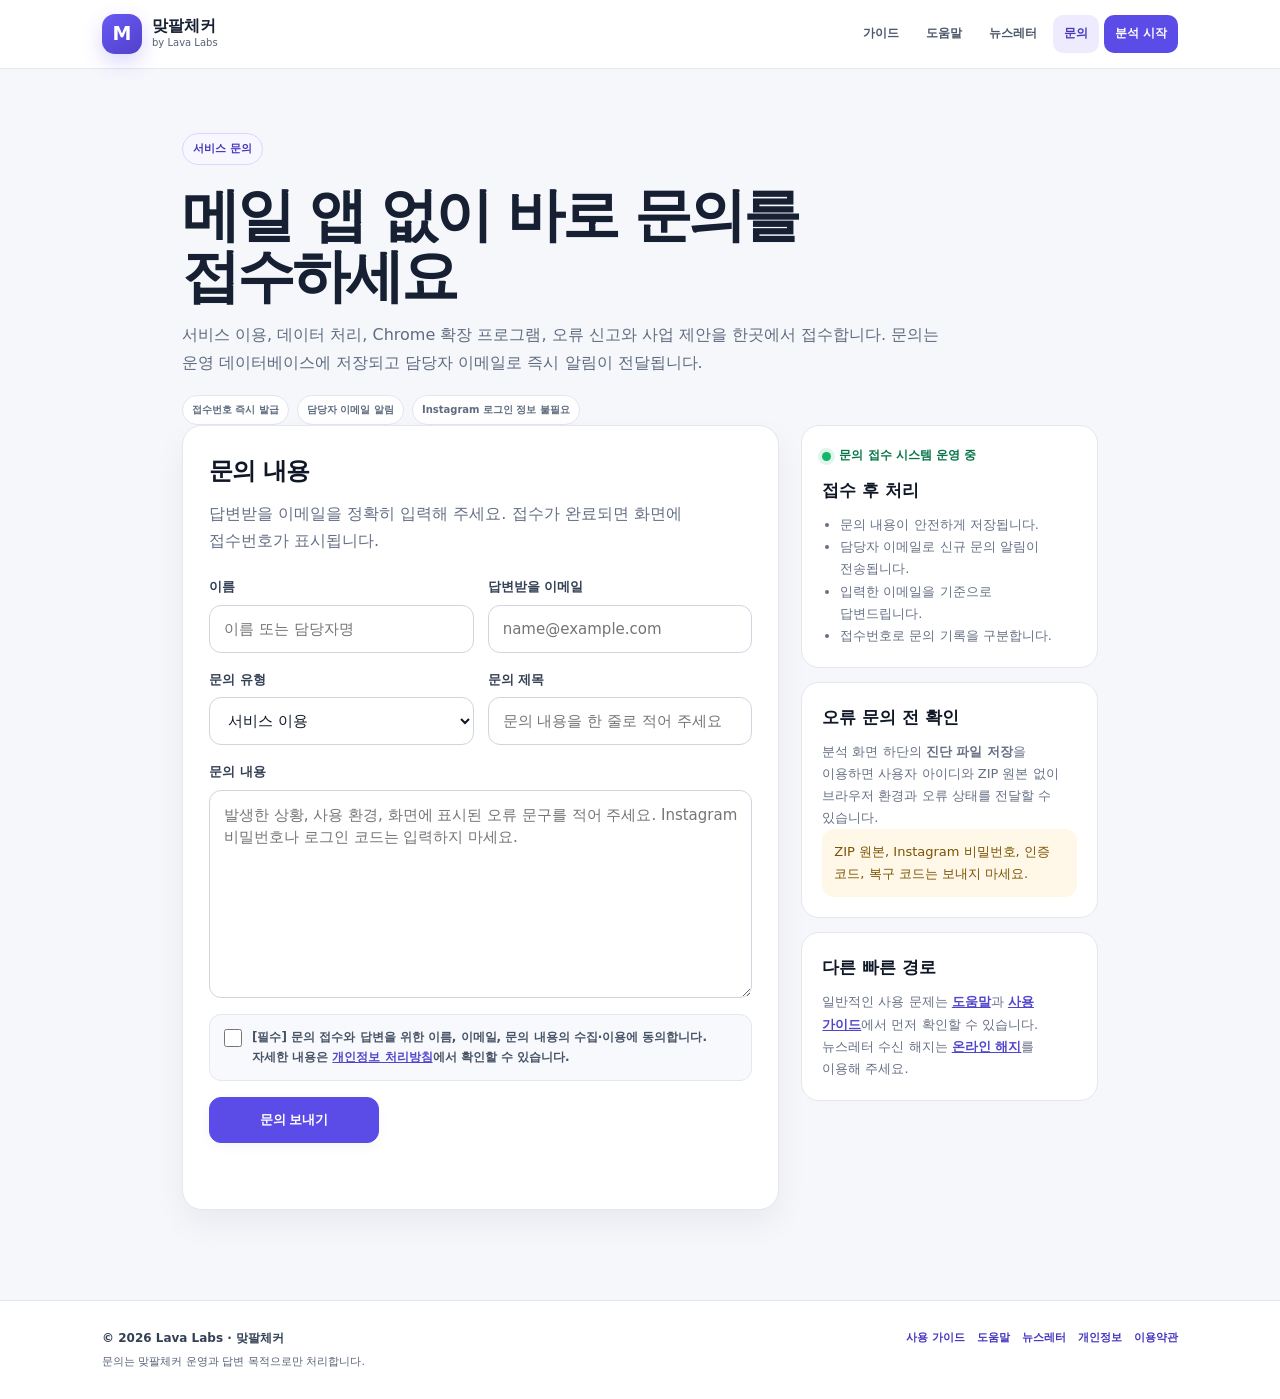
<file: pages/contact/index.html>
<!doctype html>
<html lang="ko">
<head>
  <meta charset="utf-8">
  <meta name="viewport" content="width=device-width,initial-scale=1">
  <meta http-equiv="Content-Security-Policy" content="default-src 'self'; style-src 'self'; script-src 'self'; img-src 'self' data:; connect-src 'self' https://jnciddblcndmthmmvqrz.supabase.co; object-src 'none'; base-uri 'self'; form-action 'self'; frame-src 'none'; upgrade-insecure-requests">
  <meta name="referrer" content="no-referrer">
  <meta name="description" content="맞팔체커 서비스 이용, 데이터 처리, Chrome 확장 프로그램과 오류에 관한 문의를 안전하게 접수합니다.">
  <link rel="canonical" href="https://unfollow.lavalabs.co.kr/contact/">
  <link rel="icon" href="/favicon.svg" type="image/svg+xml">
  <link rel="stylesheet" href="/assets/site-pages-v15.css?v=15.0">
  <link rel="stylesheet" href="/assets/site-pages-v15-a11y.css?v=15.1">
  <link rel="stylesheet" href="/assets/site-pages-v16.css?v=16.0">
  <link rel="stylesheet" href="/assets/contact-v21.css?v=21.0">
  <title>문의하기 | 맞팔체커</title>
</head>
<body>
<a class="pageSkip" href="#main">본문으로 바로가기</a>
<header class="pageHeader"><div class="pageHeaderInner">
  <a class="pageBrand" href="/"><span class="pageLogo">M</span><span class="pageBrandText"><strong>맞팔체커</strong><span>by Lava Labs</span></span></a>
  <nav class="pageNav" aria-label="주요 메뉴"><a href="/guide/">가이드</a><a href="/help/">도움말</a><a href="/newsletter/">뉴스레터</a><a href="/contact/" aria-current="page">문의</a><a class="primary" href="/">분석 시작</a></nav>
</div></header>
<main id="main" class="pageMain">
  <section class="pageHero"><span class="pageEyebrow">서비스 문의</span><h1>메일 앱 없이 바로 문의를 접수하세요</h1><p>서비스 이용, 데이터 처리, Chrome 확장 프로그램, 오류 신고와 사업 제안을 한곳에서 접수합니다. 문의는 운영 데이터베이스에 저장되고 담당자 이메일로 즉시 알림이 전달됩니다.</p><div class="policyMetaV16"><span>접수번호 즉시 발급</span><span>담당자 이메일 알림</span><span>Instagram 로그인 정보 불필요</span></div></section>

  <div class="contactLayoutV21">
    <section class="contactPanelV21" aria-labelledby="contactTitleV21">
      <h2 id="contactTitleV21">문의 내용</h2>
      <p>답변받을 이메일을 정확히 입력해 주세요. 접수가 완료되면 화면에 접수번호가 표시됩니다.</p>
      <form class="contactFormV21" data-contact-form novalidate>
        <div class="contactPairV21">
          <label><span>이름</span><input type="text" name="name" maxlength="80" autocomplete="name" placeholder="이름 또는 담당자명" required></label>
          <label><span>답변받을 이메일</span><input type="email" name="email" maxlength="254" autocomplete="email" inputmode="email" placeholder="name@example.com" required></label>
        </div>
        <div class="contactPairV21">
          <label><span>문의 유형</span><select name="category" required><option value="service">서비스 이용</option><option value="extension">Chrome 확장 프로그램</option><option value="bug">오류 신고</option><option value="data">데이터 처리</option><option value="privacy">개인정보</option><option value="premium">프리미엄</option><option value="partnership">제휴·사업</option><option value="other">기타</option></select></label>
          <label><span>문의 제목</span><input type="text" name="subject" minlength="2" maxlength="160" placeholder="문의 내용을 한 줄로 적어 주세요" required></label>
        </div>
        <label><span>문의 내용</span><textarea name="message" minlength="10" maxlength="5000" rows="8" placeholder="발생한 상황, 사용 환경, 화면에 표시된 오류 문구를 적어 주세요. Instagram 비밀번호나 로그인 코드는 입력하지 마세요." required></textarea></label>
        <label class="contactHoneypotV21" aria-hidden="true">웹사이트<input type="text" name="website" tabindex="-1" autocomplete="off"></label>
        <label class="contactConsentV21"><input type="checkbox" name="privacyConsent" required><span><b>[필수]</b> 문의 접수와 답변을 위한 이름, 이메일, 문의 내용의 수집·이용에 동의합니다. 자세한 내용은 <a href="/privacy/#inquiry">개인정보 처리방침</a>에서 확인할 수 있습니다.</span></label>
        <button class="pageButton primary contactSubmitV21" type="submit">문의 보내기</button>
        <p class="contactResultV21" data-contact-result role="status" aria-live="polite"></p>
      </form>
    </section>

    <aside class="contactAsideV21" aria-label="문의 안내">
      <section class="contactInfoCardV21"><div class="contactStatusV21">문의 접수 시스템 운영 중</div><h2>접수 후 처리</h2><ul><li>문의 내용이 안전하게 저장됩니다.</li><li>담당자 이메일로 신규 문의 알림이 전송됩니다.</li><li>입력한 이메일을 기준으로 답변드립니다.</li><li>접수번호로 문의 기록을 구분합니다.</li></ul></section>
      <section class="contactInfoCardV21"><h2>오류 문의 전 확인</h2><p>분석 화면 하단의 <strong>진단 파일 저장</strong>을 이용하면 사용자 아이디와 ZIP 원본 없이 브라우저 환경과 오류 상태를 전달할 수 있습니다.</p><p class="contactSafetyV21">ZIP 원본, Instagram 비밀번호, 인증 코드, 복구 코드는 보내지 마세요.</p></section>
      <section class="contactInfoCardV21"><h2>다른 빠른 경로</h2><p>일반적인 사용 문제는 <a href="/help/">도움말</a>과 <a href="/guide/">사용 가이드</a>에서 먼저 확인할 수 있습니다. 뉴스레터 수신 해지는 <a href="/newsletter/#unsubscribe">온라인 해지</a>를 이용해 주세요.</p></section>
    </aside>
  </div>
</main>
<footer class="pageFooter"><div class="pageFooterInner"><div><strong>© 2026 Lava Labs · 맞팔체커</strong>문의는 맞팔체커 운영과 답변 목적으로만 처리합니다.</div><nav><a href="/guide/">사용 가이드</a><a href="/help/">도움말</a><a href="/newsletter/">뉴스레터</a><a href="/privacy/">개인정보</a><a href="/terms/">이용약관</a></nav></div></footer>
<script src="/assets/contact-v21.js?v=21.0" defer></script>
</body>
</html>
</file>
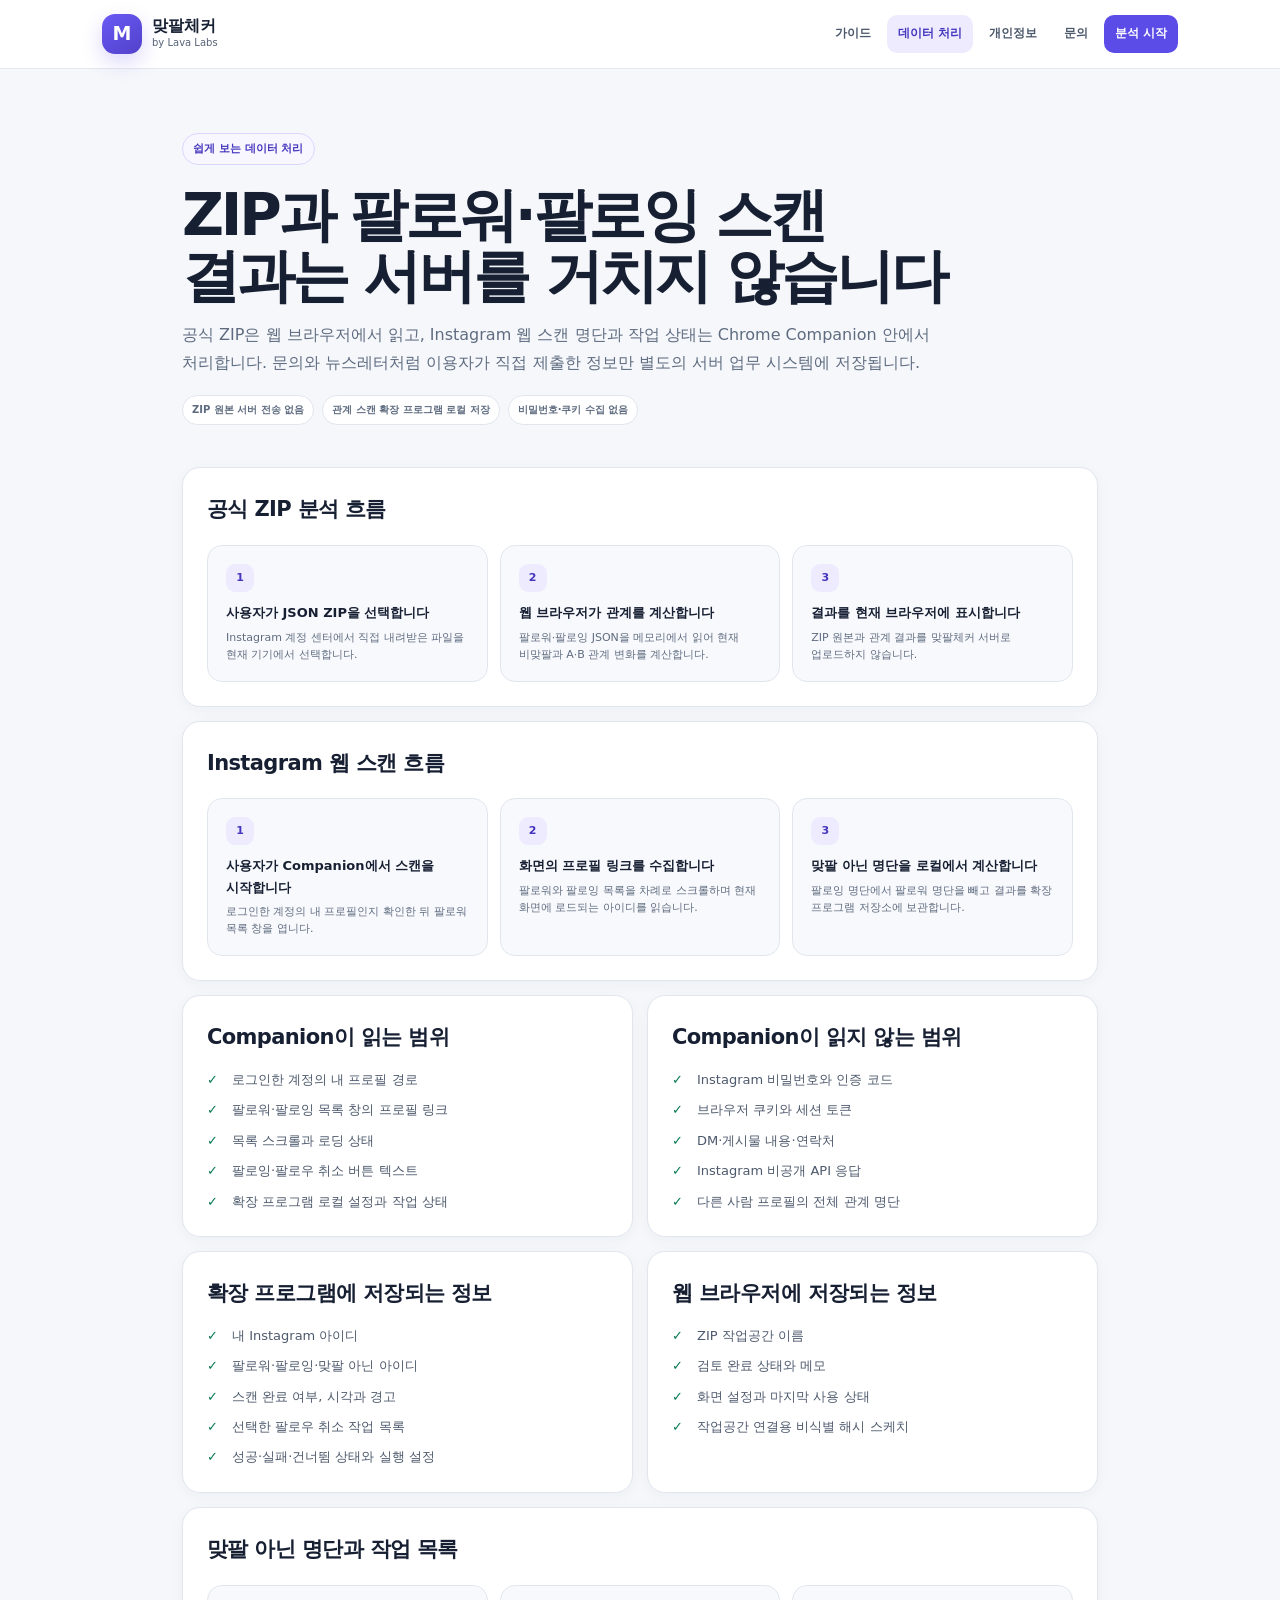
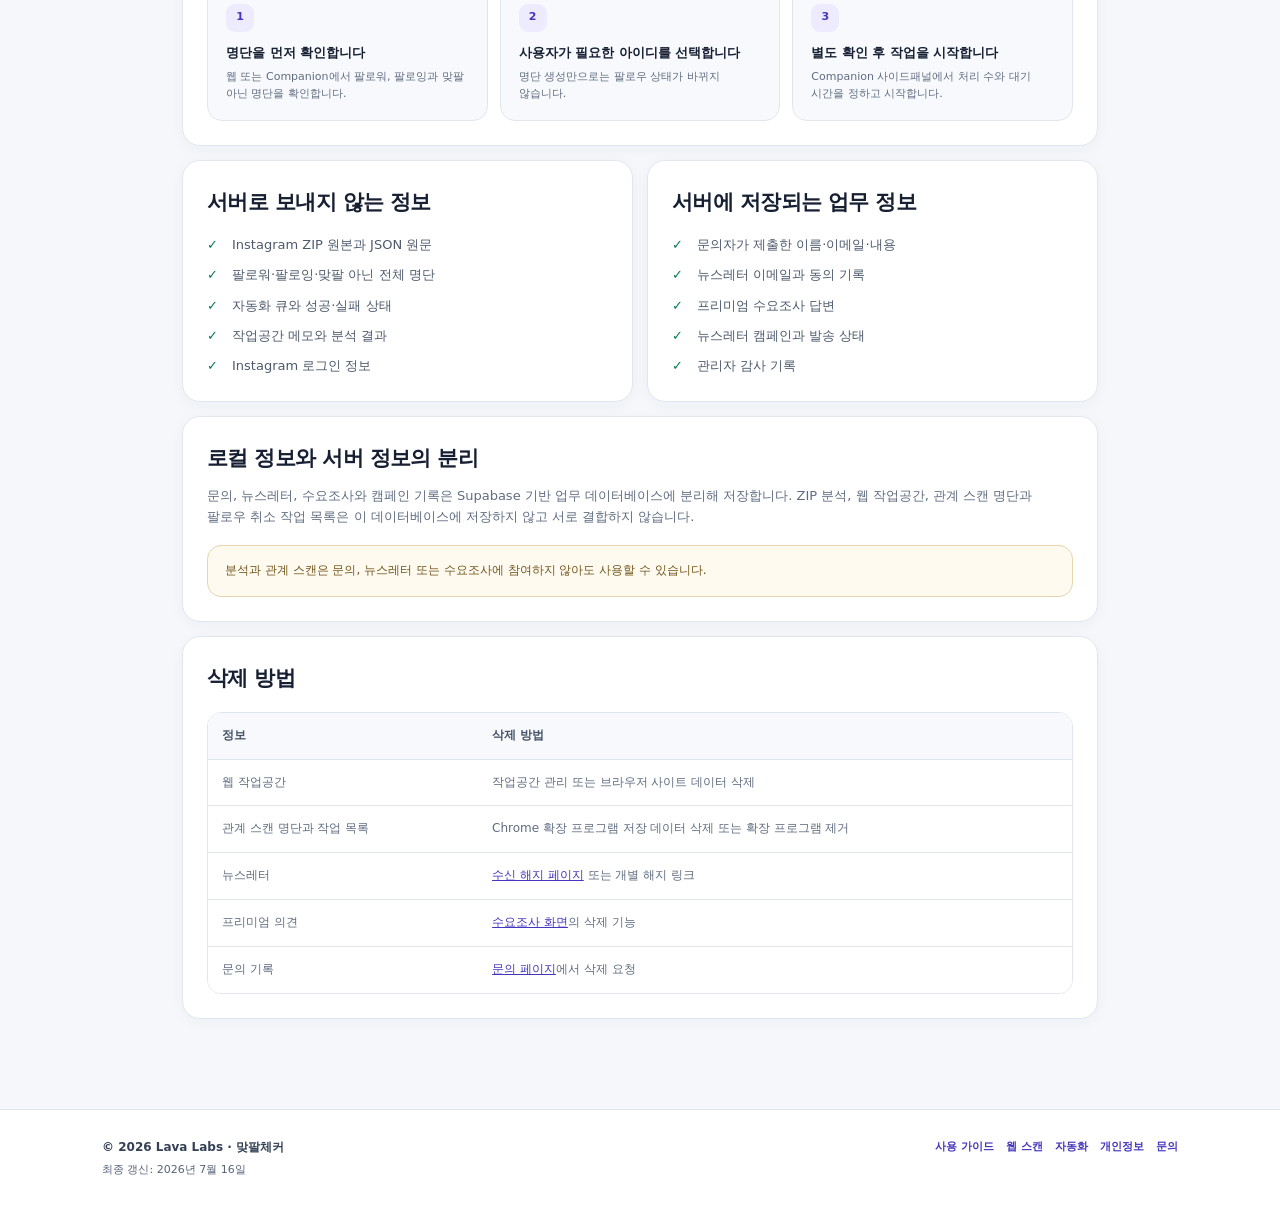
<file: pages/data/index.html>
<!doctype html>
<html lang="ko">
<head>
  <meta charset="utf-8">
  <meta name="viewport" content="width=device-width,initial-scale=1">
  <meta http-equiv="Content-Security-Policy" content="default-src 'self'; style-src 'self'; img-src 'self' data:; connect-src 'self'; object-src 'none'; base-uri 'self'; form-action 'self'; frame-src 'none'; upgrade-insecure-requests">
  <meta name="description" content="맞팔체커의 공식 ZIP 분석, Instagram 팔로워·팔로잉 웹 스캔, Companion 작업 목록과 서버 업무 정보의 처리 흐름입니다.">
  <link rel="canonical" href="https://unfollow.lavalabs.co.kr/data/">
  <link rel="icon" href="/favicon.svg" type="image/svg+xml">
  <link rel="stylesheet" href="/assets/site-pages-v15.css?v=15.0">
  <link rel="stylesheet" href="/assets/site-pages-v15-a11y.css?v=15.1">
  <link rel="stylesheet" href="/assets/site-pages-v16.css?v=16.0">
  <title>데이터 처리 안내 | 맞팔체커</title>
</head>
<body>
<a class="pageSkip" href="#main">본문으로 바로가기</a>
<header class="pageHeader"><div class="pageHeaderInner">
  <a class="pageBrand" href="/"><span class="pageLogo">M</span><span class="pageBrandText"><strong>맞팔체커</strong><span>by Lava Labs</span></span></a>
  <nav class="pageNav" aria-label="주요 메뉴"><a href="/guide/">가이드</a><a href="/data/" aria-current="page">데이터 처리</a><a href="/privacy/">개인정보</a><a href="/contact/">문의</a><a class="primary" href="/">분석 시작</a></nav>
</div></header>
<main id="main" class="pageMain">
  <section class="pageHero"><span class="pageEyebrow">쉽게 보는 데이터 처리</span><h1>ZIP과 팔로워·팔로잉 스캔 결과는 서버를 거치지 않습니다</h1><p>공식 ZIP은 웹 브라우저에서 읽고, Instagram 웹 스캔 명단과 작업 상태는 Chrome Companion 안에서 처리합니다. 문의와 뉴스레터처럼 이용자가 직접 제출한 정보만 별도의 서버 업무 시스템에 저장됩니다.</p><div class="policyMetaV16"><span>ZIP 원본 서버 전송 없음</span><span>관계 스캔 확장 프로그램 로컬 저장</span><span>비밀번호·쿠키 수집 없음</span></div></section>

  <div class="pageGrid">
    <section class="pageCard full"><h2>공식 ZIP 분석 흐름</h2><div class="dataFlowV16"><div><b>1</b><strong>사용자가 JSON ZIP을 선택합니다</strong><span>Instagram 계정 센터에서 직접 내려받은 파일을 현재 기기에서 선택합니다.</span></div><div><b>2</b><strong>웹 브라우저가 관계를 계산합니다</strong><span>팔로워·팔로잉 JSON을 메모리에서 읽어 현재 비맞팔과 A·B 관계 변화를 계산합니다.</span></div><div><b>3</b><strong>결과를 현재 브라우저에 표시합니다</strong><span>ZIP 원본과 관계 결과를 맞팔체커 서버로 업로드하지 않습니다.</span></div></div></section>

    <section class="pageCard full"><h2>Instagram 웹 스캔 흐름</h2><div class="dataFlowV16"><div><b>1</b><strong>사용자가 Companion에서 스캔을 시작합니다</strong><span>로그인한 계정의 내 프로필인지 확인한 뒤 팔로워 목록 창을 엽니다.</span></div><div><b>2</b><strong>화면의 프로필 링크를 수집합니다</strong><span>팔로워와 팔로잉 목록을 차례로 스크롤하며 현재 화면에 로드되는 아이디를 읽습니다.</span></div><div><b>3</b><strong>맞팔 아닌 명단을 로컬에서 계산합니다</strong><span>팔로잉 명단에서 팔로워 명단을 빼고 결과를 확장 프로그램 저장소에 보관합니다.</span></div></div></section>

    <section class="pageCard"><h2>Companion이 읽는 범위</h2><ul class="checkList"><li>로그인한 계정의 내 프로필 경로</li><li>팔로워·팔로잉 목록 창의 프로필 링크</li><li>목록 스크롤과 로딩 상태</li><li>팔로잉·팔로우 취소 버튼 텍스트</li><li>확장 프로그램 로컬 설정과 작업 상태</li></ul></section>
    <section class="pageCard"><h2>Companion이 읽지 않는 범위</h2><ul class="checkList"><li>Instagram 비밀번호와 인증 코드</li><li>브라우저 쿠키와 세션 토큰</li><li>DM·게시물 내용·연락처</li><li>Instagram 비공개 API 응답</li><li>다른 사람 프로필의 전체 관계 명단</li></ul></section>

    <section class="pageCard"><h2>확장 프로그램에 저장되는 정보</h2><ul class="checkList"><li>내 Instagram 아이디</li><li>팔로워·팔로잉·맞팔 아닌 아이디</li><li>스캔 완료 여부, 시각과 경고</li><li>선택한 팔로우 취소 작업 목록</li><li>성공·실패·건너뜀 상태와 실행 설정</li></ul></section>
    <section class="pageCard"><h2>웹 브라우저에 저장되는 정보</h2><ul class="checkList"><li>ZIP 작업공간 이름</li><li>검토 완료 상태와 메모</li><li>화면 설정과 마지막 사용 상태</li><li>작업공간 연결용 비식별 해시 스케치</li></ul></section>

    <section class="pageCard full"><h2>맞팔 아닌 명단과 작업 목록</h2><div class="dataFlowV16"><div><b>1</b><strong>명단을 먼저 확인합니다</strong><span>웹 또는 Companion에서 팔로워, 팔로잉과 맞팔 아닌 명단을 확인합니다.</span></div><div><b>2</b><strong>사용자가 필요한 아이디를 선택합니다</strong><span>명단 생성만으로는 팔로우 상태가 바뀌지 않습니다.</span></div><div><b>3</b><strong>별도 확인 후 작업을 시작합니다</strong><span>Companion 사이드패널에서 처리 수와 대기 시간을 정하고 시작합니다.</span></div></div></section>

    <section class="pageCard"><h2>서버로 보내지 않는 정보</h2><ul class="checkList"><li>Instagram ZIP 원본과 JSON 원문</li><li>팔로워·팔로잉·맞팔 아닌 전체 명단</li><li>자동화 큐와 성공·실패 상태</li><li>작업공간 메모와 분석 결과</li><li>Instagram 로그인 정보</li></ul></section>
    <section class="pageCard"><h2>서버에 저장되는 업무 정보</h2><ul class="checkList"><li>문의자가 제출한 이름·이메일·내용</li><li>뉴스레터 이메일과 동의 기록</li><li>프리미엄 수요조사 답변</li><li>뉴스레터 캠페인과 발송 상태</li><li>관리자 감사 기록</li></ul></section>

    <section class="pageCard full"><h2>로컬 정보와 서버 정보의 분리</h2><p>문의, 뉴스레터, 수요조사와 캠페인 기록은 Supabase 기반 업무 데이터베이스에 분리해 저장합니다. ZIP 분석, 웹 작업공간, 관계 스캔 명단과 팔로우 취소 작업 목록은 이 데이터베이스에 저장하지 않고 서로 결합하지 않습니다.</p><div class="notice">분석과 관계 스캔은 문의, 뉴스레터 또는 수요조사에 참여하지 않아도 사용할 수 있습니다.</div></section>

    <section class="pageCard full"><h2>삭제 방법</h2><div class="tableWrap"><table><thead><tr><th>정보</th><th>삭제 방법</th></tr></thead><tbody><tr><td>웹 작업공간</td><td>작업공간 관리 또는 브라우저 사이트 데이터 삭제</td></tr><tr><td>관계 스캔 명단과 작업 목록</td><td>Chrome 확장 프로그램 저장 데이터 삭제 또는 확장 프로그램 제거</td></tr><tr><td>뉴스레터</td><td><a href="/newsletter/#unsubscribe">수신 해지 페이지</a> 또는 개별 해지 링크</td></tr><tr><td>프리미엄 의견</td><td><a href="/premium/#interest-survey">수요조사 화면</a>의 삭제 기능</td></tr><tr><td>문의 기록</td><td><a href="/contact/">문의 페이지</a>에서 삭제 요청</td></tr></tbody></table></div></section>
  </div>
</main>
<footer class="pageFooter"><div class="pageFooterInner"><div><strong>© 2026 Lava Labs · 맞팔체커</strong>최종 갱신: 2026년 7월 16일</div><nav><a href="/guide/">사용 가이드</a><a href="/#relationshipScanV23">웹 스캔</a><a href="/#automationV22">자동화</a><a href="/privacy/">개인정보</a><a href="/contact/">문의</a></nav></div></footer>
</body></html>
</file>
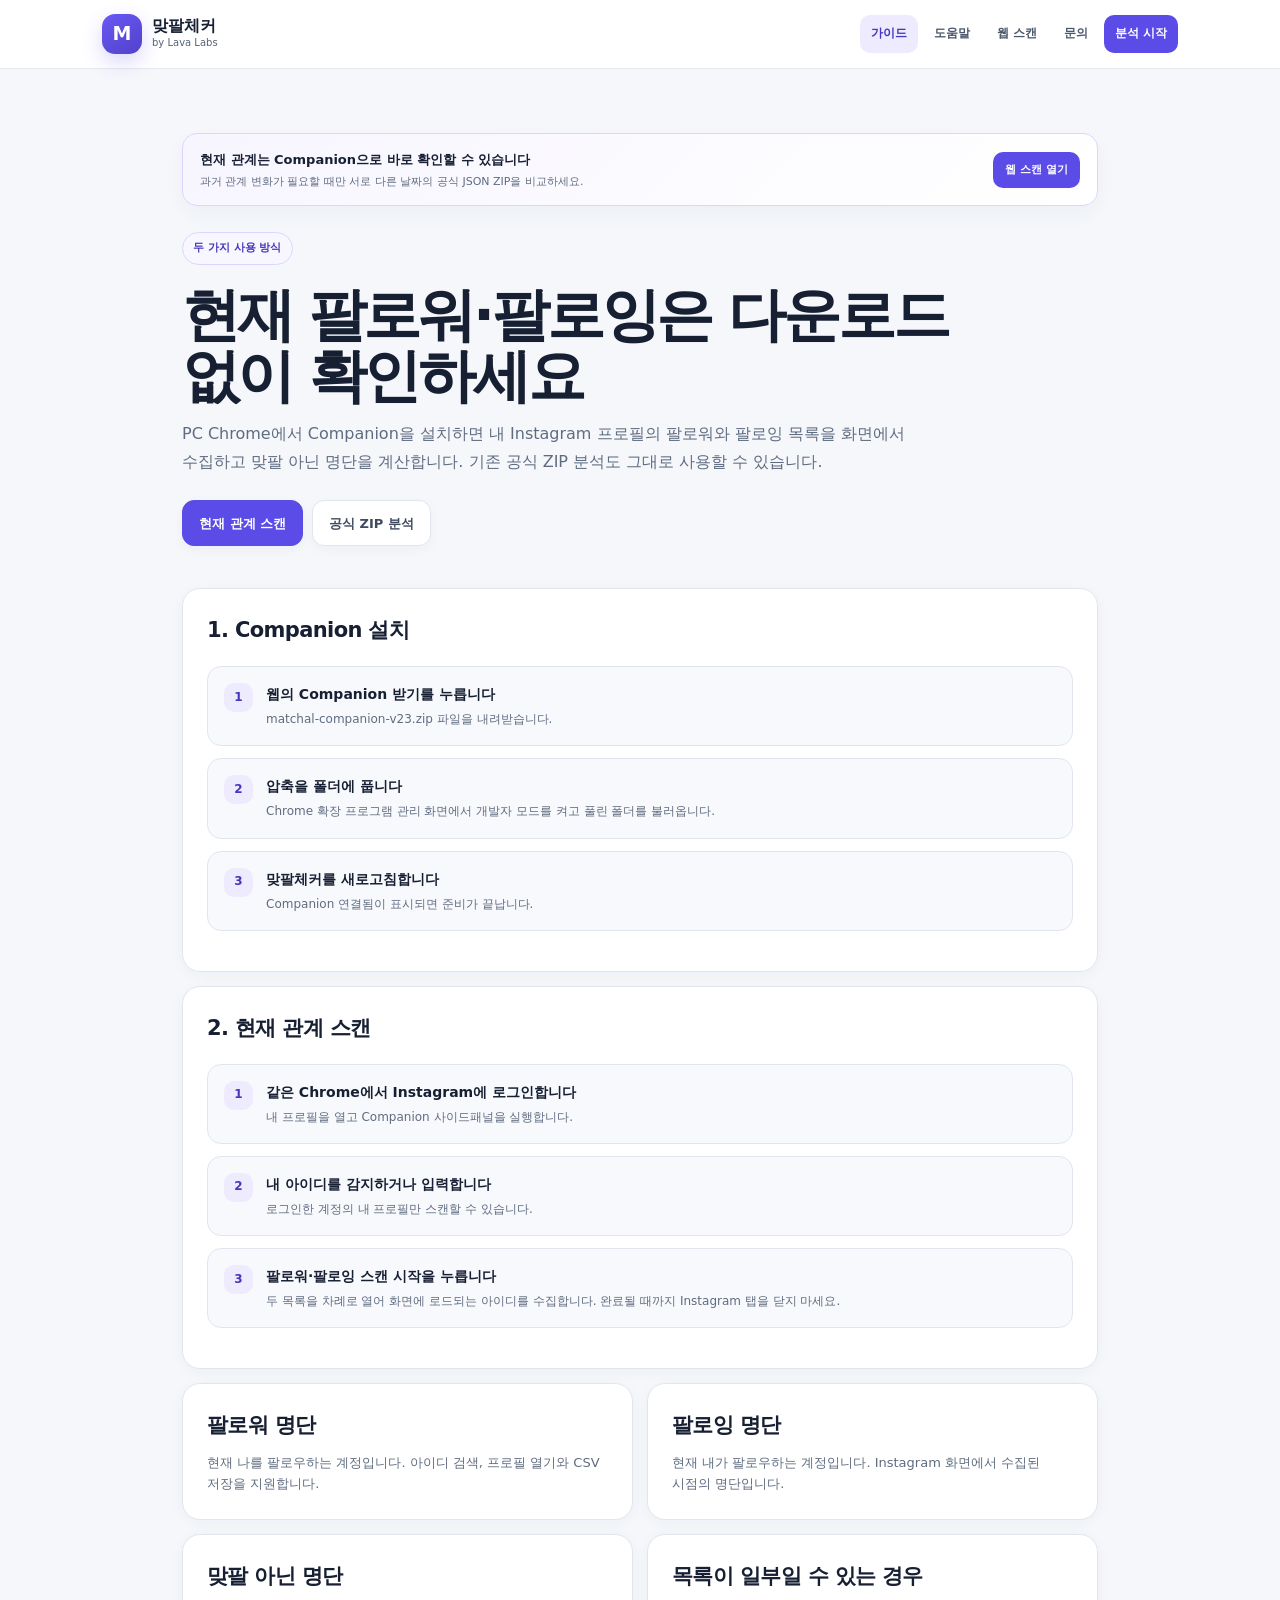
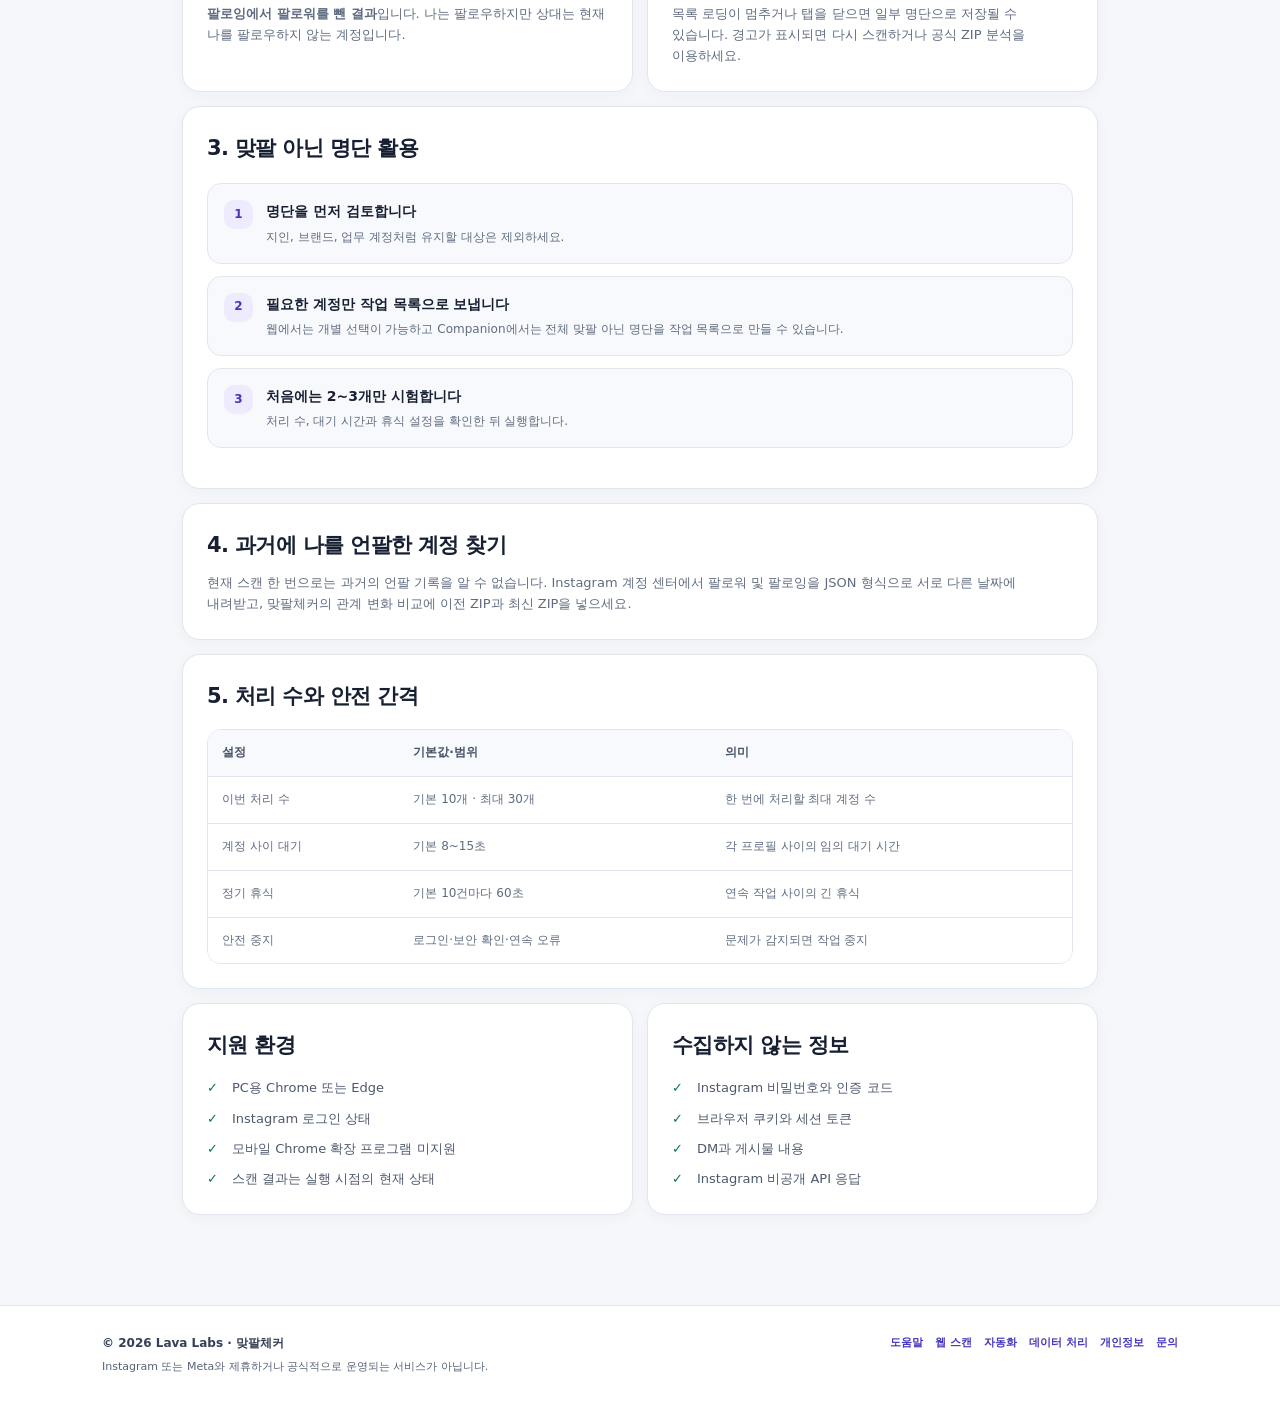
<file: pages/guide/index.html>
<!doctype html>
<html lang="ko">
<head>
  <meta charset="utf-8">
  <meta name="viewport" content="width=device-width,initial-scale=1">
  <meta http-equiv="Content-Security-Policy" content="default-src 'self'; style-src 'self'; img-src 'self' data:; connect-src 'self'; object-src 'none'; base-uri 'self'; form-action 'self'; frame-src 'none'; upgrade-insecure-requests">
  <meta name="description" content="Chrome Companion으로 Instagram 팔로워·팔로잉·맞팔 아닌 명단을 확인하거나 공식 JSON ZIP으로 과거 관계를 비교하는 방법입니다.">
  <link rel="canonical" href="https://unfollow.lavalabs.co.kr/guide/">
  <link rel="icon" href="/favicon.svg" type="image/svg+xml">
  <link rel="stylesheet" href="/assets/site-pages-v15.css?v=15.0">
  <link rel="stylesheet" href="/assets/site-pages-v15-a11y.css?v=15.1">
  <link rel="stylesheet" href="/assets/site-pages-v16.css?v=16.0">
  <title>사용 가이드 | 맞팔체커</title>
</head>
<body>
<a class="pageSkip" href="#main">본문으로 바로가기</a>
<header class="pageHeader"><div class="pageHeaderInner">
  <a class="pageBrand" href="/"><span class="pageLogo">M</span><span class="pageBrandText"><strong>맞팔체커</strong><span>by Lava Labs</span></span></a>
  <nav class="pageNav" aria-label="주요 메뉴"><a href="/guide/" aria-current="page">가이드</a><a href="/help/">도움말</a><a href="/#relationshipScanV23">웹 스캔</a><a href="/contact/">문의</a><a class="primary" href="/">분석 시작</a></nav>
</div></header>
<main id="main" class="pageMain">
  <div class="pageNoticeBannerV16"><div><strong>현재 관계는 Companion으로 바로 확인할 수 있습니다</strong><span>과거 관계 변화가 필요할 때만 서로 다른 날짜의 공식 JSON ZIP을 비교하세요.</span></div><a href="/#relationshipScanV23">웹 스캔 열기</a></div>
  <section class="pageHero"><span class="pageEyebrow">두 가지 사용 방식</span><h1>현재 팔로워·팔로잉은 다운로드 없이 확인하세요</h1><p>PC Chrome에서 Companion을 설치하면 내 Instagram 프로필의 팔로워와 팔로잉 목록을 화면에서 수집하고 맞팔 아닌 명단을 계산합니다. 기존 공식 ZIP 분석도 그대로 사용할 수 있습니다.</p><div class="pageActions"><a class="pageButton primary" href="/#relationshipScanV23">현재 관계 스캔</a><a class="pageButton" href="/">공식 ZIP 분석</a></div></section>
  <div class="pageGrid">
    <section class="pageCard full"><h2>1. Companion 설치</h2><ol class="stepList"><li><strong>웹의 Companion 받기를 누릅니다</strong><span>matchal-companion-v23.zip 파일을 내려받습니다.</span></li><li><strong>압축을 폴더에 풉니다</strong><span>Chrome 확장 프로그램 관리 화면에서 개발자 모드를 켜고 풀린 폴더를 불러옵니다.</span></li><li><strong>맞팔체커를 새로고침합니다</strong><span>Companion 연결됨이 표시되면 준비가 끝납니다.</span></li></ol></section>
    <section class="pageCard full"><h2>2. 현재 관계 스캔</h2><ol class="stepList"><li><strong>같은 Chrome에서 Instagram에 로그인합니다</strong><span>내 프로필을 열고 Companion 사이드패널을 실행합니다.</span></li><li><strong>내 아이디를 감지하거나 입력합니다</strong><span>로그인한 계정의 내 프로필만 스캔할 수 있습니다.</span></li><li><strong>팔로워·팔로잉 스캔 시작을 누릅니다</strong><span>두 목록을 차례로 열어 화면에 로드되는 아이디를 수집합니다. 완료될 때까지 Instagram 탭을 닫지 마세요.</span></li></ol></section>
    <section class="pageCard"><h2>팔로워 명단</h2><p>현재 나를 팔로우하는 계정입니다. 아이디 검색, 프로필 열기와 CSV 저장을 지원합니다.</p></section>
    <section class="pageCard"><h2>팔로잉 명단</h2><p>현재 내가 팔로우하는 계정입니다. Instagram 화면에서 수집된 시점의 명단입니다.</p></section>
    <section class="pageCard"><h2>맞팔 아닌 명단</h2><p><strong>팔로잉에서 팔로워를 뺀 결과</strong>입니다. 나는 팔로우하지만 상대는 현재 나를 팔로우하지 않는 계정입니다.</p></section>
    <section class="pageCard"><h2>목록이 일부일 수 있는 경우</h2><p>목록 로딩이 멈추거나 탭을 닫으면 일부 명단으로 저장될 수 있습니다. 경고가 표시되면 다시 스캔하거나 공식 ZIP 분석을 이용하세요.</p></section>
    <section class="pageCard full"><h2>3. 맞팔 아닌 명단 활용</h2><ol class="stepList"><li><strong>명단을 먼저 검토합니다</strong><span>지인, 브랜드, 업무 계정처럼 유지할 대상은 제외하세요.</span></li><li><strong>필요한 계정만 작업 목록으로 보냅니다</strong><span>웹에서는 개별 선택이 가능하고 Companion에서는 전체 맞팔 아닌 명단을 작업 목록으로 만들 수 있습니다.</span></li><li><strong>처음에는 2~3개만 시험합니다</strong><span>처리 수, 대기 시간과 휴식 설정을 확인한 뒤 실행합니다.</span></li></ol></section>
    <section class="pageCard full"><h2>4. 과거에 나를 언팔한 계정 찾기</h2><p>현재 스캔 한 번으로는 과거의 언팔 기록을 알 수 없습니다. Instagram 계정 센터에서 팔로워 및 팔로잉을 JSON 형식으로 서로 다른 날짜에 내려받고, 맞팔체커의 관계 변화 비교에 이전 ZIP과 최신 ZIP을 넣으세요.</p></section>
    <section class="pageCard full"><h2>5. 처리 수와 안전 간격</h2><div class="tableWrap"><table><thead><tr><th>설정</th><th>기본값·범위</th><th>의미</th></tr></thead><tbody><tr><td>이번 처리 수</td><td>기본 10개 · 최대 30개</td><td>한 번에 처리할 최대 계정 수</td></tr><tr><td>계정 사이 대기</td><td>기본 8~15초</td><td>각 프로필 사이의 임의 대기 시간</td></tr><tr><td>정기 휴식</td><td>기본 10건마다 60초</td><td>연속 작업 사이의 긴 휴식</td></tr><tr><td>안전 중지</td><td>로그인·보안 확인·연속 오류</td><td>문제가 감지되면 작업 중지</td></tr></tbody></table></div></section>
    <section class="pageCard"><h2>지원 환경</h2><ul class="checkList"><li>PC용 Chrome 또는 Edge</li><li>Instagram 로그인 상태</li><li>모바일 Chrome 확장 프로그램 미지원</li><li>스캔 결과는 실행 시점의 현재 상태</li></ul></section>
    <section class="pageCard"><h2>수집하지 않는 정보</h2><ul class="checkList"><li>Instagram 비밀번호와 인증 코드</li><li>브라우저 쿠키와 세션 토큰</li><li>DM과 게시물 내용</li><li>Instagram 비공개 API 응답</li></ul></section>
  </div>
</main>
<footer class="pageFooter"><div class="pageFooterInner"><div><strong>© 2026 Lava Labs · 맞팔체커</strong>Instagram 또는 Meta와 제휴하거나 공식적으로 운영되는 서비스가 아닙니다.</div><nav><a href="/help/">도움말</a><a href="/#relationshipScanV23">웹 스캔</a><a href="/#automationV22">자동화</a><a href="/data/">데이터 처리</a><a href="/privacy/">개인정보</a><a href="/contact/">문의</a></nav></div></footer>
</body></html>
</file>
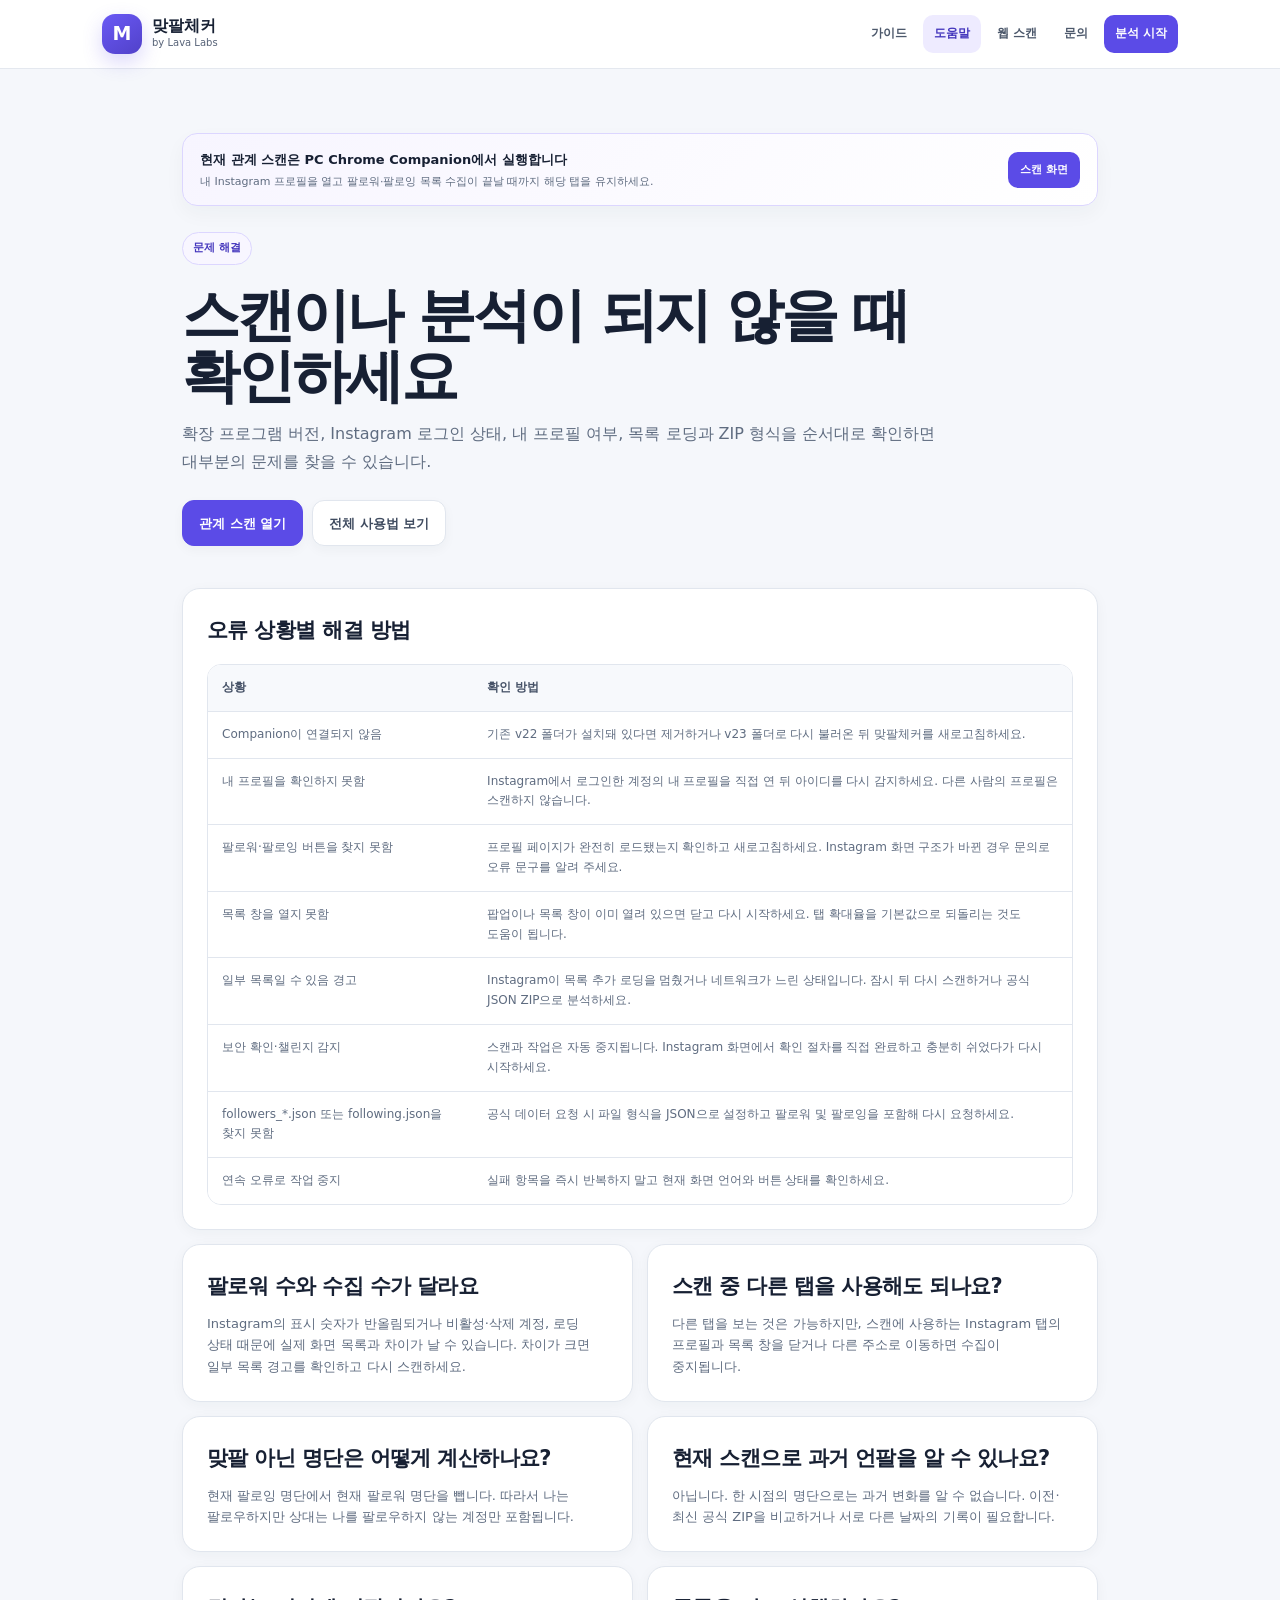
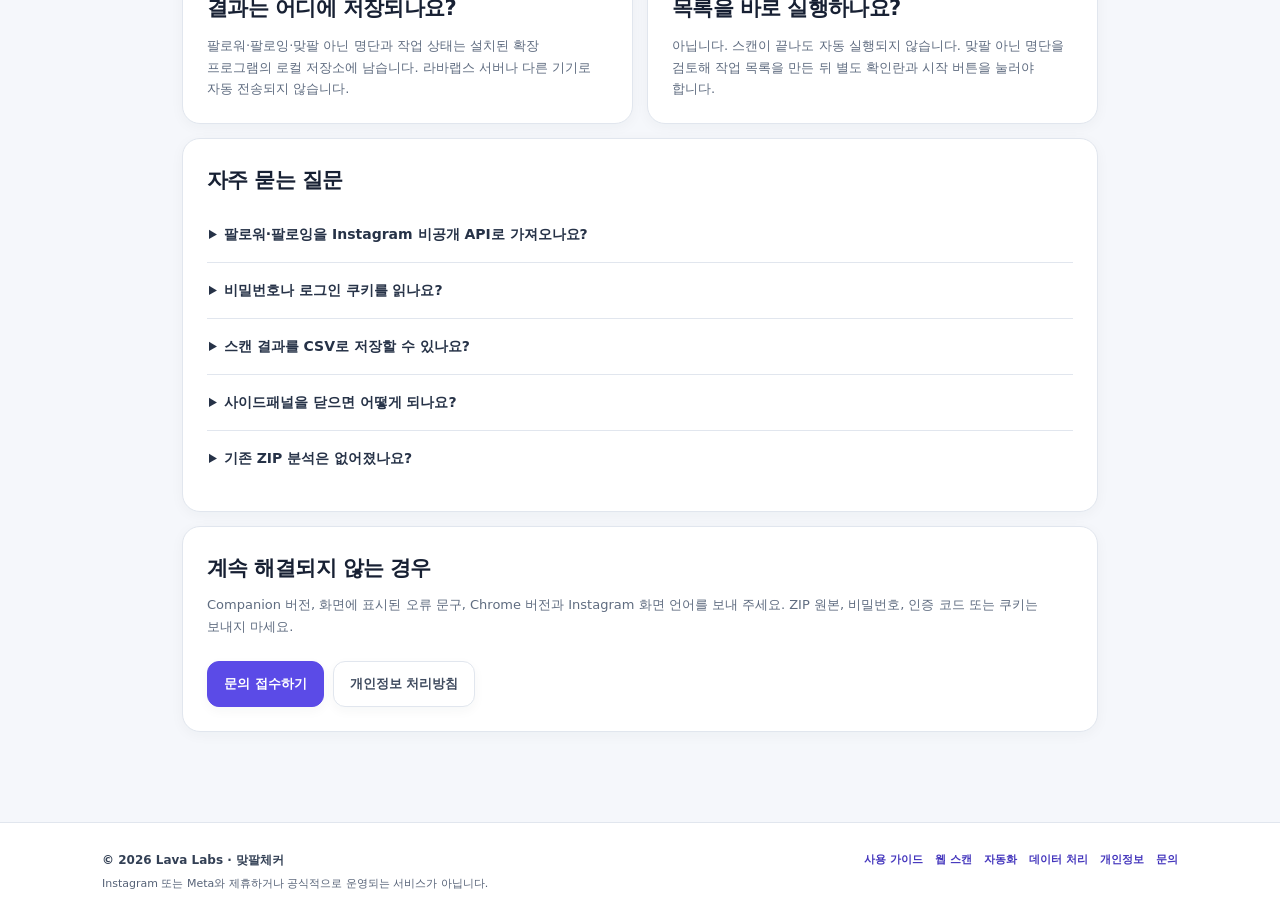
<file: pages/help/index.html>
<!doctype html>
<html lang="ko">
<head>
  <meta charset="utf-8">
  <meta name="viewport" content="width=device-width,initial-scale=1">
  <meta http-equiv="Content-Security-Policy" content="default-src 'self'; style-src 'self'; img-src 'self' data:; connect-src 'self'; object-src 'none'; base-uri 'self'; form-action 'self'; frame-src 'none'; upgrade-insecure-requests">
  <meta name="description" content="맞팔체커 Instagram 웹 스캔, ZIP 분석, 팔로우 취소 자동화와 확장 프로그램 문제 해결 도움말입니다.">
  <link rel="canonical" href="https://unfollow.lavalabs.co.kr/help/">
  <link rel="icon" href="/favicon.svg" type="image/svg+xml">
  <link rel="stylesheet" href="/assets/site-pages-v15.css?v=15.0">
  <link rel="stylesheet" href="/assets/site-pages-v15-a11y.css?v=15.1">
  <link rel="stylesheet" href="/assets/site-pages-v16.css?v=16.0">
  <title>도움말 | 맞팔체커</title>
</head>
<body>
<a class="pageSkip" href="#main">본문으로 바로가기</a>
<header class="pageHeader"><div class="pageHeaderInner">
  <a class="pageBrand" href="/"><span class="pageLogo">M</span><span class="pageBrandText"><strong>맞팔체커</strong><span>by Lava Labs</span></span></a>
  <nav class="pageNav" aria-label="주요 메뉴"><a href="/guide/">가이드</a><a href="/help/" aria-current="page">도움말</a><a href="/#relationshipScanV23">웹 스캔</a><a href="/contact/">문의</a><a class="primary" href="/">분석 시작</a></nav>
</div></header>
<main id="main" class="pageMain">
  <div class="pageNoticeBannerV16"><div><strong>현재 관계 스캔은 PC Chrome Companion에서 실행합니다</strong><span>내 Instagram 프로필을 열고 팔로워·팔로잉 목록 수집이 끝날 때까지 해당 탭을 유지하세요.</span></div><a href="/#relationshipScanV23">스캔 화면</a></div>
  <section class="pageHero"><span class="pageEyebrow">문제 해결</span><h1>스캔이나 분석이 되지 않을 때 확인하세요</h1><p>확장 프로그램 버전, Instagram 로그인 상태, 내 프로필 여부, 목록 로딩과 ZIP 형식을 순서대로 확인하면 대부분의 문제를 찾을 수 있습니다.</p><div class="pageActions"><a class="pageButton primary" href="/#relationshipScanV23">관계 스캔 열기</a><a class="pageButton" href="/guide/">전체 사용법 보기</a></div></section>
  <div class="pageGrid">
    <section class="pageCard full"><h2>오류 상황별 해결 방법</h2><div class="tableWrap"><table><thead><tr><th>상황</th><th>확인 방법</th></tr></thead><tbody><tr><td>Companion이 연결되지 않음</td><td>기존 v22 폴더가 설치돼 있다면 제거하거나 v23 폴더로 다시 불러온 뒤 맞팔체커를 새로고침하세요.</td></tr><tr><td>내 프로필을 확인하지 못함</td><td>Instagram에서 로그인한 계정의 내 프로필을 직접 연 뒤 아이디를 다시 감지하세요. 다른 사람의 프로필은 스캔하지 않습니다.</td></tr><tr><td>팔로워·팔로잉 버튼을 찾지 못함</td><td>프로필 페이지가 완전히 로드됐는지 확인하고 새로고침하세요. Instagram 화면 구조가 바뀐 경우 문의로 오류 문구를 알려 주세요.</td></tr><tr><td>목록 창을 열지 못함</td><td>팝업이나 목록 창이 이미 열려 있으면 닫고 다시 시작하세요. 탭 확대율을 기본값으로 되돌리는 것도 도움이 됩니다.</td></tr><tr><td>일부 목록일 수 있음 경고</td><td>Instagram이 목록 추가 로딩을 멈췄거나 네트워크가 느린 상태입니다. 잠시 뒤 다시 스캔하거나 공식 JSON ZIP으로 분석하세요.</td></tr><tr><td>보안 확인·챌린지 감지</td><td>스캔과 작업은 자동 중지됩니다. Instagram 화면에서 확인 절차를 직접 완료하고 충분히 쉬었다가 다시 시작하세요.</td></tr><tr><td>followers_*.json 또는 following.json을 찾지 못함</td><td>공식 데이터 요청 시 파일 형식을 JSON으로 설정하고 팔로워 및 팔로잉을 포함해 다시 요청하세요.</td></tr><tr><td>연속 오류로 작업 중지</td><td>실패 항목을 즉시 반복하지 말고 현재 화면 언어와 버튼 상태를 확인하세요.</td></tr></tbody></table></div></section>

    <section class="pageCard"><h2>팔로워 수와 수집 수가 달라요</h2><p>Instagram의 표시 숫자가 반올림되거나 비활성·삭제 계정, 로딩 상태 때문에 실제 화면 목록과 차이가 날 수 있습니다. 차이가 크면 일부 목록 경고를 확인하고 다시 스캔하세요.</p></section>
    <section class="pageCard"><h2>스캔 중 다른 탭을 사용해도 되나요?</h2><p>다른 탭을 보는 것은 가능하지만, 스캔에 사용하는 Instagram 탭의 프로필과 목록 창을 닫거나 다른 주소로 이동하면 수집이 중지됩니다.</p></section>
    <section class="pageCard"><h2>맞팔 아닌 명단은 어떻게 계산하나요?</h2><p>현재 팔로잉 명단에서 현재 팔로워 명단을 뺍니다. 따라서 나는 팔로우하지만 상대는 나를 팔로우하지 않는 계정만 포함됩니다.</p></section>
    <section class="pageCard"><h2>현재 스캔으로 과거 언팔을 알 수 있나요?</h2><p>아닙니다. 한 시점의 명단으로는 과거 변화를 알 수 없습니다. 이전·최신 공식 ZIP을 비교하거나 서로 다른 날짜의 기록이 필요합니다.</p></section>
    <section class="pageCard"><h2>결과는 어디에 저장되나요?</h2><p>팔로워·팔로잉·맞팔 아닌 명단과 작업 상태는 설치된 확장 프로그램의 로컬 저장소에 남습니다. 라바랩스 서버나 다른 기기로 자동 전송되지 않습니다.</p></section>
    <section class="pageCard"><h2>목록을 바로 실행하나요?</h2><p>아닙니다. 스캔이 끝나도 자동 실행되지 않습니다. 맞팔 아닌 명단을 검토해 작업 목록을 만든 뒤 별도 확인란과 시작 버튼을 눌러야 합니다.</p></section>

    <section class="pageCard full"><h2>자주 묻는 질문</h2><details><summary>팔로워·팔로잉을 Instagram 비공개 API로 가져오나요?</summary><p>아니요. Companion은 내 프로필에서 사용자가 볼 수 있는 목록 창의 프로필 링크를 읽고 스크롤합니다. 비공개 API 요청을 만들지 않습니다.</p></details><details><summary>비밀번호나 로그인 쿠키를 읽나요?</summary><p>아니요. 비밀번호, 인증 코드, 쿠키와 세션 토큰을 읽지 않습니다. 이미 로그인된 Instagram 탭의 화면만 사용합니다.</p></details><details><summary>스캔 결과를 CSV로 저장할 수 있나요?</summary><p>네. Companion에서 팔로워, 팔로잉 또는 맞팔 아닌 탭을 선택하고 CSV 버튼을 누르면 현재 명단을 저장할 수 있습니다.</p></details><details><summary>사이드패널을 닫으면 어떻게 되나요?</summary><p>진행 중인 스캔이나 팔로우 취소 작업은 중지됩니다. 저장된 명단과 완료 상태는 남지만 자동 재시작하지 않습니다.</p></details><details><summary>기존 ZIP 분석은 없어졌나요?</summary><p>아닙니다. ZIP 방식은 대량 분석과 과거 A·B 시점 비교에 계속 사용할 수 있습니다.</p></details></section>
    <section class="pageCard full"><h2>계속 해결되지 않는 경우</h2><p>Companion 버전, 화면에 표시된 오류 문구, Chrome 버전과 Instagram 화면 언어를 보내 주세요. ZIP 원본, 비밀번호, 인증 코드 또는 쿠키는 보내지 마세요.</p><div class="pageActions"><a class="pageButton primary" href="/contact/">문의 접수하기</a><a class="pageButton" href="/privacy/">개인정보 처리방침</a></div></section>
  </div>
</main>
<footer class="pageFooter"><div class="pageFooterInner"><div><strong>© 2026 Lava Labs · 맞팔체커</strong>Instagram 또는 Meta와 제휴하거나 공식적으로 운영되는 서비스가 아닙니다.</div><nav><a href="/guide/">사용 가이드</a><a href="/#relationshipScanV23">웹 스캔</a><a href="/#automationV22">자동화</a><a href="/data/">데이터 처리</a><a href="/privacy/">개인정보</a><a href="/contact/">문의</a></nav></div></footer>
</body></html>
</file>
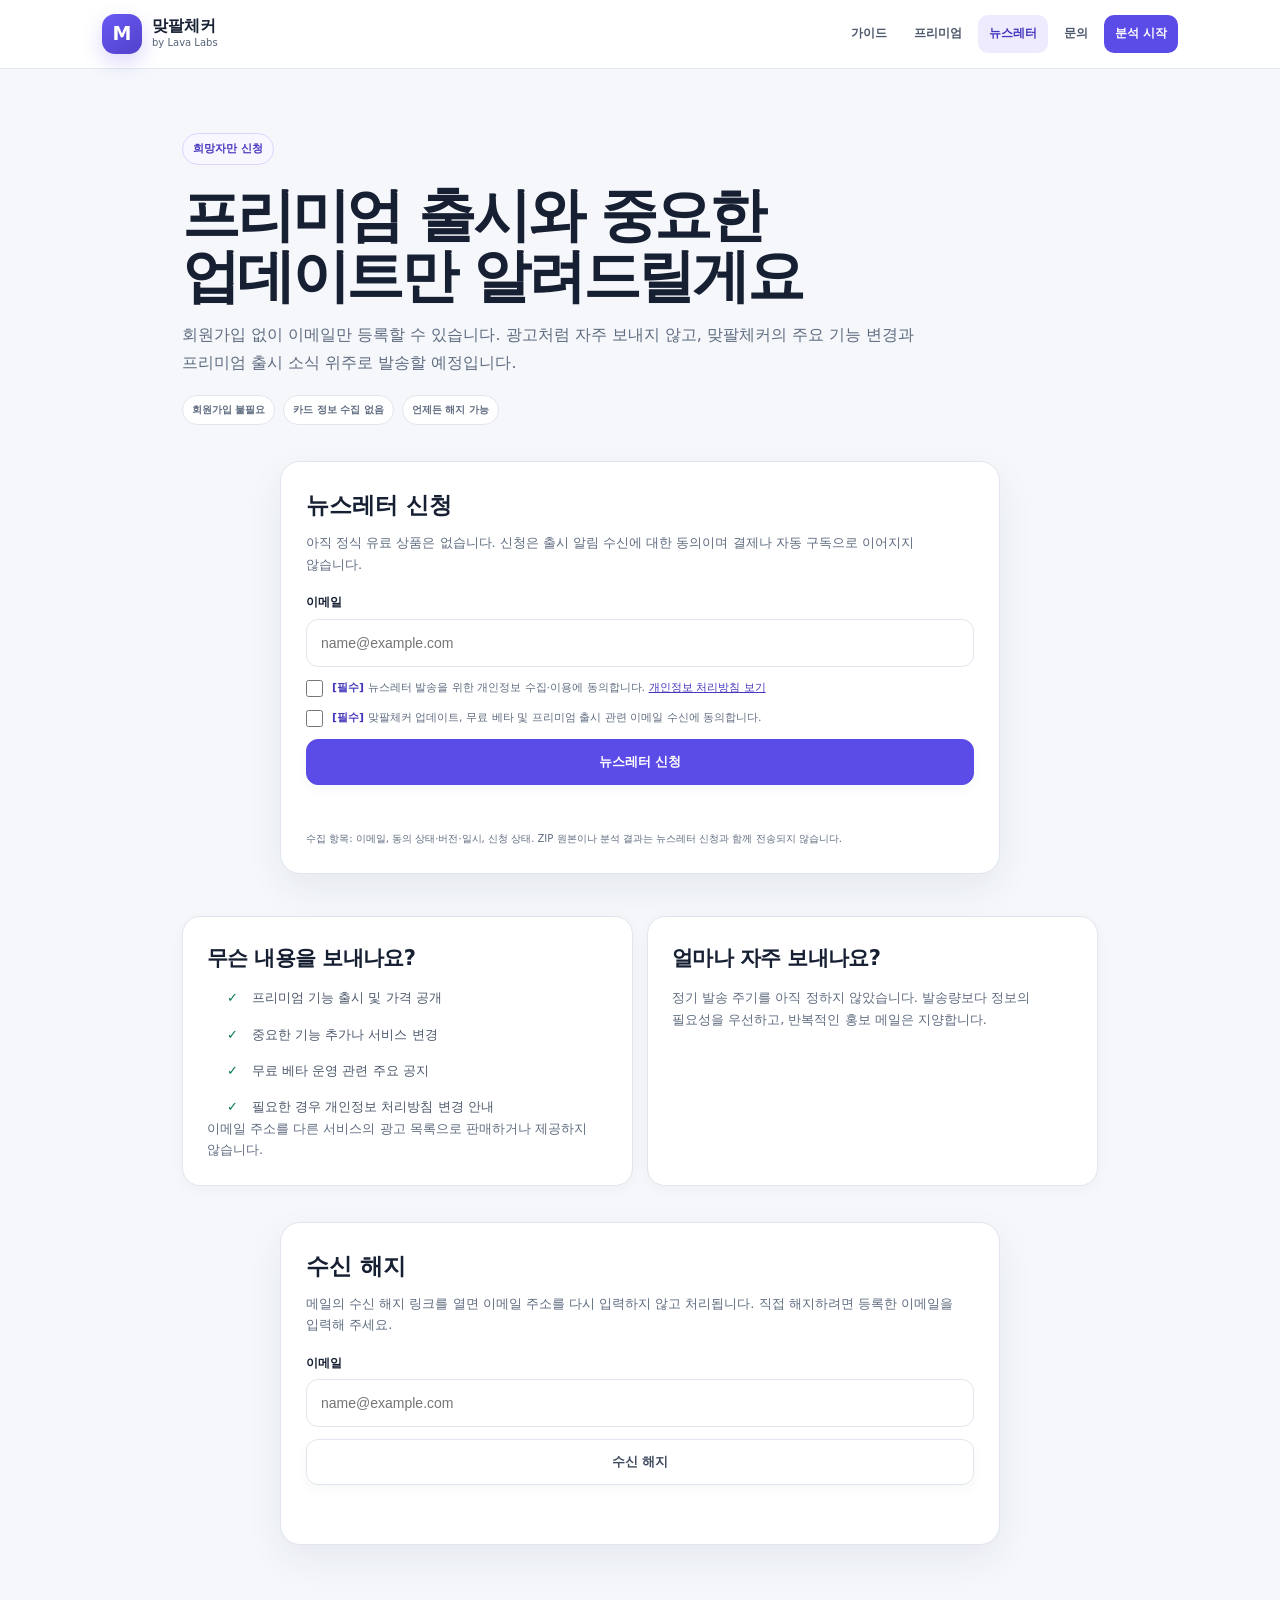
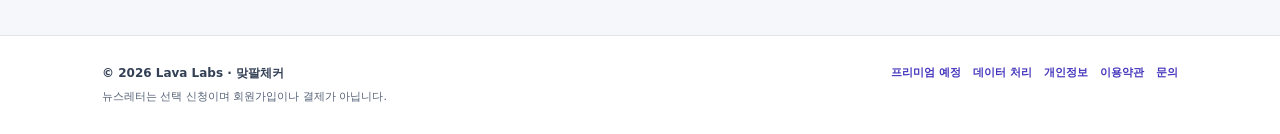
<file: pages/newsletter/index.html>
<!doctype html>
<html lang="ko">
<head>
  <meta charset="utf-8">
  <meta name="viewport" content="width=device-width,initial-scale=1">
  <meta http-equiv="Content-Security-Policy" content="default-src 'self'; style-src 'self'; script-src 'self'; img-src 'self' data:; connect-src 'self' https://jnciddblcndmthmmvqrz.supabase.co; object-src 'none'; base-uri 'self'; form-action 'self'; frame-src 'none'; upgrade-insecure-requests">
  <meta name="referrer" content="no-referrer">
  <meta name="description" content="맞팔체커 무료 베타 업데이트와 프리미엄 출시 소식을 받을 수 있는 희망자 뉴스레터입니다.">
  <link rel="canonical" href="https://unfollow.lavalabs.co.kr/newsletter/">
  <link rel="icon" href="/favicon.svg" type="image/svg+xml">
  <link rel="stylesheet" href="/assets/site-pages-v15.css?v=15.0">
  <link rel="stylesheet" href="/assets/site-pages-v15-a11y.css?v=15.1">
  <link rel="stylesheet" href="/assets/site-pages-v16.css?v=16.0">
  <title>희망자 뉴스레터 | 맞팔체커</title>
</head>
<body>
<a class="pageSkip" href="#main">본문으로 바로가기</a>
<header class="pageHeader"><div class="pageHeaderInner">
  <a class="pageBrand" href="/"><span class="pageLogo">M</span><span class="pageBrandText"><strong>맞팔체커</strong><span>by Lava Labs</span></span></a>
  <nav class="pageNav" aria-label="주요 메뉴"><a href="/guide/">가이드</a><a href="/premium/">프리미엄</a><a href="/newsletter/" aria-current="page">뉴스레터</a><a href="/contact/">문의</a><a class="primary" href="/">분석 시작</a></nav>
</div></header>
<main id="main" class="pageMain">
  <section class="pageHero"><span class="pageEyebrow">희망자만 신청</span><h1>프리미엄 출시와 중요한 업데이트만 알려드릴게요</h1><p>회원가입 없이 이메일만 등록할 수 있습니다. 광고처럼 자주 보내지 않고, 맞팔체커의 주요 기능 변경과 프리미엄 출시 소식 위주로 발송할 예정입니다.</p><div class="policyMetaV16"><span>회원가입 불필요</span><span>카드 정보 수집 없음</span><span>언제든 해지 가능</span></div></section>

  <section class="newsletterPanelV16" aria-labelledby="subscribeTitleV16">
    <h2 id="subscribeTitleV16">뉴스레터 신청</h2>
    <p>아직 정식 유료 상품은 없습니다. 신청은 출시 알림 수신에 대한 동의이며 결제나 자동 구독으로 이어지지 않습니다.</p>
    <form class="newsletterPageFormV16" data-newsletter-action="subscribe" novalidate>
      <label><span>이메일</span><input type="email" name="email" autocomplete="email" inputmode="email" maxlength="254" placeholder="name@example.com" required></label>
      <label class="newsletterHoneypotV16" aria-hidden="true">웹사이트<input type="text" name="website" tabindex="-1" autocomplete="off"></label>
      <label class="newsletterPageConsentV16"><input type="checkbox" name="privacyConsent" required><span><b>[필수]</b> 뉴스레터 발송을 위한 개인정보 수집·이용에 동의합니다. <a href="/privacy/#newsletter">개인정보 처리방침 보기</a></span></label>
      <label class="newsletterPageConsentV16"><input type="checkbox" name="marketingConsent" required><span><b>[필수]</b> 맞팔체커 업데이트, 무료 베타 및 프리미엄 출시 관련 이메일 수신에 동의합니다.</span></label>
      <button class="pageButton primary" type="submit">뉴스레터 신청</button>
      <p class="newsletterPageResultV16" data-newsletter-result role="status" aria-live="polite"></p>
      <p class="newsletterPageFootnoteV16">수집 항목: 이메일, 동의 상태·버전·일시, 신청 상태. ZIP 원본이나 분석 결과는 뉴스레터 신청과 함께 전송되지 않습니다.</p>
    </form>
  </section>

  <div class="pageGrid">
    <section id="consent" class="pageCard policySectionV16"><h2>무슨 내용을 보내나요?</h2><ul class="checkList"><li>프리미엄 기능 출시 및 가격 공개</li><li>중요한 기능 추가나 서비스 변경</li><li>무료 베타 운영 관련 주요 공지</li><li>필요한 경우 개인정보 처리방침 변경 안내</li></ul><p>이메일 주소를 다른 서비스의 광고 목록으로 판매하거나 제공하지 않습니다.</p></section>
    <section class="pageCard policySectionV16"><h2>얼마나 자주 보내나요?</h2><p>정기 발송 주기를 아직 정하지 않았습니다. 발송량보다 정보의 필요성을 우선하고, 반복적인 홍보 메일은 지양합니다.</p></section>
  </div>

  <section id="unsubscribe" class="newsletterPanelV16" aria-labelledby="unsubscribeTitleV16">
    <h2 id="unsubscribeTitleV16">수신 해지</h2>
    <p>메일의 수신 해지 링크를 열면 이메일 주소를 다시 입력하지 않고 처리됩니다. 직접 해지하려면 등록한 이메일을 입력해 주세요.</p>
    <form class="newsletterPageFormV16" data-newsletter-action="unsubscribe" novalidate>
      <label><span>이메일</span><input type="email" name="email" autocomplete="email" inputmode="email" maxlength="254" placeholder="name@example.com" required></label>
      <label class="newsletterHoneypotV16" aria-hidden="true">웹사이트<input type="text" name="website" tabindex="-1" autocomplete="off"></label>
      <button class="pageButton" type="submit">수신 해지</button>
      <p class="newsletterPageResultV16" data-newsletter-result role="status" aria-live="polite"></p>
    </form>
  </section>
</main>
<footer class="pageFooter"><div class="pageFooterInner"><div><strong>© 2026 Lava Labs · 맞팔체커</strong>뉴스레터는 선택 신청이며 회원가입이나 결제가 아닙니다.</div><nav><a href="/premium/">프리미엄 예정</a><a href="/data/">데이터 처리</a><a href="/privacy/">개인정보</a><a href="/terms/">이용약관</a><a href="/contact/">문의</a></nav></div></footer>
<script src="/assets/newsletter-page-v16.js?v=18.0" defer></script>
</body></html>
</file>
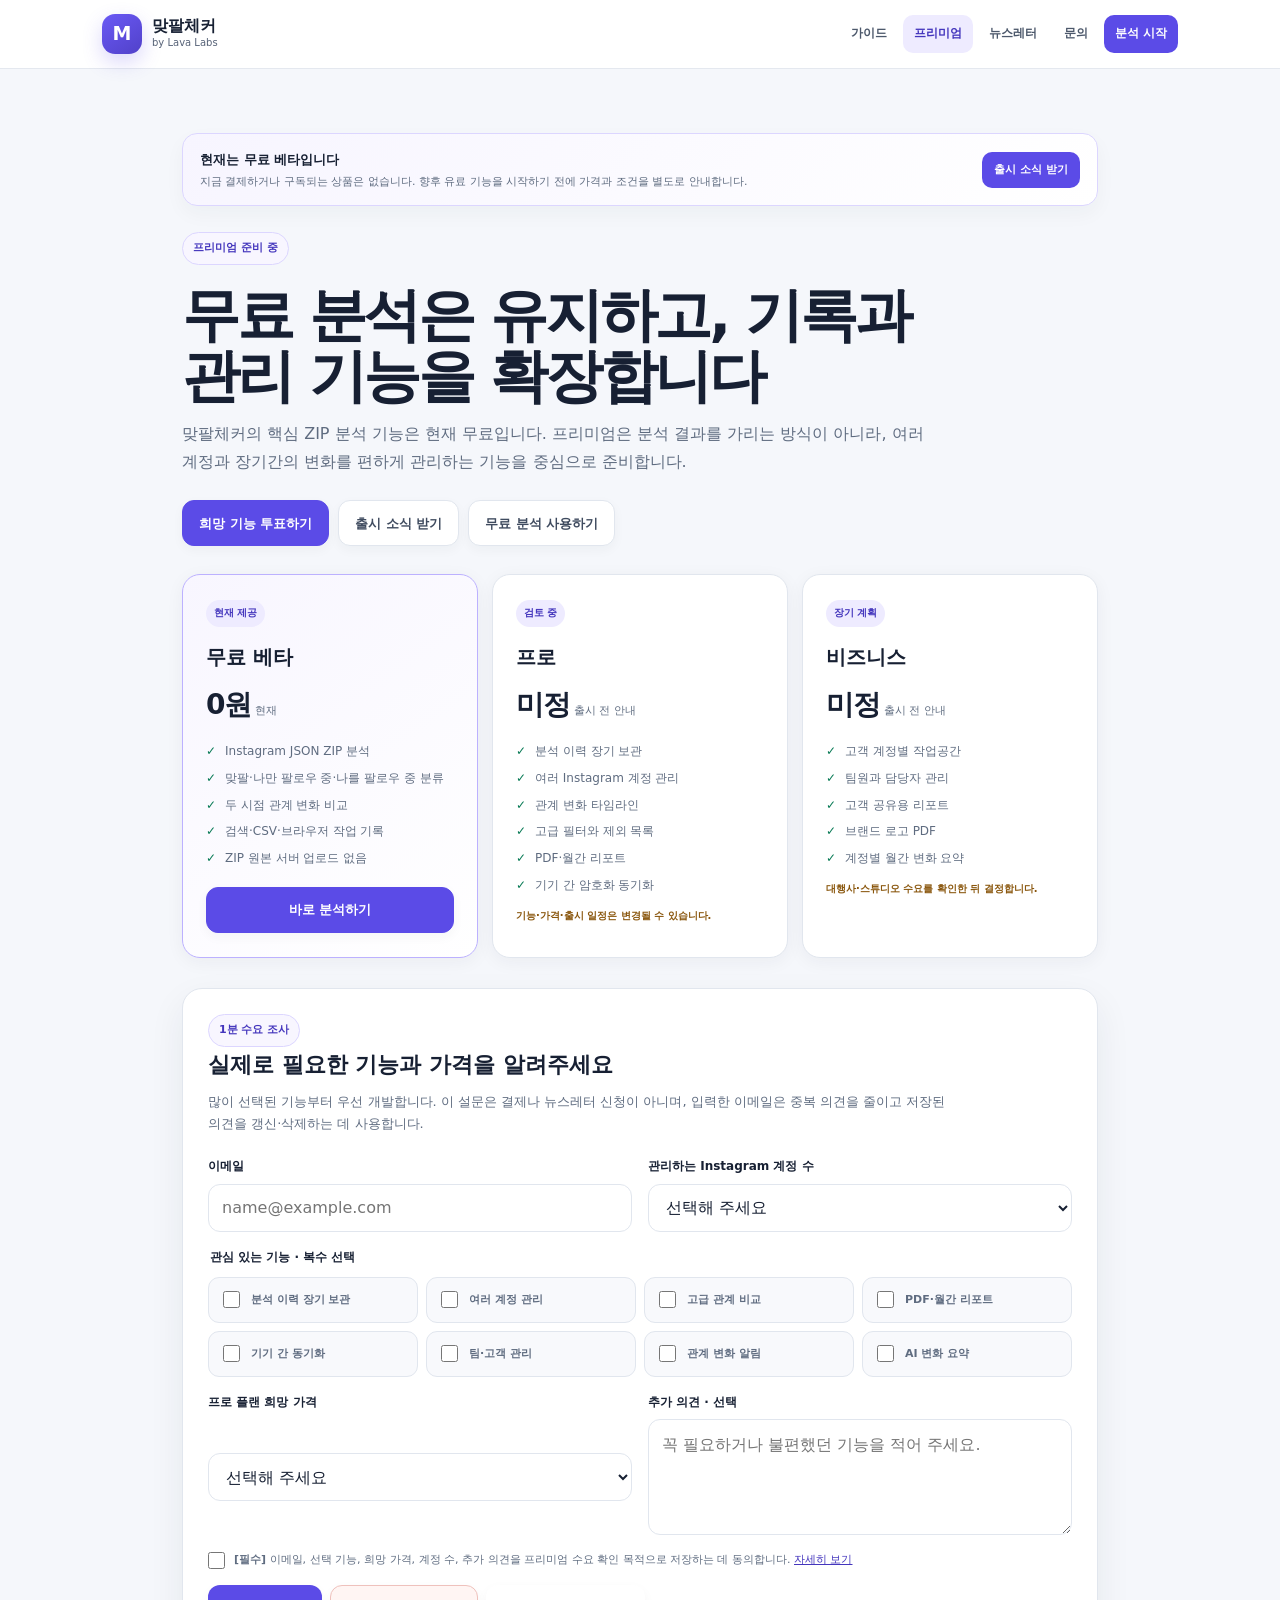
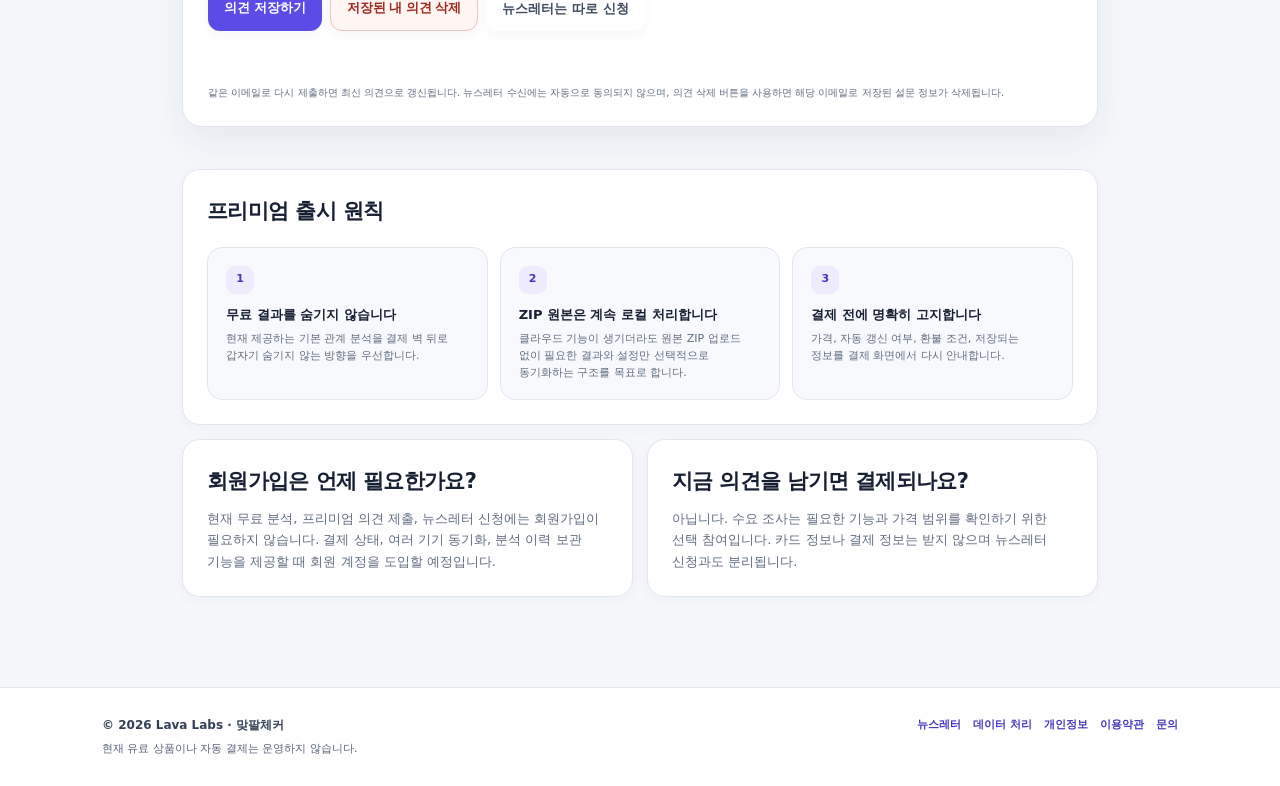
<file: pages/premium/index.html>
<!doctype html>
<html lang="ko">
<head>
  <meta charset="utf-8">
  <meta name="viewport" content="width=device-width,initial-scale=1">
  <meta http-equiv="Content-Security-Policy" content="default-src 'self'; style-src 'self'; script-src 'self'; img-src 'self' data:; connect-src 'self' https://jnciddblcndmthmmvqrz.supabase.co; object-src 'none'; base-uri 'self'; form-action 'self'; frame-src 'none'; upgrade-insecure-requests">
  <meta name="description" content="맞팔체커 무료 베타와 향후 프리미엄 기능 계획, 희망 기능과 가격 설문을 안내합니다.">
  <link rel="canonical" href="https://unfollow.lavalabs.co.kr/premium/">
  <link rel="icon" href="/favicon.svg" type="image/svg+xml">
  <link rel="stylesheet" href="/assets/site-pages-v15.css?v=15.0">
  <link rel="stylesheet" href="/assets/site-pages-v15-a11y.css?v=15.1">
  <link rel="stylesheet" href="/assets/site-pages-v16.css?v=16.0">
  <link rel="stylesheet" href="/assets/site-pages-v17.css?v=17.0">
  <title>프리미엄 예정 기능 | 맞팔체커</title>
</head>
<body>
<a class="pageSkip" href="#main">본문으로 바로가기</a>
<header class="pageHeader"><div class="pageHeaderInner">
  <a class="pageBrand" href="/"><span class="pageLogo">M</span><span class="pageBrandText"><strong>맞팔체커</strong><span>by Lava Labs</span></span></a>
  <nav class="pageNav" aria-label="주요 메뉴"><a href="/guide/">가이드</a><a href="/premium/" aria-current="page">프리미엄</a><a href="/newsletter/">뉴스레터</a><a href="/contact/">문의</a><a class="primary" href="/">분석 시작</a></nav>
</div></header>
<main id="main" class="pageMain">
  <div class="pageNoticeBannerV16"><div><strong>현재는 무료 베타입니다</strong><span>지금 결제하거나 구독되는 상품은 없습니다. 향후 유료 기능을 시작하기 전에 가격과 조건을 별도로 안내합니다.</span></div><a href="/newsletter/">출시 소식 받기</a></div>
  <section class="pageHero"><span class="pageEyebrow">프리미엄 준비 중</span><h1>무료 분석은 유지하고, 기록과 관리 기능을 확장합니다</h1><p>맞팔체커의 핵심 ZIP 분석 기능은 현재 무료입니다. 프리미엄은 분석 결과를 가리는 방식이 아니라, 여러 계정과 장기간의 변화를 편하게 관리하는 기능을 중심으로 준비합니다.</p><div class="pageActions"><a class="pageButton primary" href="#interest-survey">희망 기능 투표하기</a><a class="pageButton" href="/newsletter/">출시 소식 받기</a><a class="pageButton" href="/">무료 분석 사용하기</a></div></section>

  <section class="planGridV16" aria-label="예정 플랜">
    <article class="planCardV16 featured"><span class="planBadgeV16">현재 제공</span><h2>무료 베타</h2><div class="planPriceV16"><strong>0원</strong><span>현재</span></div><ul><li>Instagram JSON ZIP 분석</li><li>맞팔·나만 팔로우 중·나를 팔로우 중 분류</li><li>두 시점 관계 변화 비교</li><li>검색·CSV·브라우저 작업 기록</li><li>ZIP 원본 서버 업로드 없음</li></ul><a class="pageButton primary" href="/">바로 분석하기</a></article>
    <article class="planCardV16"><span class="planBadgeV16">검토 중</span><h2>프로</h2><div class="planPriceV16"><strong>미정</strong><span>출시 전 안내</span></div><ul><li>분석 이력 장기 보관</li><li>여러 Instagram 계정 관리</li><li>관계 변화 타임라인</li><li>고급 필터와 제외 목록</li><li>PDF·월간 리포트</li><li>기기 간 암호화 동기화</li></ul><p class="comingSoonV16">기능·가격·출시 일정은 변경될 수 있습니다.</p></article>
    <article class="planCardV16"><span class="planBadgeV16">장기 계획</span><h2>비즈니스</h2><div class="planPriceV16"><strong>미정</strong><span>출시 전 안내</span></div><ul><li>고객 계정별 작업공간</li><li>팀원과 담당자 관리</li><li>고객 공유용 리포트</li><li>브랜드 로고 PDF</li><li>계정별 월간 변화 요약</li></ul><p class="comingSoonV16">대행사·스튜디오 수요를 확인한 뒤 결정합니다.</p></article>
  </section>

  <section id="interest-survey" class="interestPanelV17" aria-labelledby="interestTitle">
    <header><span class="pageEyebrow">1분 수요 조사</span><h2 id="interestTitle">실제로 필요한 기능과 가격을 알려주세요</h2><p>많이 선택된 기능부터 우선 개발합니다. 이 설문은 결제나 뉴스레터 신청이 아니며, 입력한 이메일은 중복 의견을 줄이고 저장된 의견을 갱신·삭제하는 데 사용합니다.</p></header>
    <form id="premiumInterestFormV17" class="interestFormV17">
      <label class="interestFieldV17"><span>이메일</span><input name="email" type="email" autocomplete="email" maxlength="254" required placeholder="name@example.com"></label>
      <label class="interestFieldV17"><span>관리하는 Instagram 계정 수</span><select name="accountCountRange" required><option value="">선택해 주세요</option><option value="1">1개</option><option value="2_3">2~3개</option><option value="4_10">4~10개</option><option value="11_plus">11개 이상</option></select></label>
      <fieldset class="interestGroupV17"><legend>관심 있는 기능 · 복수 선택</legend><div class="interestChecksV17">
        <label class="interestCheckV17"><input type="checkbox" name="features" value="history">분석 이력 장기 보관</label>
        <label class="interestCheckV17"><input type="checkbox" name="features" value="multi_account">여러 계정 관리</label>
        <label class="interestCheckV17"><input type="checkbox" name="features" value="advanced_compare">고급 관계 비교</label>
        <label class="interestCheckV17"><input type="checkbox" name="features" value="reports">PDF·월간 리포트</label>
        <label class="interestCheckV17"><input type="checkbox" name="features" value="cloud_sync">기기 간 동기화</label>
        <label class="interestCheckV17"><input type="checkbox" name="features" value="team">팀·고객 관리</label>
        <label class="interestCheckV17"><input type="checkbox" name="features" value="alerts">관계 변화 알림</label>
        <label class="interestCheckV17"><input type="checkbox" name="features" value="ai_insights">AI 변화 요약</label>
      </div></fieldset>
      <label class="interestFieldV17"><span>프로 플랜 희망 가격</span><select name="pricePreference" required><option value="">선택해 주세요</option><option value="free_only">무료만 사용</option><option value="under_3000">월 3천원 미만</option><option value="3000_5900">월 3,000~5,900원</option><option value="6000_9900">월 6,000~9,900원</option><option value="10000_plus">월 1만원 이상도 가능</option><option value="unsure">아직 모르겠음</option></select></label>
      <label class="interestFieldV17"><span>추가 의견 · 선택</span><textarea name="comment" maxlength="1000" placeholder="꼭 필요하거나 불편했던 기능을 적어 주세요."></textarea></label>
      <label class="interestConsentV17"><input name="privacyConsent" type="checkbox" required><span><b>[필수]</b> 이메일, 선택 기능, 희망 가격, 계정 수, 추가 의견을 프리미엄 수요 확인 목적으로 저장하는 데 동의합니다. <a href="/privacy/#premium-interest">자세히 보기</a></span></label>
      <label class="interestHoneypotV17" aria-hidden="true">웹사이트<input name="website" tabindex="-1" autocomplete="off"></label>
      <div class="interestActionsV17"><button id="premiumInterestSubmitV17" class="pageButton primary" type="submit">의견 저장하기</button><button id="premiumInterestDeleteV17" class="pageButton danger" type="button">저장된 내 의견 삭제</button><a class="pageButton" href="/newsletter/">뉴스레터는 따로 신청</a></div>
      <p id="premiumInterestResultV17" class="interestResultV17" role="status" aria-live="polite"></p>
      <p class="interestFineV17">같은 이메일로 다시 제출하면 최신 의견으로 갱신됩니다. 뉴스레터 수신에는 자동으로 동의되지 않으며, 의견 삭제 버튼을 사용하면 해당 이메일로 저장된 설문 정보가 삭제됩니다.</p>
    </form>
  </section>

  <div class="pageGrid">
    <section class="pageCard full"><h2>프리미엄 출시 원칙</h2><div class="dataFlowV16"><div><b>1</b><strong>무료 결과를 숨기지 않습니다</strong><span>현재 제공하는 기본 관계 분석을 결제 벽 뒤로 갑자기 숨기지 않는 방향을 우선합니다.</span></div><div><b>2</b><strong>ZIP 원본은 계속 로컬 처리합니다</strong><span>클라우드 기능이 생기더라도 원본 ZIP 업로드 없이 필요한 결과와 설정만 선택적으로 동기화하는 구조를 목표로 합니다.</span></div><div><b>3</b><strong>결제 전에 명확히 고지합니다</strong><span>가격, 자동 갱신 여부, 환불 조건, 저장되는 정보를 결제 화면에서 다시 안내합니다.</span></div></div></section>
    <section class="pageCard"><h2>회원가입은 언제 필요한가요?</h2><p>현재 무료 분석, 프리미엄 의견 제출, 뉴스레터 신청에는 회원가입이 필요하지 않습니다. 결제 상태, 여러 기기 동기화, 분석 이력 보관 기능을 제공할 때 회원 계정을 도입할 예정입니다.</p></section>
    <section class="pageCard"><h2>지금 의견을 남기면 결제되나요?</h2><p>아닙니다. 수요 조사는 필요한 기능과 가격 범위를 확인하기 위한 선택 참여입니다. 카드 정보나 결제 정보는 받지 않으며 뉴스레터 신청과도 분리됩니다.</p></section>
  </div>
</main>
<footer class="pageFooter"><div class="pageFooterInner"><div><strong>© 2026 Lava Labs · 맞팔체커</strong>현재 유료 상품이나 자동 결제는 운영하지 않습니다.</div><nav><a href="/newsletter/">뉴스레터</a><a href="/data/">데이터 처리</a><a href="/privacy/">개인정보</a><a href="/terms/">이용약관</a><a href="/contact/">문의</a></nav></div></footer>
<script src="/assets/premium-interest-v17.js?v=17.0" defer></script>
</body></html>
</file>
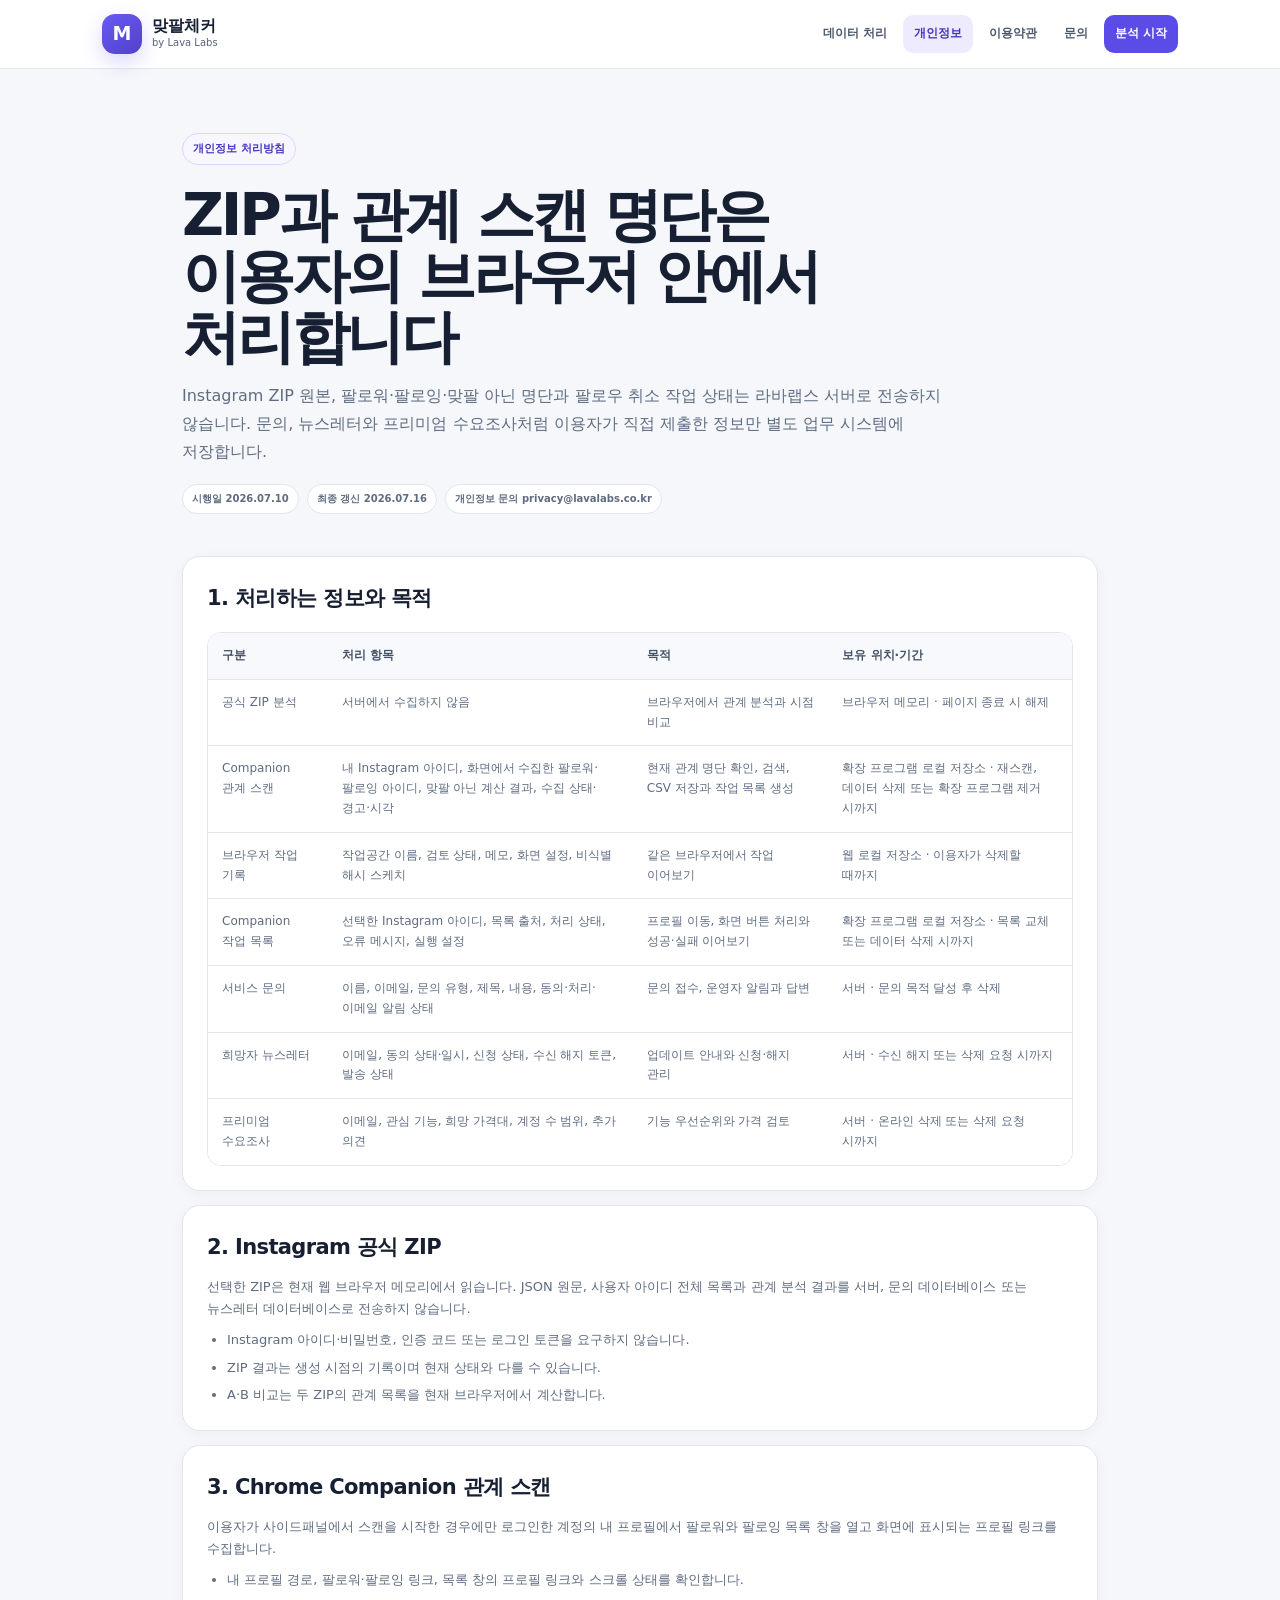
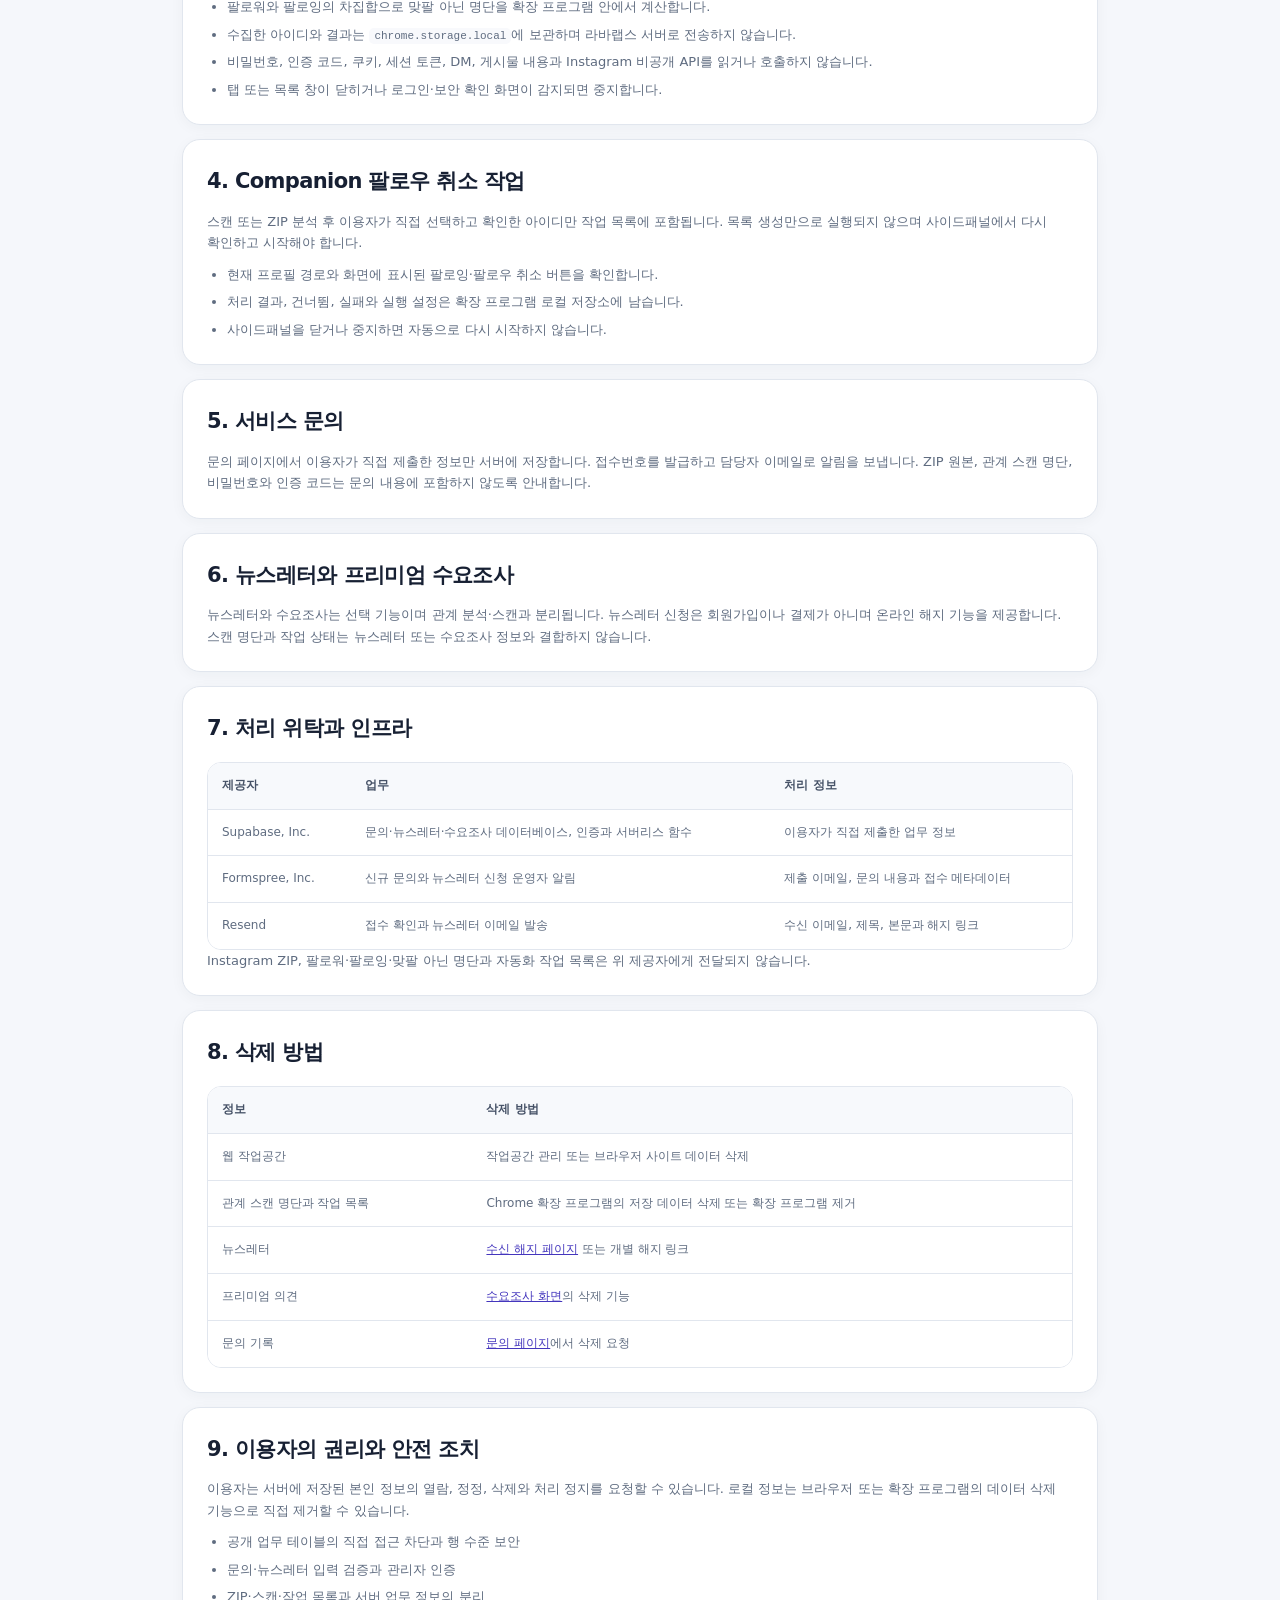
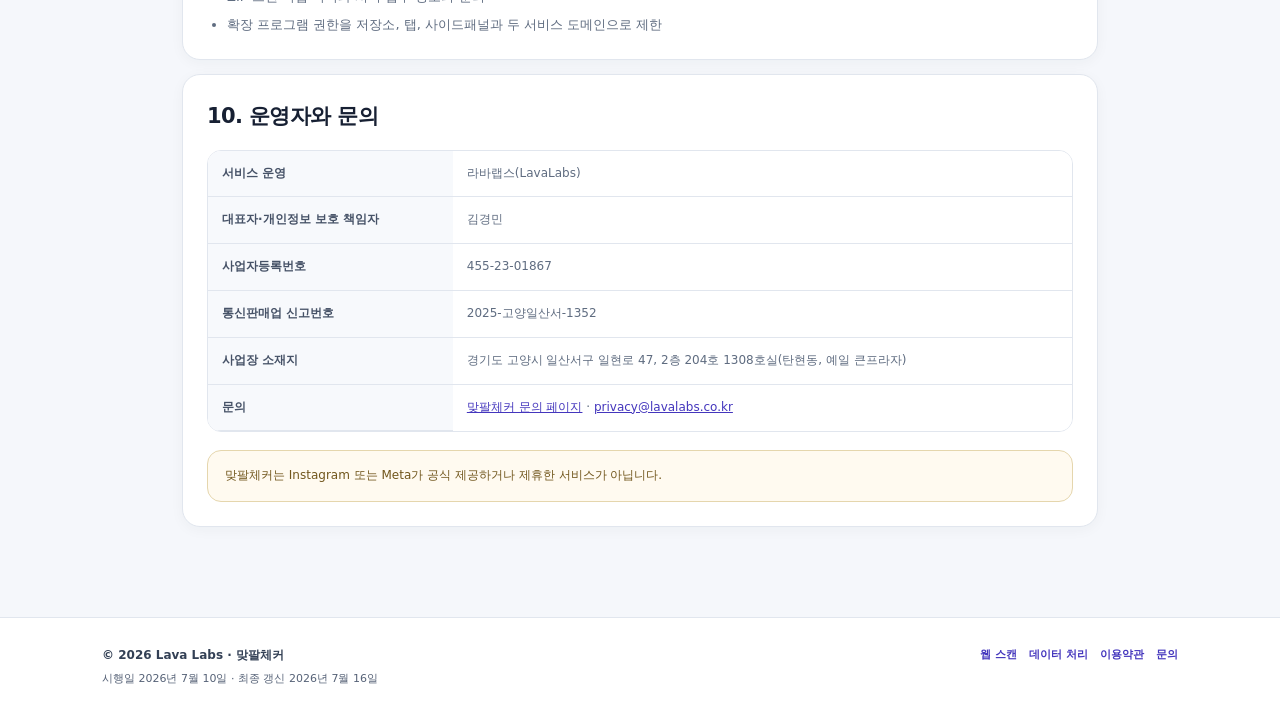
<file: pages/privacy/index.html>
<!doctype html>
<html lang="ko">
<head>
  <meta charset="utf-8">
  <meta name="viewport" content="width=device-width,initial-scale=1">
  <meta http-equiv="Content-Security-Policy" content="default-src 'self'; style-src 'self'; img-src 'self' data:; connect-src 'self'; object-src 'none'; base-uri 'self'; form-action 'self'; frame-src 'none'; upgrade-insecure-requests">
  <meta name="description" content="맞팔체커의 Instagram ZIP 분석, 팔로워·팔로잉 웹 스캔, Companion 작업 목록, 문의와 뉴스레터 정보 처리 기준입니다.">
  <link rel="canonical" href="https://unfollow.lavalabs.co.kr/privacy/">
  <link rel="icon" href="/favicon.svg" type="image/svg+xml">
  <link rel="stylesheet" href="/assets/site-pages-v15.css?v=15.0">
  <link rel="stylesheet" href="/assets/site-pages-v15-a11y.css?v=15.1">
  <link rel="stylesheet" href="/assets/site-pages-v16.css?v=16.0">
  <title>개인정보 처리방침 | 맞팔체커</title>
</head>
<body>
<a class="pageSkip" href="#main">본문으로 바로가기</a>
<header class="pageHeader"><div class="pageHeaderInner">
  <a class="pageBrand" href="/"><span class="pageLogo">M</span><span class="pageBrandText"><strong>맞팔체커</strong><span>by Lava Labs</span></span></a>
  <nav class="pageNav" aria-label="주요 메뉴"><a href="/data/">데이터 처리</a><a href="/privacy/" aria-current="page">개인정보</a><a href="/terms/">이용약관</a><a href="/contact/">문의</a><a class="primary" href="/">분석 시작</a></nav>
</div></header>
<main id="main" class="pageMain">
  <section class="pageHero"><span class="pageEyebrow">개인정보 처리방침</span><h1>ZIP과 관계 스캔 명단은 이용자의 브라우저 안에서 처리합니다</h1><p>Instagram ZIP 원본, 팔로워·팔로잉·맞팔 아닌 명단과 팔로우 취소 작업 상태는 라바랩스 서버로 전송하지 않습니다. 문의, 뉴스레터와 프리미엄 수요조사처럼 이용자가 직접 제출한 정보만 별도 업무 시스템에 저장합니다.</p><div class="policyMetaV16"><span>시행일 2026.07.10</span><span>최종 갱신 2026.07.16</span><span>개인정보 문의 privacy@lavalabs.co.kr</span></div></section>

  <div class="pageGrid">
    <section class="pageCard full policySectionV16"><h2>1. 처리하는 정보와 목적</h2><div class="tableWrap"><table><thead><tr><th>구분</th><th>처리 항목</th><th>목적</th><th>보유 위치·기간</th></tr></thead><tbody>
      <tr><td>공식 ZIP 분석</td><td>서버에서 수집하지 않음</td><td>브라우저에서 관계 분석과 시점 비교</td><td>브라우저 메모리 · 페이지 종료 시 해제</td></tr>
      <tr id="relationship-scan"><td>Companion 관계 스캔</td><td>내 Instagram 아이디, 화면에서 수집한 팔로워·팔로잉 아이디, 맞팔 아닌 계산 결과, 수집 상태·경고·시각</td><td>현재 관계 명단 확인, 검색, CSV 저장과 작업 목록 생성</td><td>확장 프로그램 로컬 저장소 · 재스캔, 데이터 삭제 또는 확장 프로그램 제거 시까지</td></tr>
      <tr><td>브라우저 작업 기록</td><td>작업공간 이름, 검토 상태, 메모, 화면 설정, 비식별 해시 스케치</td><td>같은 브라우저에서 작업 이어보기</td><td>웹 로컬 저장소 · 이용자가 삭제할 때까지</td></tr>
      <tr id="automation"><td>Companion 작업 목록</td><td>선택한 Instagram 아이디, 목록 출처, 처리 상태, 오류 메시지, 실행 설정</td><td>프로필 이동, 화면 버튼 처리와 성공·실패 이어보기</td><td>확장 프로그램 로컬 저장소 · 목록 교체 또는 데이터 삭제 시까지</td></tr>
      <tr id="inquiry"><td>서비스 문의</td><td>이름, 이메일, 문의 유형, 제목, 내용, 동의·처리·이메일 알림 상태</td><td>문의 접수, 운영자 알림과 답변</td><td>서버 · 문의 목적 달성 후 삭제</td></tr>
      <tr id="newsletter"><td>희망자 뉴스레터</td><td>이메일, 동의 상태·일시, 신청 상태, 수신 해지 토큰, 발송 상태</td><td>업데이트 안내와 신청·해지 관리</td><td>서버 · 수신 해지 또는 삭제 요청 시까지</td></tr>
      <tr id="premium-interest"><td>프리미엄 수요조사</td><td>이메일, 관심 기능, 희망 가격대, 계정 수 범위, 추가 의견</td><td>기능 우선순위와 가격 검토</td><td>서버 · 온라인 삭제 또는 삭제 요청 시까지</td></tr>
    </tbody></table></div></section>

    <section class="pageCard full policySectionV16"><h2>2. Instagram 공식 ZIP</h2><p>선택한 ZIP은 현재 웹 브라우저 메모리에서 읽습니다. JSON 원문, 사용자 아이디 전체 목록과 관계 분석 결과를 서버, 문의 데이터베이스 또는 뉴스레터 데이터베이스로 전송하지 않습니다.</p><ul><li>Instagram 아이디·비밀번호, 인증 코드 또는 로그인 토큰을 요구하지 않습니다.</li><li>ZIP 결과는 생성 시점의 기록이며 현재 상태와 다를 수 있습니다.</li><li>A·B 비교는 두 ZIP의 관계 목록을 현재 브라우저에서 계산합니다.</li></ul></section>

    <section class="pageCard full policySectionV16"><h2>3. Chrome Companion 관계 스캔</h2><p>이용자가 사이드패널에서 스캔을 시작한 경우에만 로그인한 계정의 내 프로필에서 팔로워와 팔로잉 목록 창을 열고 화면에 표시되는 프로필 링크를 수집합니다.</p><ul><li>내 프로필 경로, 팔로워·팔로잉 링크, 목록 창의 프로필 링크와 스크롤 상태를 확인합니다.</li><li>팔로워와 팔로잉의 차집합으로 맞팔 아닌 명단을 확장 프로그램 안에서 계산합니다.</li><li>수집한 아이디와 결과는 <code>chrome.storage.local</code>에 보관하며 라바랩스 서버로 전송하지 않습니다.</li><li>비밀번호, 인증 코드, 쿠키, 세션 토큰, DM, 게시물 내용과 Instagram 비공개 API를 읽거나 호출하지 않습니다.</li><li>탭 또는 목록 창이 닫히거나 로그인·보안 확인 화면이 감지되면 중지합니다.</li></ul></section>

    <section class="pageCard full policySectionV16"><h2>4. Companion 팔로우 취소 작업</h2><p>스캔 또는 ZIP 분석 후 이용자가 직접 선택하고 확인한 아이디만 작업 목록에 포함됩니다. 목록 생성만으로 실행되지 않으며 사이드패널에서 다시 확인하고 시작해야 합니다.</p><ul><li>현재 프로필 경로와 화면에 표시된 팔로잉·팔로우 취소 버튼을 확인합니다.</li><li>처리 결과, 건너뜀, 실패와 실행 설정은 확장 프로그램 로컬 저장소에 남습니다.</li><li>사이드패널을 닫거나 중지하면 자동으로 다시 시작하지 않습니다.</li></ul></section>

    <section class="pageCard full policySectionV16"><h2>5. 서비스 문의</h2><p>문의 페이지에서 이용자가 직접 제출한 정보만 서버에 저장합니다. 접수번호를 발급하고 담당자 이메일로 알림을 보냅니다. ZIP 원본, 관계 스캔 명단, 비밀번호와 인증 코드는 문의 내용에 포함하지 않도록 안내합니다.</p></section>

    <section class="pageCard full policySectionV16"><h2>6. 뉴스레터와 프리미엄 수요조사</h2><p>뉴스레터와 수요조사는 선택 기능이며 관계 분석·스캔과 분리됩니다. 뉴스레터 신청은 회원가입이나 결제가 아니며 온라인 해지 기능을 제공합니다. 스캔 명단과 작업 상태는 뉴스레터 또는 수요조사 정보와 결합하지 않습니다.</p></section>

    <section class="pageCard full policySectionV16"><h2>7. 처리 위탁과 인프라</h2><div class="tableWrap"><table><thead><tr><th>제공자</th><th>업무</th><th>처리 정보</th></tr></thead><tbody><tr><td>Supabase, Inc.</td><td>문의·뉴스레터·수요조사 데이터베이스, 인증과 서버리스 함수</td><td>이용자가 직접 제출한 업무 정보</td></tr><tr><td>Formspree, Inc.</td><td>신규 문의와 뉴스레터 신청 운영자 알림</td><td>제출 이메일, 문의 내용과 접수 메타데이터</td></tr><tr><td>Resend</td><td>접수 확인과 뉴스레터 이메일 발송</td><td>수신 이메일, 제목, 본문과 해지 링크</td></tr></tbody></table></div><p>Instagram ZIP, 팔로워·팔로잉·맞팔 아닌 명단과 자동화 작업 목록은 위 제공자에게 전달되지 않습니다.</p></section>

    <section class="pageCard full policySectionV16"><h2>8. 삭제 방법</h2><div class="tableWrap"><table><thead><tr><th>정보</th><th>삭제 방법</th></tr></thead><tbody><tr><td>웹 작업공간</td><td>작업공간 관리 또는 브라우저 사이트 데이터 삭제</td></tr><tr><td>관계 스캔 명단과 작업 목록</td><td>Chrome 확장 프로그램의 저장 데이터 삭제 또는 확장 프로그램 제거</td></tr><tr><td>뉴스레터</td><td><a href="/newsletter/#unsubscribe">수신 해지 페이지</a> 또는 개별 해지 링크</td></tr><tr><td>프리미엄 의견</td><td><a href="/premium/#interest-survey">수요조사 화면</a>의 삭제 기능</td></tr><tr><td>문의 기록</td><td><a href="/contact/">문의 페이지</a>에서 삭제 요청</td></tr></tbody></table></div></section>

    <section class="pageCard full policySectionV16"><h2>9. 이용자의 권리와 안전 조치</h2><p>이용자는 서버에 저장된 본인 정보의 열람, 정정, 삭제와 처리 정지를 요청할 수 있습니다. 로컬 정보는 브라우저 또는 확장 프로그램의 데이터 삭제 기능으로 직접 제거할 수 있습니다.</p><ul><li>공개 업무 테이블의 직접 접근 차단과 행 수준 보안</li><li>문의·뉴스레터 입력 검증과 관리자 인증</li><li>ZIP·스캔·작업 목록과 서버 업무 정보의 분리</li><li>확장 프로그램 권한을 저장소, 탭, 사이드패널과 두 서비스 도메인으로 제한</li></ul></section>

    <section class="pageCard full policySectionV16"><h2>10. 운영자와 문의</h2><div class="tableWrap"><table><tbody><tr><th>서비스 운영</th><td>라바랩스(LavaLabs)</td></tr><tr><th>대표자·개인정보 보호 책임자</th><td>김경민</td></tr><tr><th>사업자등록번호</th><td>455-23-01867</td></tr><tr><th>통신판매업 신고번호</th><td>2025-고양일산서-1352</td></tr><tr><th>사업장 소재지</th><td>경기도 고양시 일산서구 일현로 47, 2층 204호 1308호실(탄현동, 예일 큰프라자)</td></tr><tr><th>문의</th><td><a href="/contact/">맞팔체커 문의 페이지</a> · <a href="mailto:privacy@lavalabs.co.kr">privacy@lavalabs.co.kr</a></td></tr></tbody></table></div><div class="notice">맞팔체커는 Instagram 또는 Meta가 공식 제공하거나 제휴한 서비스가 아닙니다.</div></section>
  </div>
</main>
<footer class="pageFooter"><div class="pageFooterInner"><div><strong>© 2026 Lava Labs · 맞팔체커</strong>시행일 2026년 7월 10일 · 최종 갱신 2026년 7월 16일</div><nav><a href="/#relationshipScanV23">웹 스캔</a><a href="/data/">데이터 처리</a><a href="/terms/">이용약관</a><a href="/contact/">문의</a></nav></div></footer>
</body></html>
</file>
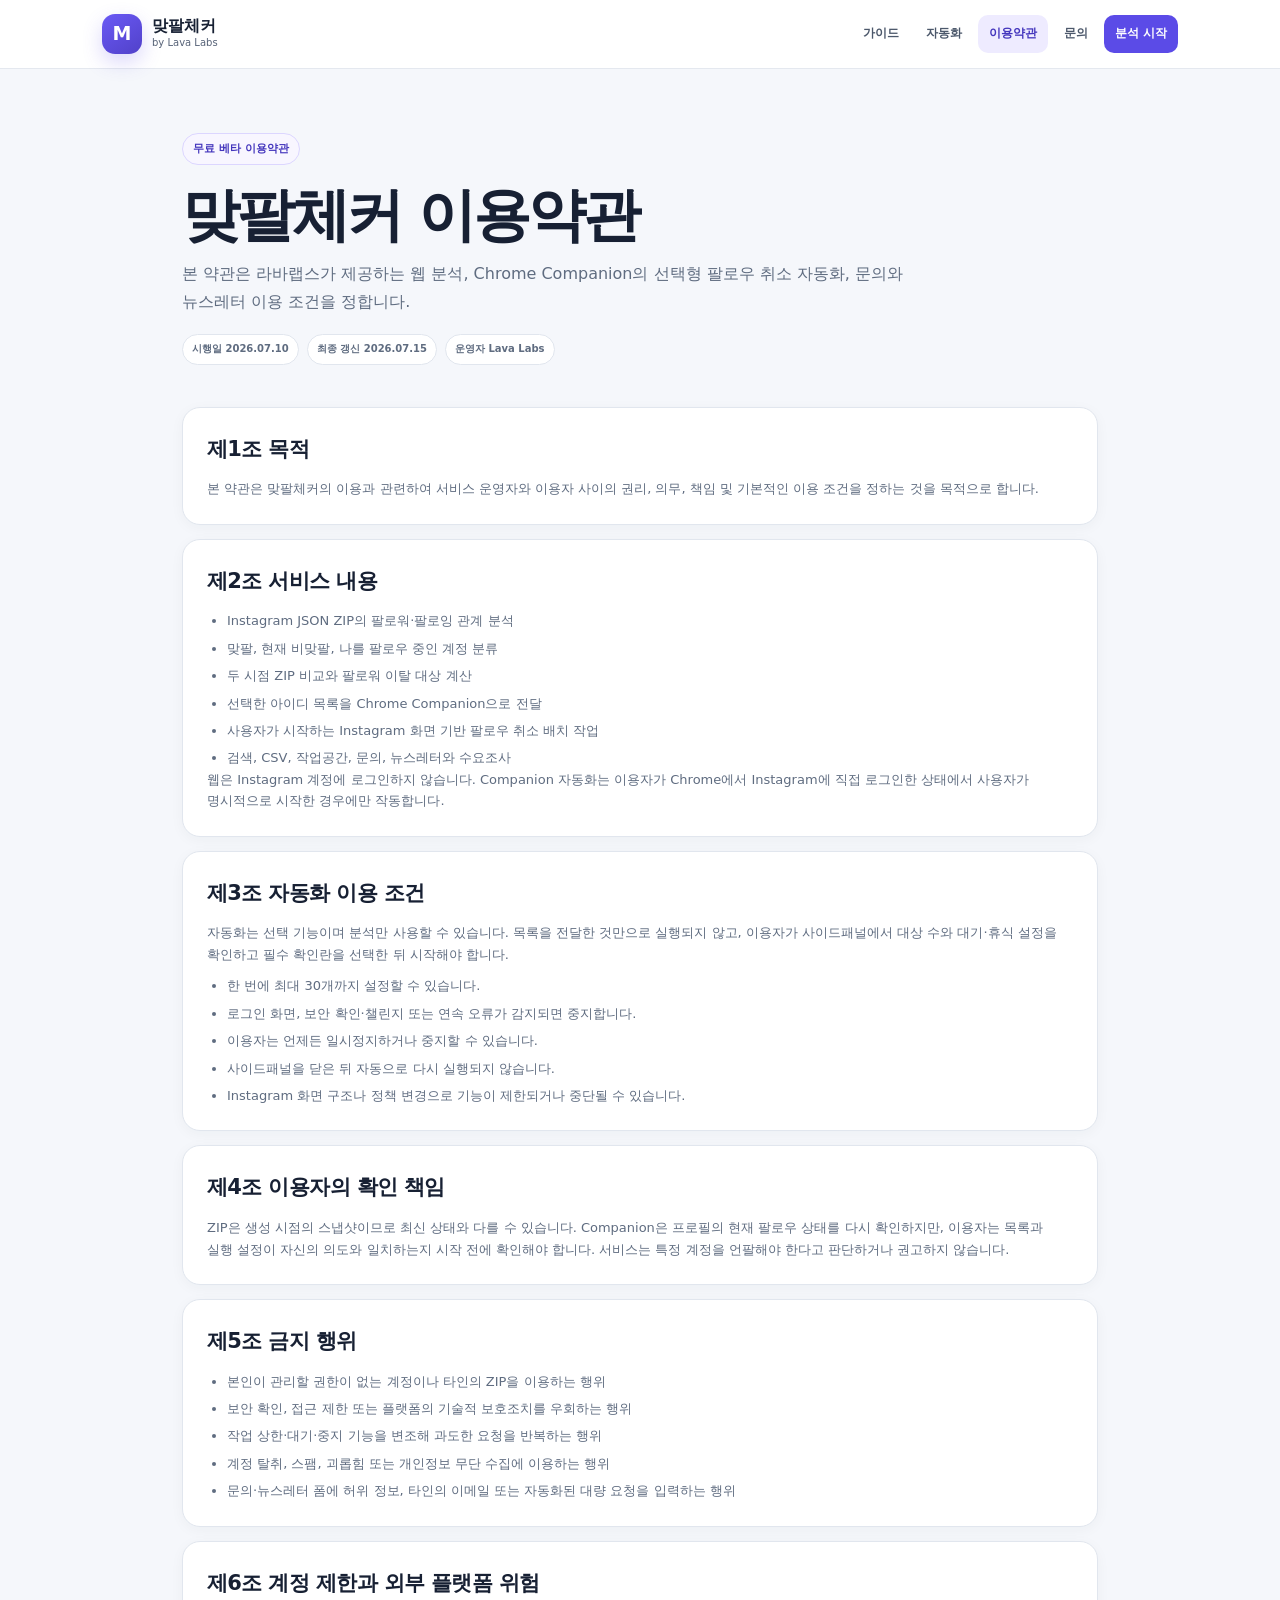
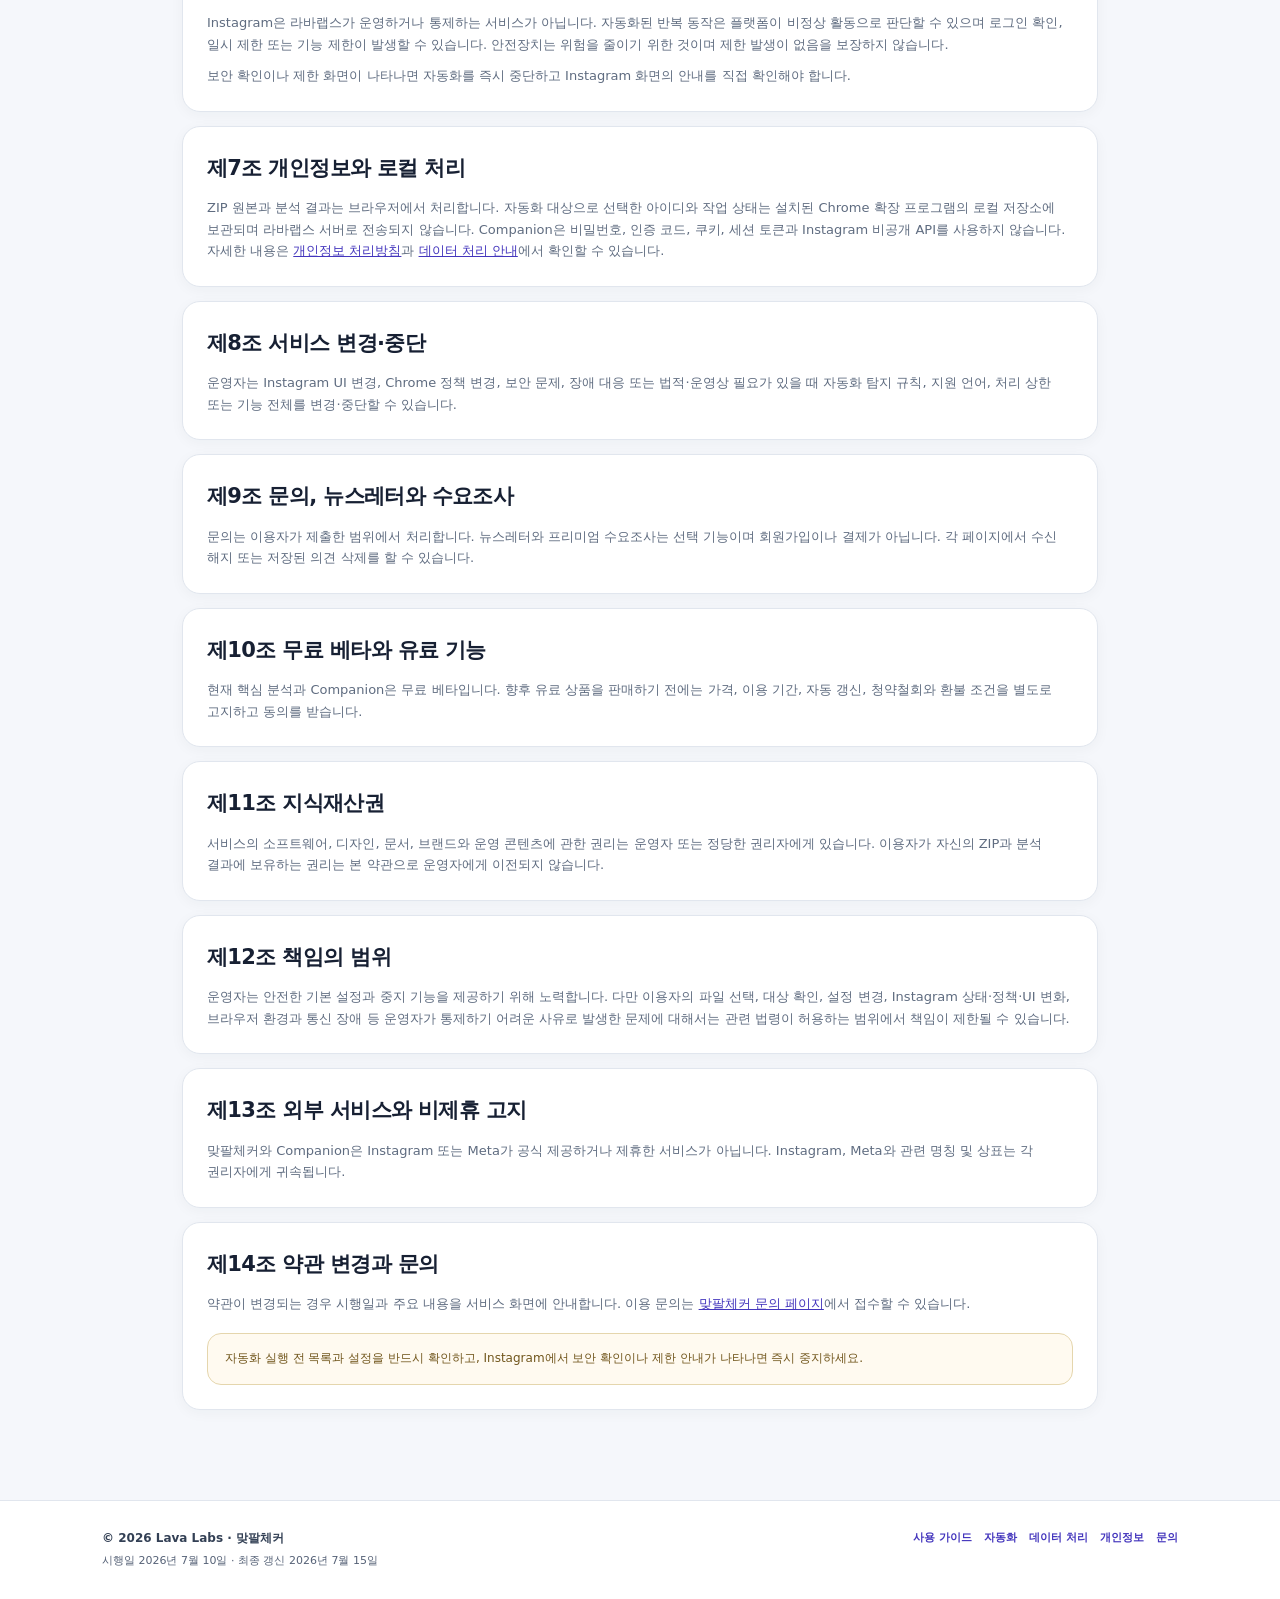
<file: pages/terms/index.html>
<!doctype html>
<html lang="ko">
<head>
  <meta charset="utf-8">
  <meta name="viewport" content="width=device-width,initial-scale=1">
  <meta http-equiv="Content-Security-Policy" content="default-src 'self'; style-src 'self'; img-src 'self' data:; connect-src 'self'; object-src 'none'; base-uri 'self'; form-action 'self'; frame-src 'none'; upgrade-insecure-requests">
  <meta name="description" content="맞팔체커 분석과 Chrome Companion 팔로우 취소 자동화의 이용 조건과 안전 원칙을 안내합니다.">
  <link rel="canonical" href="https://unfollow.lavalabs.co.kr/terms/">
  <link rel="icon" href="/favicon.svg" type="image/svg+xml">
  <link rel="stylesheet" href="/assets/site-pages-v15.css?v=15.0">
  <link rel="stylesheet" href="/assets/site-pages-v15-a11y.css?v=15.1">
  <link rel="stylesheet" href="/assets/site-pages-v16.css?v=16.0">
  <title>이용약관 | 맞팔체커</title>
</head>
<body>
<a class="pageSkip" href="#main">본문으로 바로가기</a>
<header class="pageHeader"><div class="pageHeaderInner">
  <a class="pageBrand" href="/"><span class="pageLogo">M</span><span class="pageBrandText"><strong>맞팔체커</strong><span>by Lava Labs</span></span></a>
  <nav class="pageNav" aria-label="주요 메뉴"><a href="/guide/">가이드</a><a href="/#automationV22">자동화</a><a href="/terms/" aria-current="page">이용약관</a><a href="/contact/">문의</a><a class="primary" href="/">분석 시작</a></nav>
</div></header>
<main id="main" class="pageMain">
  <section class="pageHero"><span class="pageEyebrow">무료 베타 이용약관</span><h1>맞팔체커 이용약관</h1><p>본 약관은 라바랩스가 제공하는 웹 분석, Chrome Companion의 선택형 팔로우 취소 자동화, 문의와 뉴스레터 이용 조건을 정합니다.</p><div class="policyMetaV16"><span>시행일 2026.07.10</span><span>최종 갱신 2026.07.15</span><span>운영자 Lava Labs</span></div></section>
  <div class="pageGrid">
    <section class="pageCard full policySectionV16"><h2>제1조 목적</h2><p>본 약관은 맞팔체커의 이용과 관련하여 서비스 운영자와 이용자 사이의 권리, 의무, 책임 및 기본적인 이용 조건을 정하는 것을 목적으로 합니다.</p></section>
    <section class="pageCard full policySectionV16"><h2>제2조 서비스 내용</h2><ul><li>Instagram JSON ZIP의 팔로워·팔로잉 관계 분석</li><li>맞팔, 현재 비맞팔, 나를 팔로우 중인 계정 분류</li><li>두 시점 ZIP 비교와 팔로워 이탈 대상 계산</li><li>선택한 아이디 목록을 Chrome Companion으로 전달</li><li>사용자가 시작하는 Instagram 화면 기반 팔로우 취소 배치 작업</li><li>검색, CSV, 작업공간, 문의, 뉴스레터와 수요조사</li></ul><p>웹은 Instagram 계정에 로그인하지 않습니다. Companion 자동화는 이용자가 Chrome에서 Instagram에 직접 로그인한 상태에서 사용자가 명시적으로 시작한 경우에만 작동합니다.</p></section>
    <section class="pageCard full policySectionV16"><h2>제3조 자동화 이용 조건</h2><p>자동화는 선택 기능이며 분석만 사용할 수 있습니다. 목록을 전달한 것만으로 실행되지 않고, 이용자가 사이드패널에서 대상 수와 대기·휴식 설정을 확인하고 필수 확인란을 선택한 뒤 시작해야 합니다.</p><ul><li>한 번에 최대 30개까지 설정할 수 있습니다.</li><li>로그인 화면, 보안 확인·챌린지 또는 연속 오류가 감지되면 중지합니다.</li><li>이용자는 언제든 일시정지하거나 중지할 수 있습니다.</li><li>사이드패널을 닫은 뒤 자동으로 다시 실행되지 않습니다.</li><li>Instagram 화면 구조나 정책 변경으로 기능이 제한되거나 중단될 수 있습니다.</li></ul></section>
    <section class="pageCard full policySectionV16"><h2>제4조 이용자의 확인 책임</h2><p>ZIP은 생성 시점의 스냅샷이므로 최신 상태와 다를 수 있습니다. Companion은 프로필의 현재 팔로우 상태를 다시 확인하지만, 이용자는 목록과 실행 설정이 자신의 의도와 일치하는지 시작 전에 확인해야 합니다. 서비스는 특정 계정을 언팔해야 한다고 판단하거나 권고하지 않습니다.</p></section>
    <section class="pageCard full policySectionV16"><h2>제5조 금지 행위</h2><ul><li>본인이 관리할 권한이 없는 계정이나 타인의 ZIP을 이용하는 행위</li><li>보안 확인, 접근 제한 또는 플랫폼의 기술적 보호조치를 우회하는 행위</li><li>작업 상한·대기·중지 기능을 변조해 과도한 요청을 반복하는 행위</li><li>계정 탈취, 스팸, 괴롭힘 또는 개인정보 무단 수집에 이용하는 행위</li><li>문의·뉴스레터 폼에 허위 정보, 타인의 이메일 또는 자동화된 대량 요청을 입력하는 행위</li></ul></section>
    <section class="pageCard full policySectionV16"><h2>제6조 계정 제한과 외부 플랫폼 위험</h2><p>Instagram은 라바랩스가 운영하거나 통제하는 서비스가 아닙니다. 자동화된 반복 동작은 플랫폼이 비정상 활동으로 판단할 수 있으며 로그인 확인, 일시 제한 또는 기능 제한이 발생할 수 있습니다. 안전장치는 위험을 줄이기 위한 것이며 제한 발생이 없음을 보장하지 않습니다.</p><p>보안 확인이나 제한 화면이 나타나면 자동화를 즉시 중단하고 Instagram 화면의 안내를 직접 확인해야 합니다.</p></section>
    <section class="pageCard full policySectionV16"><h2>제7조 개인정보와 로컬 처리</h2><p>ZIP 원본과 분석 결과는 브라우저에서 처리합니다. 자동화 대상으로 선택한 아이디와 작업 상태는 설치된 Chrome 확장 프로그램의 로컬 저장소에 보관되며 라바랩스 서버로 전송되지 않습니다. Companion은 비밀번호, 인증 코드, 쿠키, 세션 토큰과 Instagram 비공개 API를 사용하지 않습니다. 자세한 내용은 <a href="/privacy/">개인정보 처리방침</a>과 <a href="/data/">데이터 처리 안내</a>에서 확인할 수 있습니다.</p></section>
    <section class="pageCard full policySectionV16"><h2>제8조 서비스 변경·중단</h2><p>운영자는 Instagram UI 변경, Chrome 정책 변경, 보안 문제, 장애 대응 또는 법적·운영상 필요가 있을 때 자동화 탐지 규칙, 지원 언어, 처리 상한 또는 기능 전체를 변경·중단할 수 있습니다.</p></section>
    <section class="pageCard full policySectionV16"><h2>제9조 문의, 뉴스레터와 수요조사</h2><p>문의는 이용자가 제출한 범위에서 처리합니다. 뉴스레터와 프리미엄 수요조사는 선택 기능이며 회원가입이나 결제가 아닙니다. 각 페이지에서 수신 해지 또는 저장된 의견 삭제를 할 수 있습니다.</p></section>
    <section class="pageCard full policySectionV16"><h2>제10조 무료 베타와 유료 기능</h2><p>현재 핵심 분석과 Companion은 무료 베타입니다. 향후 유료 상품을 판매하기 전에는 가격, 이용 기간, 자동 갱신, 청약철회와 환불 조건을 별도로 고지하고 동의를 받습니다.</p></section>
    <section class="pageCard full policySectionV16"><h2>제11조 지식재산권</h2><p>서비스의 소프트웨어, 디자인, 문서, 브랜드와 운영 콘텐츠에 관한 권리는 운영자 또는 정당한 권리자에게 있습니다. 이용자가 자신의 ZIP과 분석 결과에 보유하는 권리는 본 약관으로 운영자에게 이전되지 않습니다.</p></section>
    <section class="pageCard full policySectionV16"><h2>제12조 책임의 범위</h2><p>운영자는 안전한 기본 설정과 중지 기능을 제공하기 위해 노력합니다. 다만 이용자의 파일 선택, 대상 확인, 설정 변경, Instagram 상태·정책·UI 변화, 브라우저 환경과 통신 장애 등 운영자가 통제하기 어려운 사유로 발생한 문제에 대해서는 관련 법령이 허용하는 범위에서 책임이 제한될 수 있습니다.</p></section>
    <section class="pageCard full policySectionV16"><h2>제13조 외부 서비스와 비제휴 고지</h2><p>맞팔체커와 Companion은 Instagram 또는 Meta가 공식 제공하거나 제휴한 서비스가 아닙니다. Instagram, Meta와 관련 명칭 및 상표는 각 권리자에게 귀속됩니다.</p></section>
    <section class="pageCard full policySectionV16"><h2>제14조 약관 변경과 문의</h2><p>약관이 변경되는 경우 시행일과 주요 내용을 서비스 화면에 안내합니다. 이용 문의는 <a href="/contact/">맞팔체커 문의 페이지</a>에서 접수할 수 있습니다.</p><div class="notice">자동화 실행 전 목록과 설정을 반드시 확인하고, Instagram에서 보안 확인이나 제한 안내가 나타나면 즉시 중지하세요.</div></section>
  </div>
</main>
<footer class="pageFooter"><div class="pageFooterInner"><div><strong>© 2026 Lava Labs · 맞팔체커</strong>시행일 2026년 7월 10일 · 최종 갱신 2026년 7월 15일</div><nav><a href="/guide/">사용 가이드</a><a href="/#automationV22">자동화</a><a href="/data/">데이터 처리</a><a href="/privacy/">개인정보</a><a href="/contact/">문의</a></nav></div></footer>
</body></html>
</file>
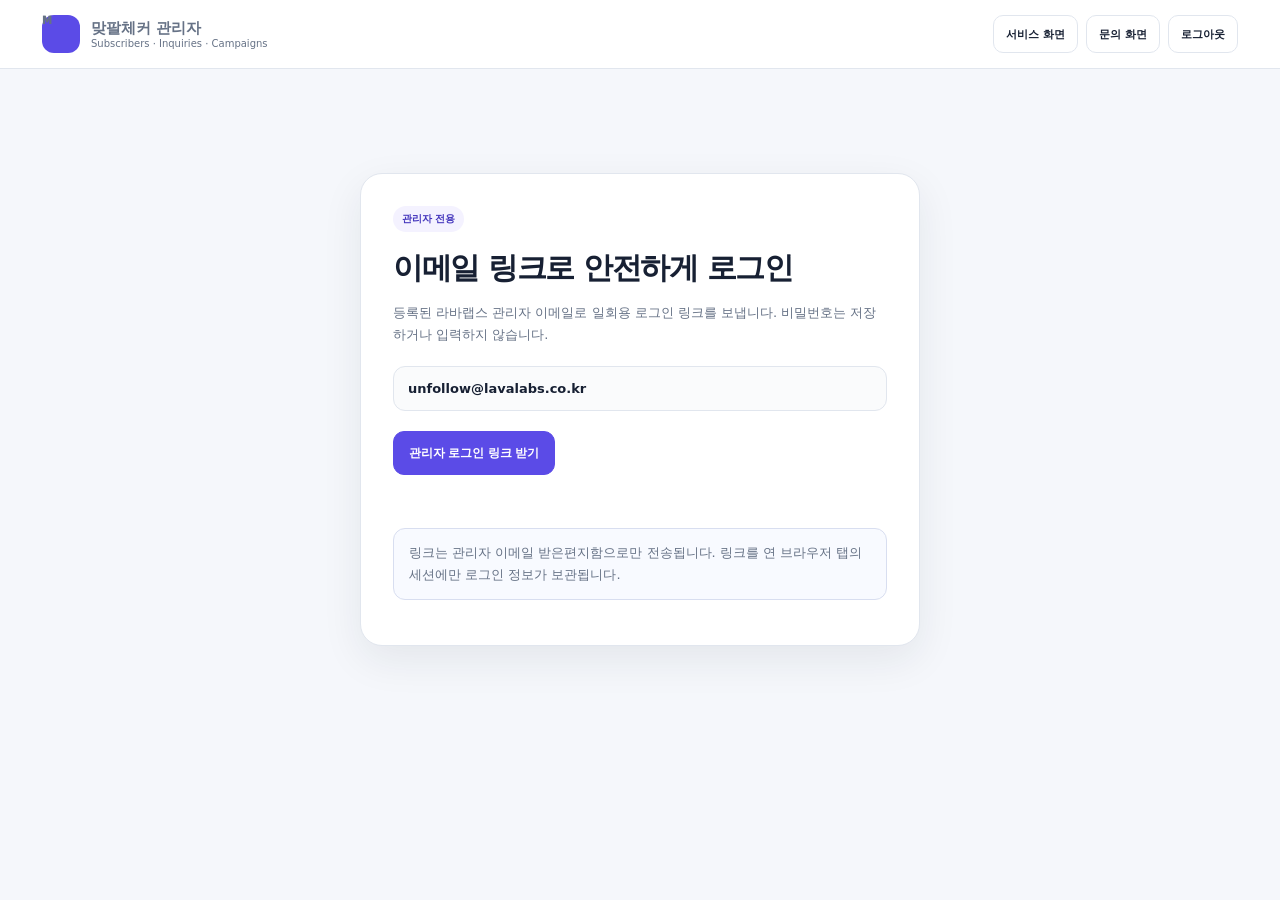
<file: pages/admin/newsletter/index.html>
<!doctype html>
<html lang="ko">
<head>
  <meta charset="utf-8">
  <meta name="viewport" content="width=device-width,initial-scale=1">
  <meta http-equiv="Content-Security-Policy" content="default-src 'self'; style-src 'self'; script-src 'self'; img-src 'self' data:; connect-src 'self' https://jnciddblcndmthmmvqrz.supabase.co; object-src 'none'; base-uri 'self'; form-action 'self'; frame-src 'none'; upgrade-insecure-requests">
  <meta name="robots" content="noindex,nofollow,noarchive">
  <meta name="referrer" content="no-referrer">
  <link rel="icon" href="/favicon.svg" type="image/svg+xml">
  <link rel="stylesheet" href="/assets/admin-v17.css?v=17.0">
  <link rel="stylesheet" href="/assets/admin-v18.css?v=18.0">
  <link rel="stylesheet" href="/assets/admin-inquiries-v21.css?v=21.0">
  <title>운영 관리자 | 맞팔체커</title>
</head>
<body>
<a class="adminSkip" href="#main">본문으로 바로가기</a>
<header class="adminHeader"><div class="adminHeaderInner">
  <a class="adminBrand" href="/"><span class="adminLogo">M</span><span><strong>맞팔체커 관리자</strong><span>Subscribers · Inquiries · Campaigns</span></span></a>
  <div class="adminHeaderActions"><a href="/">서비스 화면</a><a href="/contact/">문의 화면</a><button id="adminLogout" type="button" hidden>로그아웃</button></div>
</div></header>
<main id="main" class="adminMain">
  <section id="adminLogin" class="adminLoginCard" aria-labelledby="loginTitle">
    <span class="adminEyebrow">관리자 전용</span>
    <h1 id="loginTitle">이메일 링크로 안전하게 로그인</h1>
    <p>등록된 라바랩스 관리자 이메일로 일회용 로그인 링크를 보냅니다. 비밀번호는 저장하거나 입력하지 않습니다.</p>
    <div class="adminOwnerEmail" aria-label="관리자 이메일">unfollow@lavalabs.co.kr</div>
    <button id="adminLoginButton" class="adminPrimary" type="button">관리자 로그인 링크 받기</button>
    <p id="adminLoginStatus" class="adminStatus" role="status" aria-live="polite"></p>
    <p class="adminNotice">링크는 관리자 이메일 받은편지함으로만 전송됩니다. 링크를 연 브라우저 탭의 세션에만 로그인 정보가 보관됩니다.</p>
  </section>

  <section id="adminDashboard" class="adminDashboard" hidden aria-labelledby="dashboardTitle">
    <div class="adminHero">
      <div><span class="adminEyebrow">운영 대시보드</span><h1 id="dashboardTitle">맞팔체커 운영 센터</h1><p id="adminIdentity">관리자 정보를 확인하는 중입니다.</p></div>
      <div class="adminHeroActions"><button id="adminRefresh" class="adminSecondary" type="button">새로고침</button><button id="adminExport" class="adminPrimary" type="button">구독자 CSV</button></div>
    </div>

    <section class="adminStats" aria-label="운영 현황">
      <article class="adminStat"><span>활성 구독자</span><strong id="statActive">—</strong></article>
      <article class="adminStat"><span>최근 7일 신청</span><strong id="statWeek">—</strong></article>
      <article class="adminStat"><span>최근 30일 신청</span><strong id="statMonth">—</strong></article>
      <article class="adminStat"><span>프리미엄 의견</span><strong id="statInterest">—</strong></article>
      <article class="adminStat"><span>새 문의</span><strong id="statInquiry">—</strong></article>
    </section>

    <section class="adminInsights" aria-label="프리미엄 수요 요약">
      <article class="adminPanel"><h2>관심 기능</h2><div id="featureBars" class="adminBarList"></div></article>
      <article class="adminPanel"><h2>희망 가격대</h2><div id="priceBars" class="adminBarList"></div></article>
    </section>

    <div class="adminTabs" role="tablist" aria-label="운영 메뉴">
      <button id="tabSubscribers" class="adminTab" type="button" role="tab" aria-selected="true" aria-controls="panelSubscribers">뉴스레터 구독자</button>
      <button id="tabInquiries" class="adminTab" type="button" role="tab" aria-selected="false" aria-controls="panelInquiries">문의 접수</button>
      <button id="tabInterest" class="adminTab" type="button" role="tab" aria-selected="false" aria-controls="panelInterest">프리미엄 의견</button>
      <button id="tabCampaigns" class="adminTab" type="button" role="tab" aria-selected="false" aria-controls="panelCampaigns">캠페인 작성·발송</button>
    </div>

    <section id="panelSubscribers" role="tabpanel" aria-labelledby="tabSubscribers">
      <div class="adminToolbar"><form id="subscriberSearchForm" class="adminSearch"><input id="subscriberSearch" type="search" autocomplete="off" placeholder="이메일 검색" aria-label="구독자 이메일 검색"><button class="adminSecondary" type="submit">검색</button></form><button id="subscriberClear" class="adminSecondary" type="button">검색 초기화</button></div>
      <div class="adminTableWrap"><table class="adminTable"><thead><tr><th>이메일</th><th>신청 경로</th><th>신청일</th><th>상태</th><th>관리</th></tr></thead><tbody id="subscriberRows"><tr><td colspan="5" class="adminEmpty">구독자 정보를 불러오는 중입니다.</td></tr></tbody></table></div>
      <div class="adminPagination"><span id="subscriberCount">0명</span><div><button id="subscriberPrev" class="adminSecondary" type="button">이전</button><button id="subscriberNext" class="adminSecondary" type="button">다음</button></div></div>
    </section>

    <section id="panelInquiries" role="tabpanel" aria-labelledby="tabInquiries" hidden>
      <div class="adminToolbar inquiryToolbarV21"><form id="inquirySearchFormV21" class="adminSearch"><input id="inquirySearchV21" type="search" autocomplete="off" placeholder="이름, 이메일, 제목 검색" aria-label="문의 검색"><button class="adminSecondary" type="submit">검색</button></form><select id="inquiryStatusFilterV21" aria-label="문의 상태 필터"><option value="">전체 상태</option><option value="new">신규</option><option value="in_progress">처리 중</option><option value="resolved">답변 완료</option><option value="spam">스팸</option></select><button id="inquiryClearV21" class="adminSecondary" type="button">초기화</button><button id="inquiryRefreshV21" class="adminSecondary" type="button">새로고침</button></div>
      <div class="adminTableWrap"><table class="adminTable"><thead><tr><th>접수번호</th><th>문의자</th><th>유형</th><th>제목·내용</th><th>이메일 알림</th><th>상태</th><th>접수일</th><th>관리</th></tr></thead><tbody id="inquiryRowsV21"><tr><td colspan="8" class="adminEmpty">문의 내역을 불러오는 중입니다.</td></tr></tbody></table></div>
      <div class="adminPagination"><span id="inquiryCountV21">0건</span><div><button id="inquiryPrevV21" class="adminSecondary" type="button">이전</button><button id="inquiryNextV21" class="adminSecondary" type="button">다음</button></div></div>
      <p class="adminNotice">문의 답장은 문의자 이메일로 직접 전송됩니다. Instagram 비밀번호, 로그인 코드 또는 ZIP 원본을 요청하지 마세요.</p>
    </section>

    <section id="panelInterest" role="tabpanel" aria-labelledby="tabInterest" hidden>
      <div class="adminToolbar"><form id="interestSearchForm" class="adminSearch"><input id="interestSearch" type="search" autocomplete="off" placeholder="이메일 검색" aria-label="프리미엄 의견 이메일 검색"><button class="adminSecondary" type="submit">검색</button></form><button id="interestClear" class="adminSecondary" type="button">검색 초기화</button></div>
      <div class="adminTableWrap"><table class="adminTable"><thead><tr><th>이메일</th><th>관심 기능</th><th>희망 가격</th><th>계정 수</th><th>추가 의견</th><th>갱신일</th><th>관리</th></tr></thead><tbody id="interestRows"><tr><td colspan="7" class="adminEmpty">의견을 불러오는 중입니다.</td></tr></tbody></table></div>
      <div class="adminPagination"><span id="interestCount">0건</span><div><button id="interestPrev" class="adminSecondary" type="button">이전</button><button id="interestNext" class="adminSecondary" type="button">다음</button></div></div>
    </section>

    <section id="panelCampaigns" class="campaignPanelV18" role="tabpanel" aria-labelledby="tabCampaigns" hidden>
      <div class="campaignProviderV18"><div><strong>발송 연결 상태</strong><span id="campaignProviderText">확인 중입니다.</span></div><span id="campaignProviderBadge" class="campaignBadgeV18">확인 중</span></div>
      <div class="campaignLayoutV18">
        <form id="campaignFormV18" class="campaignEditorV18" novalidate>
          <input type="hidden" id="campaignIdV18">
          <div class="campaignEditorHeadV18"><div><span class="adminEyebrow">캠페인 편집기</span><h2 id="campaignEditorTitleV18">새 뉴스레터</h2></div><button id="campaignNewV18" class="adminSecondary" type="button">새 초안</button></div>
          <div class="campaignFieldsV18">
            <label><span>관리용 이름</span><input id="campaignInternalNameV18" maxlength="120" placeholder="예: 7월 기능 업데이트" required></label>
            <label><span>이메일 제목</span><input id="campaignSubjectV18" maxlength="180" placeholder="받은편지함에 표시될 제목" required></label>
            <label class="wide"><span>미리보기 문구</span><input id="campaignPreviewTextV18" maxlength="240" placeholder="제목 옆에 보이는 짧은 설명"></label>
            <label><span>발송 대상</span><select id="campaignSegmentV18"><option value="all_active">활성 구독자 전체</option><option value="recent_30d">최근 30일 신청자</option><option value="premium_interest">프리미엄 의견 참여자</option></select></label>
            <label><span>예약 시간</span><input id="campaignScheduledAtV18" type="datetime-local"></label>
            <label class="wide"><span>본문</span><textarea id="campaignBodyTextV18" rows="12" maxlength="20000" placeholder="문단 사이를 한 줄 비워 작성하세요." required></textarea></label>
            <label><span>버튼 문구</span><input id="campaignCtaLabelV18" maxlength="80" placeholder="예: 새 기능 살펴보기"></label>
            <label><span>버튼 링크</span><input id="campaignCtaUrlV18" type="url" maxlength="1000" placeholder="https://..."></label>
          </div>
          <div class="campaignEstimateV18"><span>예상 수신자</span><strong id="campaignEstimateV18">—</strong><button id="campaignEstimateButtonV18" class="adminSecondary" type="button">다시 계산</button></div>
          <div class="campaignActionsV18"><button id="campaignSaveV18" class="adminPrimary" type="submit">초안 저장</button><button id="campaignTestV18" class="adminSecondary" type="button">내게 테스트 발송</button><button id="campaignQueueV18" class="adminSecondary" type="button">지금 발송 대기열</button><button id="campaignScheduleV18" class="adminSecondary" type="button">예약 대기열</button><button id="campaignDeleteV18" class="adminDanger" type="button">초안 삭제</button></div>
          <p id="campaignFormStatusV18" class="adminStatus" role="status" aria-live="polite"></p>
        </form>

        <aside class="campaignPreviewV18" aria-labelledby="campaignPreviewTitleV18"><div class="campaignPreviewHeadV18"><span>실시간 미리보기</span><strong id="campaignPreviewTitleV18">제목을 입력해 주세요</strong></div><div class="campaignPreviewBodyV18" id="campaignPreviewBodyV18"><p>본문을 입력하면 여기에 표시됩니다.</p></div><div class="campaignPreviewFootV18">수신 해지 링크와 개인정보 안내는 실제 발송 시 자동으로 붙습니다.</div></aside>
      </div>

      <div class="campaignListHeadV18"><div><h2>캠페인 목록</h2><p>초안, 예약, 발송 진행률과 실패 건을 확인합니다.</p></div><button id="campaignRefreshV18" class="adminSecondary" type="button">목록 새로고침</button></div>
      <div class="adminTableWrap"><table class="adminTable campaignTableV18"><thead><tr><th>캠페인</th><th>대상</th><th>상태</th><th>수신자</th><th>발송 결과</th><th>예약·갱신</th><th>작업</th></tr></thead><tbody id="campaignRowsV18"><tr><td colspan="7" class="adminEmpty">캠페인을 불러오는 중입니다.</td></tr></tbody></table></div>
      <div class="adminPagination"><span id="campaignCountV18">0건</span><div><button id="campaignPrevV18" class="adminSecondary" type="button">이전</button><button id="campaignNextV18" class="adminSecondary" type="button">다음</button></div></div>
      <p class="adminNotice">예약 캠페인은 대기열에 저장됩니다. Resend 연결 전에는 실제 메일이 나가지 않으며, 연결 후 관리자 화면에서 예약 시간이 지난 캠페인의 발송을 실행할 수 있습니다.</p>
    </section>

    <p id="adminStatus" class="adminStatus" role="status" aria-live="polite"></p>
    <p class="adminNotice">구독자 이메일과 문의 내용은 서비스 운영과 답변에만 사용하세요. 내보낸 파일은 업무가 끝나면 안전한 위치에서 삭제하는 것을 권장합니다.</p>
  </section>
</main>
<script src="/assets/admin-v17.js?v=17.0" defer></script>
<script src="/assets/admin-campaign-v18.js?v=18.0" defer></script>
<script src="/assets/admin-inquiries-v21.js?v=21.0" defer></script>
</body>
</html>
</file>
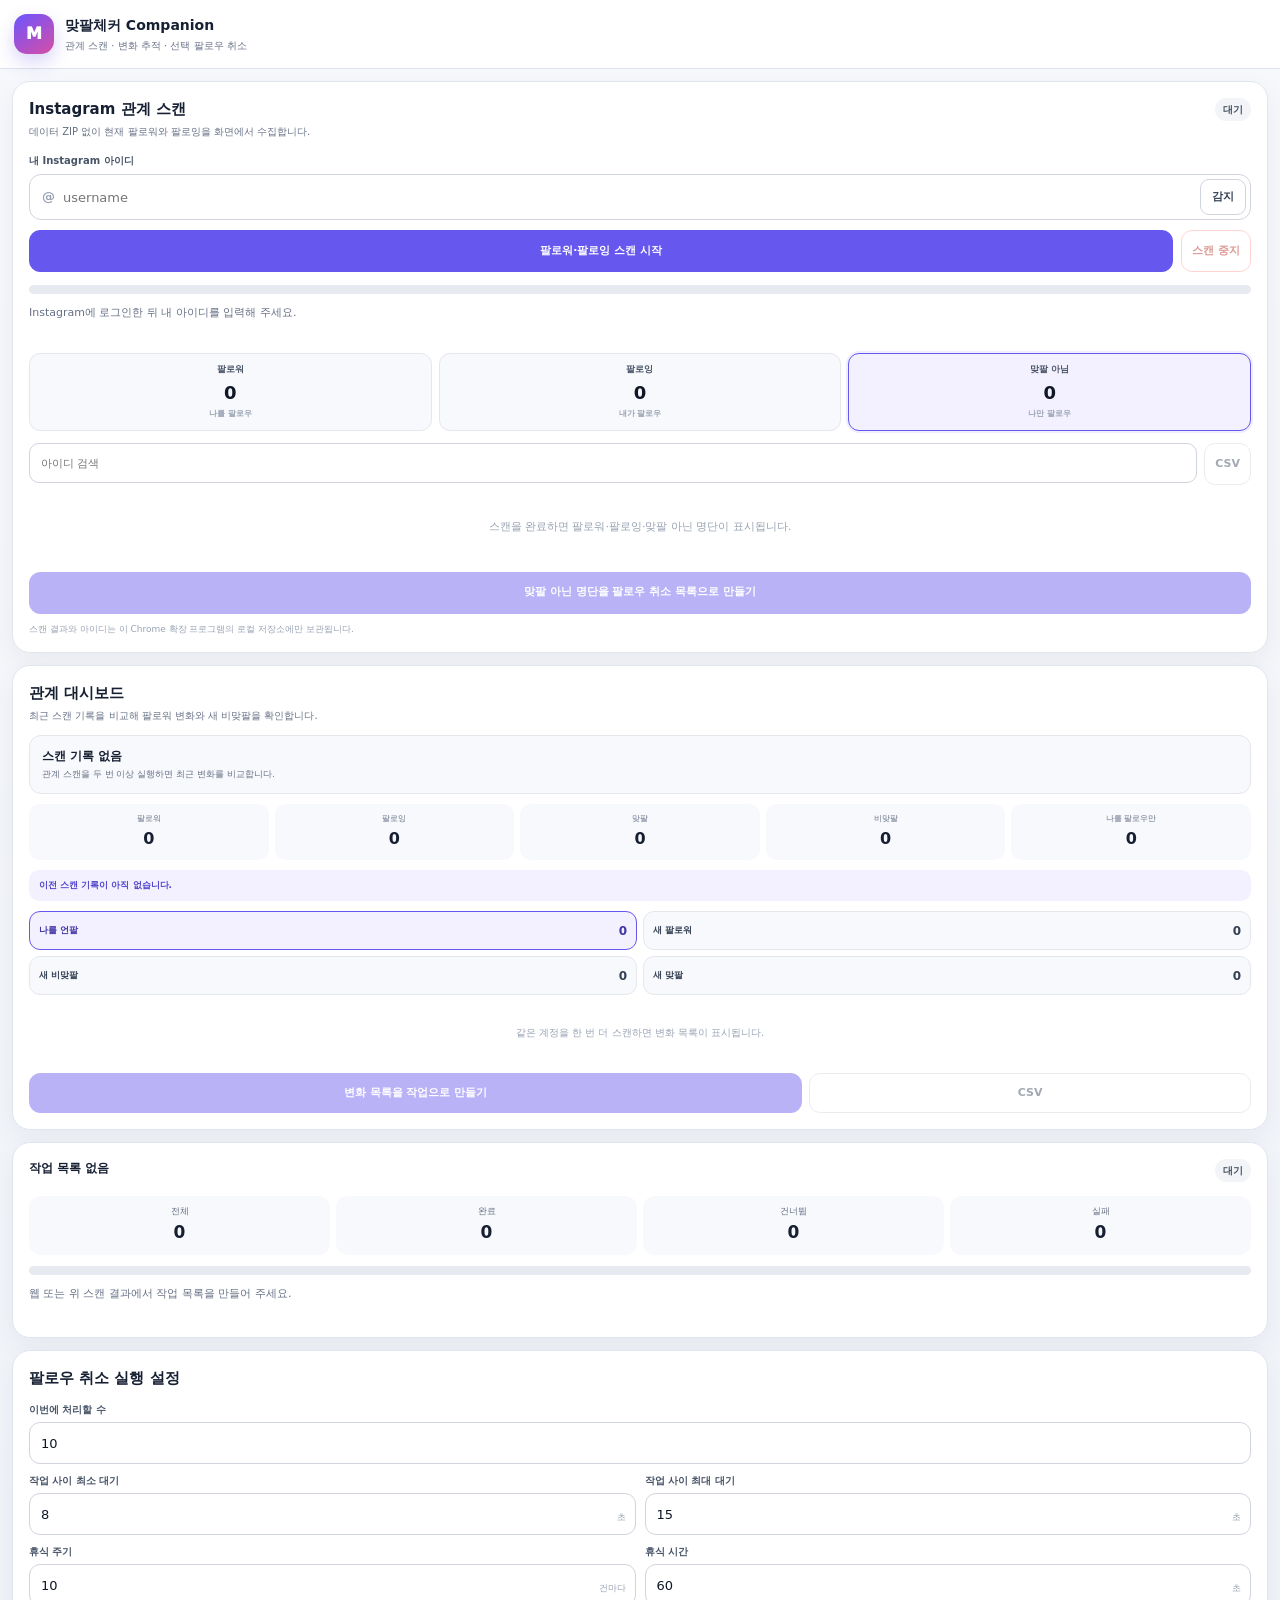
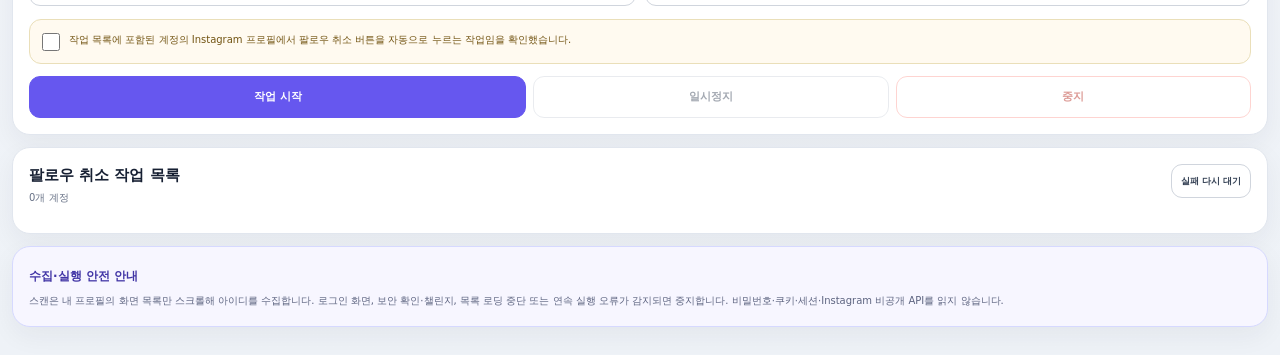
<file: extension/sidepanel.html>
<!doctype html>
<html lang="ko">
<head>
  <meta charset="utf-8">
  <meta name="viewport" content="width=device-width,initial-scale=1">
  <link rel="stylesheet" href="sidepanel.css">
  <link rel="stylesheet" href="sidepanel-v24.css">
  <title>맞팔체커 Companion</title>
</head>
<body>
  <header class="appHeader">
    <div class="brandMark">M</div>
    <div><strong>맞팔체커 Companion</strong><span>관계 스캔 · 변화 추적 · 선택 팔로우 취소</span></div>
  </header>

  <main>
    <section class="scanCard" aria-labelledby="scanTitle">
      <div class="sectionHead">
        <div><h2 id="scanTitle">Instagram 관계 스캔</h2><p>데이터 ZIP 없이 현재 팔로워와 팔로잉을 화면에서 수집합니다.</p></div>
        <strong id="scanBadge" class="scanBadge" data-state="idle">대기</strong>
      </div>

      <div class="profileField">
        <label for="profileUsername">내 Instagram 아이디</label>
        <div><span>@</span><input id="profileUsername" type="text" inputmode="text" autocomplete="off" maxlength="30" placeholder="username"><button id="detectProfile" type="button">감지</button></div>
      </div>

      <div class="scanActions">
        <button id="startScan" class="primary" type="button">팔로워·팔로잉 스캔 시작</button>
        <button id="stopScan" class="danger" type="button" disabled>스캔 중지</button>
      </div>

      <div class="scanProgress"><span id="scanProgressBar"></span></div>
      <p id="scanMessage" class="scanMessage" role="status" aria-live="polite">Instagram에 로그인한 뒤 내 아이디를 입력해 주세요.</p>

      <div class="relationshipStats" aria-label="관계 스캔 결과">
        <button type="button" data-result-tab="followers"><span>팔로워</span><strong id="scanFollowersCount">0</strong><small>나를 팔로우</small></button>
        <button type="button" data-result-tab="following"><span>팔로잉</span><strong id="scanFollowingCount">0</strong><small>내가 팔로우</small></button>
        <button type="button" data-result-tab="nonMutual" class="active"><span>맞팔 아님</span><strong id="scanNonMutualCount">0</strong><small>나만 팔로우</small></button>
      </div>

      <div class="scanListTools">
        <input id="scanSearch" type="search" autocomplete="off" placeholder="아이디 검색" aria-label="스캔 결과 아이디 검색">
        <button id="exportScan" type="button" disabled>CSV</button>
      </div>
      <div id="scanList" class="scanList"><div class="queueEmpty">스캔을 완료하면 팔로워·팔로잉·맞팔 아닌 명단이 표시됩니다.</div></div>
      <button id="queueNonMutual" class="primary wideButton" type="button" disabled>맞팔 아닌 명단을 팔로우 취소 목록으로 만들기</button>
      <p id="scanMeta" class="scanMeta">스캔 결과와 아이디는 이 Chrome 확장 프로그램의 로컬 저장소에만 보관됩니다.</p>
    </section>

    <section class="dashboardCard" aria-labelledby="dashboardTitleV24">
      <div class="dashboardHeader"><div><h2 id="dashboardTitleV24">관계 대시보드</h2><p>최근 스캔 기록을 비교해 팔로워 변화와 새 비맞팔을 확인합니다.</p></div></div>
      <div class="dashboardProfile"><strong id="dashboardProfileV24">스캔 기록 없음</strong><span id="dashboardMetaV24">관계 스캔을 두 번 이상 실행하면 최근 변화를 비교합니다.</span></div>
      <div class="dashboardMetrics" aria-label="관계 요약">
        <div><span>팔로워</span><strong id="dashboardFollowersV24">0</strong></div>
        <div><span>팔로잉</span><strong id="dashboardFollowingV24">0</strong></div>
        <div><span>맞팔</span><strong id="dashboardMutualV24">0</strong></div>
        <div><span>비맞팔</span><strong id="dashboardNonMutualV24">0</strong></div>
        <div><span>나를 팔로우만</span><strong id="dashboardFollowersOnlyV24">0</strong></div>
      </div>
      <p id="dashboardCompareV24" class="dashboardCompare">이전 스캔 기록이 아직 없습니다.</p>
      <div class="dashboardTabs" role="tablist" aria-label="최근 관계 변화">
        <button type="button" class="active" data-dashboard-view="lostFollowersStillFollowing"><span>나를 언팔</span><strong>0</strong></button>
        <button type="button" data-dashboard-view="newFollowers"><span>새 팔로워</span><strong>0</strong></button>
        <button type="button" data-dashboard-view="newNonMutual"><span>새 비맞팔</span><strong>0</strong></button>
        <button type="button" data-dashboard-view="newMutual"><span>새 맞팔</span><strong>0</strong></button>
      </div>
      <div id="dashboardListV24" class="dashboardList"><div class="dashboardEmpty">같은 계정을 한 번 더 스캔하면 변화 목록이 표시됩니다.</div></div>
      <div class="dashboardButtons"><button id="dashboardQueueV24" class="primary" type="button" disabled>변화 목록을 작업으로 만들기</button><button id="dashboardExportV24" type="button" disabled>CSV</button></div>
    </section>

    <section class="statusCard">
      <div class="statusTop"><span id="queueName">작업 목록 없음</span><strong id="runnerBadge" data-state="idle">대기</strong></div>
      <div class="stats">
        <div><span>전체</span><strong id="countTotal">0</strong></div>
        <div><span>완료</span><strong id="countSuccess">0</strong></div>
        <div><span>건너뜀</span><strong id="countSkipped">0</strong></div>
        <div><span>실패</span><strong id="countFailed">0</strong></div>
      </div>
      <div class="progress"><span id="progressBar"></span></div>
      <p id="runnerMessage" role="status" aria-live="polite">웹 또는 위 스캔 결과에서 작업 목록을 만들어 주세요.</p>
    </section>

    <section class="settingsCard">
      <h2>팔로우 취소 실행 설정</h2>
      <div class="fieldGrid">
        <label><span>이번에 처리할 수</span><input id="batchSize" type="number" min="1" max="30" value="10"></label>
        <label><span>작업 사이 최소 대기</span><input id="minDelay" type="number" min="5" max="120" value="8"><small>초</small></label>
        <label><span>작업 사이 최대 대기</span><input id="maxDelay" type="number" min="6" max="180" value="15"><small>초</small></label>
        <label><span>휴식 주기</span><input id="restEvery" type="number" min="1" max="30" value="10"><small>건마다</small></label>
        <label><span>휴식 시간</span><input id="restSeconds" type="number" min="30" max="900" value="60"><small>초</small></label>
      </div>
      <label class="confirmLine"><input id="confirmRun" type="checkbox"><span>작업 목록에 포함된 계정의 Instagram 프로필에서 팔로우 취소 버튼을 자동으로 누르는 작업임을 확인했습니다.</span></label>
      <div class="buttonGrid">
        <button id="startButton" class="primary" type="button">작업 시작</button>
        <button id="pauseButton" type="button" disabled>일시정지</button>
        <button id="stopButton" class="danger" type="button" disabled>중지</button>
      </div>
    </section>

    <section class="queueCard">
      <div class="sectionHead"><div><h2>팔로우 취소 작업 목록</h2><p id="queueSummary">0개 계정</p></div><button id="resetErrors" type="button">실패 다시 대기</button></div>
      <div id="queueList" class="queueList"></div>
    </section>

    <section class="safetyCard">
      <strong>수집·실행 안전 안내</strong>
      <p>스캔은 내 프로필의 화면 목록만 스크롤해 아이디를 수집합니다. 로그인 화면, 보안 확인·챌린지, 목록 로딩 중단 또는 연속 실행 오류가 감지되면 중지합니다. 비밀번호·쿠키·세션·Instagram 비공개 API를 읽지 않습니다.</p>
    </section>
  </main>

  <script src="sidepanel.js"></script>
  <script src="sidepanel-v24.js"></script>
</body>
</html>
</file>
<file: assets/site-pages-v15.css>
:root{--page-bg:#f5f7fb;--page-surface:#fff;--page-soft:#f8f9fc;--page-line:#e1e6ee;--page-text:#172033;--page-muted:#5f6c80;--page-brand:#5b4be7;--page-brand-deep:#4436bd;--page-brand-soft:#eeebff;--page-success:#087a55;--page-warning:#8a570e;--page-radius:18px;--page-shadow:0 14px 36px rgba(29,41,62,.07)}
*{box-sizing:border-box}html{background:var(--page-bg);scroll-behavior:smooth}body{margin:0;background:var(--page-bg);color:var(--page-text);font-family:system-ui,-apple-system,"Segoe UI",sans-serif;line-height:1.65;word-break:keep-all}a{color:var(--page-brand-deep)}a:focus-visible,button:focus-visible,summary:focus-visible{outline:3px solid rgba(91,75,231,.35);outline-offset:3px}
.pageSkip{position:fixed;top:10px;left:10px;z-index:999;padding:10px 14px;border-radius:10px;background:#111827;color:#fff;transform:translateY(-160%)}.pageSkip:focus{transform:translateY(0)}
.pageHeader{position:sticky;top:0;z-index:50;border-bottom:1px solid rgba(225,230,238,.9);background:rgba(255,255,255,.94);backdrop-filter:blur(18px)}.pageHeaderInner{display:flex;max-width:1120px;min-height:68px;align-items:center;justify-content:space-between;gap:20px;margin:0 auto;padding:0 22px}.pageBrand{display:flex;align-items:center;gap:10px;color:var(--page-text);text-decoration:none}.pageLogo{display:grid;width:40px;height:40px;place-items:center;border-radius:13px;background:linear-gradient(145deg,#6a59f5,#5141c9);color:#fff;font-size:19px;font-weight:900;box-shadow:0 8px 20px rgba(91,75,231,.22)}.pageBrandText strong{display:block;font-size:16px;line-height:1.2}.pageBrandText span{display:block;color:#7b8799;font-size:10px}.pageNav{display:flex;align-items:center;gap:5px}.pageNav a{padding:9px 11px;border-radius:10px;color:#4c586b;font-size:12px;font-weight:750;text-decoration:none}.pageNav a:hover,.pageNav a[aria-current="page"]{background:var(--page-brand-soft);color:var(--page-brand-deep)}.pageNav .primary{background:var(--page-brand);color:#fff}.pageNav .primary:hover{background:var(--page-brand-deep);color:#fff}
.pageMain{max-width:960px;margin:0 auto;padding:64px 22px 90px}.pageEyebrow{display:inline-flex;padding:6px 10px;border:1px solid #dcd6ff;border-radius:999px;background:#f8f6ff;color:var(--page-brand-deep);font-size:11px;font-weight:850}.pageHero h1{max-width:780px;margin:20px 0 14px;font-size:clamp(38px,6vw,58px);line-height:1.05;letter-spacing:-.055em}.pageHero>p{max-width:760px;margin:0;color:var(--page-muted);font-size:16px;line-height:1.75}.pageActions{display:flex;flex-wrap:wrap;gap:9px;margin-top:24px}.pageButton{display:inline-flex;min-height:46px;align-items:center;justify-content:center;padding:0 16px;border:1px solid var(--page-line);border-radius:12px;background:#fff;color:#3f4b5f;font-size:13px;font-weight:800;text-decoration:none;box-shadow:0 4px 12px rgba(30,42,60,.04)}.pageButton.primary{border-color:var(--page-brand);background:var(--page-brand);color:#fff}.pageButton.primary:hover{background:var(--page-brand-deep)}
.pageGrid{display:grid;grid-template-columns:repeat(2,minmax(0,1fr));gap:14px;margin-top:42px}.pageCard{padding:24px;border:1px solid var(--page-line);border-radius:var(--page-radius);background:var(--page-surface);box-shadow:0 3px 14px rgba(30,42,60,.04)}.pageCard.full{grid-column:1/-1}.pageCard h2{margin:0 0 9px;font-size:21px;letter-spacing:-.03em}.pageCard h3{margin:0 0 7px;font-size:16px}.pageCard p{margin:0;color:var(--page-muted);font-size:13px}.pageCard p+p{margin-top:10px}
.stepList{display:grid;gap:12px;margin-top:18px;padding:0;list-style:none;counter-reset:step}.stepList li{position:relative;min-height:76px;padding:16px 16px 16px 58px;border:1px solid var(--page-line);border-radius:14px;background:var(--page-soft);counter-increment:step}.stepList li:before{content:counter(step);position:absolute;top:16px;left:16px;display:grid;width:29px;height:29px;place-items:center;border-radius:10px;background:var(--page-brand-soft);color:var(--page-brand-deep);font-size:12px;font-weight:900}.stepList strong{display:block;margin-bottom:4px;font-size:14px}.stepList span{display:block;color:var(--page-muted);font-size:12px;line-height:1.6}.notice{margin-top:18px;padding:15px 17px;border:1px solid #e5d6ad;border-radius:14px;background:#fffaf0;color:#71561c;font-size:12px;line-height:1.65}.notice.success{border-color:#cfe5dc;background:#f5fbf8;color:#245f4e}.checkList{display:grid;gap:9px;margin:14px 0 0;padding:0;list-style:none}.checkList li{position:relative;padding-left:25px;color:#4d596c;font-size:13px}.checkList li:before{content:"✓";position:absolute;left:0;color:var(--page-success);font-weight:900}
.tableWrap{margin-top:16px;overflow-x:auto;border:1px solid var(--page-line);border-radius:14px}table{width:100%;border-collapse:collapse;background:#fff;font-size:12px}th,td{padding:13px 14px;border-bottom:1px solid var(--page-line);text-align:left;vertical-align:top}th{background:#f7f9fc;color:#465267;font-weight:850}td{color:#5f6c80}tr:last-child td{border-bottom:0}details{border-top:1px solid var(--page-line)}details:first-of-type{border-top:0}summary{padding:16px 2px;cursor:pointer;color:#263247;font-size:14px;font-weight:800}details p{padding:0 2px 17px!important}
.pageFooter{border-top:1px solid var(--page-line);background:#fff}.pageFooterInner{display:grid;max-width:1120px;grid-template-columns:1fr auto;gap:20px;margin:0 auto;padding:28px 22px;color:#758195;font-size:11px}.pageFooter strong{display:block;margin-bottom:4px;color:#334055;font-size:12px}.pageFooter nav{display:flex;flex-wrap:wrap;gap:12px;align-items:flex-start}.pageFooter a{text-decoration:none;font-weight:750}
@media(max-width:760px){.pageHeaderInner{min-height:62px;padding:0 14px}.pageBrandText span{display:none}.pageNav a:not(.primary){display:none}.pageMain{padding:44px 14px 78px}.pageHero h1{font-size:clamp(34px,11vw,47px)}.pageHero>p{font-size:14px}.pageGrid{grid-template-columns:1fr;margin-top:30px}.pageCard.full{grid-column:auto}.pageCard{padding:19px}.pageActions{display:grid;grid-template-columns:1fr}.pageFooterInner{grid-template-columns:1fr;padding:24px 14px}}
@media(prefers-color-scheme:dark){:root{--page-bg:#10131b;--page-surface:#181d27;--page-soft:#1d232e;--page-line:#2d3543;--page-text:#f1f3f6;--page-muted:#b3bdca;--page-brand:#a99eff;--page-brand-deep:#cac4ff;--page-brand-soft:#292644}.pageHeader,.pageFooter{background:rgba(24,29,39,.96)}.pageButton,table{background:var(--page-surface)}th{background:#1d232e}.notice{border-color:#55482c;background:#272217;color:#dec78e}.notice.success{border-color:#2f4c42;background:#15231f;color:#a9e4cc}}
@media(prefers-reduced-motion:reduce){html{scroll-behavior:auto}*{transition:none!important}}
</file>
<file: assets/site-pages-v15-a11y.css>
.pageBrandText span,
.pageFooterInner{color:#566277}

@media(prefers-color-scheme:dark){
  .pageBrandText span,
  .pageFooterInner{color:#c5ceda}
}
</file>
<file: assets/site-pages-v16.css>
.pageNoticeBannerV16{display:flex;align-items:center;justify-content:space-between;gap:16px;margin:0 0 26px;padding:15px 17px;border:1px solid #dcd6ff;border-radius:15px;background:linear-gradient(135deg,#f7f5ff,#fff);box-shadow:0 8px 20px rgba(30,42,60,.04)}.pageNoticeBannerV16 strong{display:block;margin-bottom:3px;font-size:13px}.pageNoticeBannerV16 span{display:block;color:#5f6c80;font-size:11px;line-height:1.55}.pageNoticeBannerV16 a{flex:none;padding:9px 12px;border-radius:10px;background:#5b4be7;color:#fff;font-size:11px;font-weight:850;text-decoration:none}
.policyMetaV16{display:flex;flex-wrap:wrap;gap:8px;margin:18px 0 0}.policyMetaV16 span{padding:6px 9px;border:1px solid var(--page-line);border-radius:999px;background:var(--page-surface);color:var(--page-muted);font-size:10px;font-weight:750}.policySectionV16{scroll-margin-top:88px}.policySectionV16 h2{margin-bottom:12px}.policySectionV16 h3{margin:18px 0 7px;font-size:15px}.policySectionV16 ul,.policySectionV16 ol{margin:10px 0 0;padding-left:20px;color:var(--page-muted);font-size:13px}.policySectionV16 li+li{margin-top:6px}.policySectionV16 code{padding:2px 5px;border-radius:5px;background:var(--page-soft);font-size:11px}
.planGridV16{display:grid;grid-template-columns:repeat(3,minmax(0,1fr));gap:14px;margin-top:28px}.planCardV16{position:relative;padding:23px;border:1px solid var(--page-line);border-radius:18px;background:var(--page-surface);box-shadow:0 4px 18px rgba(30,42,60,.05)}.planCardV16.featured{border-color:#bcb1ff;background:linear-gradient(145deg,#f8f6ff,#fff)}.planBadgeV16{display:inline-flex;padding:5px 8px;border-radius:999px;background:var(--page-brand-soft);color:var(--page-brand-deep);font-size:10px;font-weight:900}.planCardV16 h2{margin:14px 0 5px;font-size:20px}.planPriceV16{display:flex;align-items:baseline;gap:4px;margin:8px 0 14px}.planPriceV16 strong{font-size:28px;letter-spacing:-.04em}.planPriceV16 span{color:var(--page-muted);font-size:11px}.planCardV16 ul{display:grid;gap:7px;margin:0;padding:0;list-style:none}.planCardV16 li{position:relative;padding-left:19px;color:var(--page-muted);font-size:12px}.planCardV16 li:before{content:'✓';position:absolute;left:0;color:var(--page-success);font-weight:900}.planCardV16 .pageButton{width:100%;margin-top:18px}.comingSoonV16{margin-top:12px;color:#8a570e;font-size:10px;font-weight:800}
.newsletterPanelV16{max-width:720px;margin:36px auto 0;padding:25px;border:1px solid var(--page-line);border-radius:20px;background:var(--page-surface);box-shadow:var(--page-shadow)}.newsletterPanelV16 h2{margin:0 0 7px;font-size:23px}.newsletterPanelV16>p{margin:0 0 18px;color:var(--page-muted);font-size:13px}.newsletterPageFormV16{display:grid;gap:12px}.newsletterPageFormV16 label>span:first-child{display:block;margin-bottom:6px;color:var(--page-text);font-size:12px;font-weight:850}.newsletterPageFormV16 input[type="email"]{width:100%;height:48px;padding:0 14px;border:1px solid var(--page-line);border-radius:12px;background:var(--page-surface);color:var(--page-text);font-size:14px}.newsletterPageFormV16 input[type="email"]:focus{border-color:var(--page-brand);box-shadow:0 0 0 4px rgba(91,75,231,.12);outline:0}.newsletterPageConsentV16{display:grid!important;grid-template-columns:18px 1fr;gap:8px;align-items:start;color:var(--page-muted);font-size:11px;line-height:1.55}.newsletterPageConsentV16 input{width:17px;height:17px;margin:1px 0 0;accent-color:var(--page-brand)}.newsletterPageConsentV16 b{color:var(--page-brand-deep)}.newsletterPageResultV16{min-height:22px;margin:0;color:var(--page-muted);font-size:12px}.newsletterPageResultV16[data-state="success"]{color:var(--page-success)}.newsletterPageResultV16[data-state="error"]{color:#b42318}.newsletterPageFootnoteV16{margin:0;color:var(--page-muted);font-size:10px}.newsletterHoneypotV16{position:absolute;left:-10000px;width:1px;height:1px;overflow:hidden}
.dataFlowV16{display:grid;grid-template-columns:repeat(3,minmax(0,1fr));gap:12px;margin-top:18px}.dataFlowV16>div{padding:18px;border:1px solid var(--page-line);border-radius:15px;background:var(--page-soft)}.dataFlowV16 b{display:grid;width:28px;height:28px;place-items:center;margin-bottom:10px;border-radius:9px;background:var(--page-brand-soft);color:var(--page-brand-deep);font-size:11px}.dataFlowV16 strong{display:block;margin-bottom:5px;font-size:13px}.dataFlowV16 span{display:block;color:var(--page-muted);font-size:11px;line-height:1.55}
@media(max-width:860px){.planGridV16{grid-template-columns:1fr}.dataFlowV16{grid-template-columns:1fr}}@media(max-width:760px){.pageNoticeBannerV16{align-items:flex-start;flex-direction:column}.pageNoticeBannerV16 a{width:100%;text-align:center}.newsletterPanelV16{padding:19px}.planCardV16{padding:19px}}
@media(prefers-color-scheme:dark){.pageNoticeBannerV16{border-color:#3c3659;background:linear-gradient(135deg,#201d34,#181d27)}.pageNoticeBannerV16 span{color:#c1cad6}.planCardV16.featured{border-color:#594f8d;background:linear-gradient(145deg,#211e34,#181d27)}}
</file>
<file: assets/contact-v21.css>
.contactLayoutV21{display:grid;grid-template-columns:minmax(0,1.45fr) minmax(280px,.72fr);gap:22px;align-items:start}.contactPanelV21{padding:26px;border:1px solid #e4e7ec;border-radius:20px;background:#fff;box-shadow:0 14px 32px rgba(16,24,40,.055)}.contactPanelV21 h2{margin:0 0 8px;color:#101828;font-size:24px;letter-spacing:-.035em}.contactPanelV21>p{margin:0 0 22px;color:#667085;line-height:1.7}.contactFormV21{display:grid;gap:16px}.contactPairV21{display:grid;grid-template-columns:1fr 1fr;gap:14px}.contactFormV21 label{display:grid;gap:7px;min-width:0}.contactFormV21 label>span{color:#344054;font-size:13px;font-weight:800}.contactFormV21 input,.contactFormV21 select,.contactFormV21 textarea{width:100%;box-sizing:border-box;border:1px solid #d0d5dd;border-radius:12px;background:#fff;color:#101828;font:inherit;font-size:15px;line-height:1.5;transition:border-color .16s ease,box-shadow .16s ease}.contactFormV21 input,.contactFormV21 select{min-height:48px;padding:0 14px}.contactFormV21 textarea{min-height:180px;padding:13px 14px;resize:vertical}.contactFormV21 input:focus,.contactFormV21 select:focus,.contactFormV21 textarea:focus{outline:none;border-color:#6557ff;box-shadow:0 0 0 4px rgba(101,87,255,.14)}.contactConsentV21{display:flex!important;grid-template-columns:none!important;align-items:flex-start;gap:10px!important;padding:13px 14px;border:1px solid #e4e7ec;border-radius:12px;background:#f8f9fc}.contactConsentV21 input{width:18px;height:18px;min-height:auto;margin:1px 0 0;flex:0 0 18px}.contactConsentV21 span{font-size:12px!important;font-weight:600!important;line-height:1.65;color:#475467!important}.contactConsentV21 a{color:#5145cd;font-weight:800}.contactHoneypotV21{position:absolute!important;left:-10000px!important;width:1px!important;height:1px!important;overflow:hidden!important}.contactSubmitV21{justify-self:start;min-width:170px}.contactResultV21{min-height:24px;margin:0!important;color:#475467;font-size:13px;line-height:1.65}.contactResultV21[data-state="success"]{color:#067647;font-weight:750}.contactResultV21[data-state="error"]{color:#b42318;font-weight:750}.contactAsideV21{display:grid;gap:14px}.contactInfoCardV21{padding:20px;border:1px solid #e4e7ec;border-radius:18px;background:#fff}.contactInfoCardV21 h2{margin:0 0 10px;color:#101828;font-size:17px}.contactInfoCardV21 p,.contactInfoCardV21 li{color:#667085;font-size:13px;line-height:1.7}.contactInfoCardV21 p{margin:0}.contactInfoCardV21 ul{margin:0;padding-left:18px}.contactInfoCardV21 a{color:#5145cd;font-weight:800}.contactStatusV21{display:flex;align-items:center;gap:8px;margin-bottom:10px;color:#067647;font-size:12px;font-weight:850}.contactStatusV21::before{content:'';width:9px;height:9px;border-radius:50%;background:#12b76a;box-shadow:0 0 0 4px rgba(18,183,106,.13)}.contactSafetyV21{margin-top:12px;padding:12px;border-radius:12px;background:#fff8e8;color:#7a5200!important}.contactReferenceV21{font-family:ui-monospace,SFMono-Regular,Consolas,monospace}.contactPanelV21 :focus-visible,.contactInfoCardV21 :focus-visible{outline:3px solid rgba(101,87,255,.28);outline-offset:3px}@media(max-width:900px){.contactLayoutV21{grid-template-columns:1fr}.contactAsideV21{grid-template-columns:repeat(2,minmax(0,1fr))}}@media(max-width:620px){.contactPanelV21{padding:19px;border-radius:17px}.contactPairV21,.contactAsideV21{grid-template-columns:1fr}.contactSubmitV21{width:100%;min-height:48px}.contactFormV21 input,.contactFormV21 select{min-height:50px}}@media(prefers-color-scheme:dark){.contactPanelV21,.contactInfoCardV21{border-color:#2d3340;background:#171a25}.contactPanelV21 h2,.contactInfoCardV21 h2,.contactFormV21 label>span{color:#f2f4f7}.contactPanelV21>p,.contactInfoCardV21 p,.contactInfoCardV21 li{color:#c8ceda}.contactFormV21 input,.contactFormV21 select,.contactFormV21 textarea{border-color:#3b4252;background:#10131c;color:#f2f4f7}.contactConsentV21{border-color:#343a48;background:#11151f}.contactConsentV21 span{color:#c8ceda!important}.contactResultV21{color:#c8ceda}.contactResultV21[data-state="success"]{color:#75e0a7}.contactResultV21[data-state="error"]{color:#fda29b}.contactSafetyV21{background:#2a2418;color:#f5d58b!important}}
</file>
<file: assets/site-pages-v17.css>
.interestPanelV17{margin-top:30px;padding:25px;border:1px solid var(--page-line);border-radius:20px;background:var(--page-surface);box-shadow:var(--page-shadow)}.interestPanelV17>header{max-width:760px}.interestPanelV17 h2{margin:0 0 8px;font-size:22px}.interestPanelV17>header p{margin:0;color:var(--page-muted);font-size:13px;line-height:1.7}.interestFormV17{display:grid;grid-template-columns:1fr 1fr;gap:16px;margin-top:22px}.interestFieldV17{display:grid;gap:7px}.interestFieldV17.full{grid-column:1/-1}.interestFieldV17>span,.interestGroupV17 legend{color:var(--page-text);font-size:12px;font-weight:850}.interestFieldV17 input[type="email"],.interestFieldV17 select,.interestFieldV17 textarea{width:100%;border:1px solid var(--page-line);border-radius:12px;background:var(--page-surface);color:var(--page-text);font:inherit}.interestFieldV17 input[type="email"],.interestFieldV17 select{height:48px;padding:0 13px}.interestFieldV17 textarea{min-height:116px;padding:12px 13px;resize:vertical}.interestFieldV17 input:focus,.interestFieldV17 select:focus,.interestFieldV17 textarea:focus{border-color:var(--page-brand);box-shadow:0 0 0 4px rgba(91,75,231,.12);outline:0}.interestGroupV17{grid-column:1/-1;margin:0;padding:0;border:0}.interestGroupV17 legend{margin-bottom:9px}.interestChecksV17{display:grid;grid-template-columns:repeat(4,minmax(0,1fr));gap:8px}.interestCheckV17{display:flex;min-height:46px;align-items:center;gap:8px;padding:9px 10px;border:1px solid var(--page-line);border-radius:11px;background:var(--page-soft);color:var(--page-muted);font-size:11px;font-weight:750}.interestCheckV17:has(input:checked){border-color:#afa4ff;background:var(--page-brand-soft);color:var(--page-brand-deep)}.interestCheckV17 input{width:17px;height:17px;accent-color:var(--page-brand)}.interestConsentV17{display:grid!important;grid-template-columns:18px 1fr;grid-column:1/-1;gap:8px;align-items:start;color:var(--page-muted);font-size:11px;line-height:1.55}.interestConsentV17 input{width:17px;height:17px;margin:1px 0 0;accent-color:var(--page-brand)}.interestActionsV17{display:flex;grid-column:1/-1;align-items:center;gap:8px}.interestActionsV17 .pageButton{border:0;cursor:pointer}.interestActionsV17 .danger{border:1px solid #efc1bc;background:#fff5f3;color:#a2271c}.interestResultV17{grid-column:1/-1;min-height:22px;margin:0;color:var(--page-muted);font-size:12px}.interestResultV17[data-state="success"]{color:var(--page-success)}.interestResultV17[data-state="error"]{color:#b42318}.interestFineV17{grid-column:1/-1;margin:0;color:var(--page-muted);font-size:10px;line-height:1.55}.interestHoneypotV17{position:absolute;left:-10000px;width:1px;height:1px;overflow:hidden}@media(max-width:860px){.interestChecksV17{grid-template-columns:1fr 1fr}}@media(max-width:680px){.interestPanelV17{padding:19px}.interestFormV17{grid-template-columns:1fr}.interestFieldV17.full,.interestGroupV17,.interestConsentV17,.interestActionsV17,.interestResultV17,.interestFineV17{grid-column:1}.interestChecksV17{grid-template-columns:1fr}.interestActionsV17{align-items:stretch;flex-direction:column}.interestActionsV17 button{width:100%}}@media(prefers-color-scheme:dark){.interestActionsV17 .danger{border-color:#66342f;background:#2b1d1c;color:#ffb4ab}}
</file>
<file: assets/admin-v17.css>
:root{--admin-bg:#f5f7fb;--admin-surface:#fff;--admin-line:#e1e6ee;--admin-text:#172033;--admin-muted:#667286;--admin-brand:#5b4be7;--admin-brand-deep:#4436bd;--admin-soft:#f4f2ff;--admin-danger:#b42318;--admin-success:#087a55;--admin-shadow:0 14px 40px rgba(29,41,57,.08)}*{box-sizing:border-box}body{margin:0;background:var(--admin-bg);color:var(--admin-text);font-family:Pretendard,"Noto Sans KR",system-ui,-apple-system,BlinkMacSystemFont,"Segoe UI",sans-serif}.adminSkip{position:fixed;left:12px;top:-80px;z-index:1000;padding:10px 13px;border-radius:9px;background:#111827;color:#fff}.adminSkip:focus{top:12px}.adminHeader{position:sticky;top:0;z-index:50;border-bottom:1px solid var(--admin-line);background:rgba(255,255,255,.92);backdrop-filter:blur(12px)}.adminHeaderInner{display:flex;max-width:1240px;min-height:68px;margin:auto;padding:0 22px;align-items:center;justify-content:space-between;gap:16px}.adminBrand{display:flex;align-items:center;gap:11px;color:var(--admin-text);text-decoration:none}.adminLogo{display:grid;width:38px;height:38px;place-items:center;border-radius:12px;background:var(--admin-brand);color:#fff;font-weight:950}.adminBrand strong{display:block;font-size:15px}.adminBrand span{display:block;color:var(--admin-muted);font-size:10px}.adminHeaderActions{display:flex;align-items:center;gap:8px}.adminHeaderActions a,.adminHeaderActions button{display:inline-flex;min-height:38px;align-items:center;justify-content:center;padding:0 12px;border:1px solid var(--admin-line);border-radius:10px;background:#fff;color:var(--admin-text);font-size:11px;font-weight:800;text-decoration:none;cursor:pointer}.adminMain{max-width:1240px;margin:auto;padding:30px 22px 70px}.adminLoginCard{max-width:560px;margin:74px auto 0;padding:32px;border:1px solid var(--admin-line);border-radius:22px;background:var(--admin-surface);box-shadow:var(--admin-shadow)}.adminEyebrow{display:inline-flex;padding:6px 9px;border-radius:999px;background:var(--admin-soft);color:var(--admin-brand-deep);font-size:10px;font-weight:900}.adminLoginCard h1{margin:16px 0 10px;font-size:30px;letter-spacing:-.045em}.adminLoginCard p{color:var(--admin-muted);font-size:13px;line-height:1.7}.adminOwnerEmail{margin:20px 0;padding:14px;border:1px solid var(--admin-line);border-radius:12px;background:#fafbfc;font-size:13px;font-weight:850}.adminPrimary,.adminSecondary,.adminDanger{display:inline-flex;min-height:44px;align-items:center;justify-content:center;padding:0 15px;border-radius:11px;font-size:12px;font-weight:900;cursor:pointer}.adminPrimary{border:1px solid var(--admin-brand);background:var(--admin-brand);color:#fff}.adminPrimary:hover{background:var(--admin-brand-deep)}.adminSecondary{border:1px solid var(--admin-line);background:#fff;color:var(--admin-text)}.adminDanger{border:1px solid #f3b7b1;background:#fff4f2;color:var(--admin-danger)}button:disabled{cursor:default;opacity:.65}.adminStatus{min-height:22px;margin:13px 0 0;color:var(--admin-muted);font-size:12px}.adminStatus[data-state="success"]{color:var(--admin-success)}.adminStatus[data-state="error"]{color:var(--admin-danger)}.adminDashboard[hidden],.adminLoginCard[hidden]{display:none!important}.adminHero{display:flex;align-items:flex-end;justify-content:space-between;gap:18px;margin-bottom:22px}.adminHero h1{margin:0 0 7px;font-size:28px;letter-spacing:-.04em}.adminHero p{margin:0;color:var(--admin-muted);font-size:12px}.adminHeroActions{display:flex;gap:8px}.adminStats{display:grid;grid-template-columns:repeat(4,minmax(0,1fr));gap:12px;margin-bottom:20px}.adminStat{padding:18px;border:1px solid var(--admin-line);border-radius:16px;background:var(--admin-surface);box-shadow:0 5px 18px rgba(29,41,57,.04)}.adminStat span{display:block;color:var(--admin-muted);font-size:10px;font-weight:800}.adminStat strong{display:block;margin-top:8px;font-size:27px;letter-spacing:-.04em}.adminInsights{display:grid;grid-template-columns:1fr 1fr;gap:14px;margin-bottom:20px}.adminPanel{padding:19px;border:1px solid var(--admin-line);border-radius:17px;background:var(--admin-surface);box-shadow:0 5px 18px rgba(29,41,57,.04)}.adminPanel h2{margin:0 0 13px;font-size:15px}.adminBarList{display:grid;gap:9px}.adminBarRow{display:grid;grid-template-columns:minmax(95px,1fr) 2fr 32px;align-items:center;gap:8px;font-size:11px}.adminBarTrack{height:8px;border-radius:999px;background:#edf0f5;overflow:hidden}.adminBarTrack i{display:block;height:100%;border-radius:inherit;background:var(--admin-brand)}.adminTabs{display:flex;gap:6px;margin-bottom:12px}.adminTab{min-height:40px;padding:0 13px;border:1px solid var(--admin-line);border-radius:10px;background:#fff;color:var(--admin-muted);font-size:11px;font-weight:850;cursor:pointer}.adminTab[aria-selected="true"]{border-color:var(--admin-brand);background:var(--admin-soft);color:var(--admin-brand-deep)}.adminToolbar{display:flex;align-items:center;justify-content:space-between;gap:10px;margin-bottom:12px}.adminSearch{display:flex;flex:1;gap:8px}.adminSearch input{width:min(420px,100%);height:42px;padding:0 13px;border:1px solid var(--admin-line);border-radius:10px;background:#fff;color:var(--admin-text);font-size:12px}.adminSearch input:focus{border-color:var(--admin-brand);box-shadow:0 0 0 4px rgba(91,75,231,.12);outline:0}.adminTableWrap{overflow:auto;border:1px solid var(--admin-line);border-radius:15px;background:var(--admin-surface)}.adminTable{width:100%;min-width:820px;border-collapse:collapse}.adminTable th,.adminTable td{padding:13px 14px;border-bottom:1px solid var(--admin-line);text-align:left;font-size:11px;vertical-align:top}.adminTable th{position:sticky;top:0;background:#f8fafc;color:#566277;font-size:10px;letter-spacing:.01em}.adminTable tr:last-child td{border-bottom:0}.adminTable code{font-size:10px;white-space:normal}.adminChipList{display:flex;flex-wrap:wrap;gap:4px}.adminChip{display:inline-flex;padding:4px 6px;border-radius:999px;background:var(--admin-soft);color:var(--admin-brand-deep);font-size:9px;font-weight:850}.adminComment{max-width:330px;white-space:pre-wrap;line-height:1.45}.adminEmpty{padding:34px!important;text-align:center!important;color:var(--admin-muted)}.adminPagination{display:flex;align-items:center;justify-content:space-between;gap:10px;margin-top:12px;color:var(--admin-muted);font-size:11px}.adminPagination div{display:flex;gap:6px}.adminNotice{margin-top:18px;padding:13px 15px;border:1px solid #d8def0;border-radius:12px;background:#f8faff;color:#536078;font-size:10px;line-height:1.6}@media(max-width:900px){.adminStats{grid-template-columns:1fr 1fr}.adminInsights{grid-template-columns:1fr}.adminHero{align-items:flex-start;flex-direction:column}.adminHeroActions{width:100%}.adminHeroActions button{flex:1}}@media(max-width:620px){.adminHeaderInner{padding:0 14px}.adminHeaderActions a{display:none}.adminMain{padding:20px 14px 50px}.adminLoginCard{margin-top:34px;padding:23px}.adminLoginCard h1{font-size:25px}.adminStats{grid-template-columns:1fr 1fr}.adminStat{padding:15px}.adminToolbar{align-items:stretch;flex-direction:column}.adminSearch input{width:100%}.adminToolbar>.adminSecondary{width:100%}.adminBarRow{grid-template-columns:88px 1fr 28px}}@media(prefers-color-scheme:dark){:root{--admin-bg:#111722;--admin-surface:#181f2b;--admin-line:#313a49;--admin-text:#f3f5f8;--admin-muted:#bac3cf;--admin-soft:#24203a}.adminHeader{background:rgba(17,23,34,.92)}.adminHeaderActions a,.adminHeaderActions button,.adminSecondary,.adminSearch input{background:#1d2532;color:var(--admin-text)}.adminOwnerEmail,.adminTable th{background:#1c2431}.adminBarTrack{background:#2a3342}.adminDanger{background:#311d1d}}
</file>
<file: assets/admin-v18.css>
.campaignPanelV18[hidden]{display:none!important}.campaignProviderV18{display:flex;align-items:center;justify-content:space-between;gap:16px;margin-bottom:14px;padding:15px 17px;border:1px solid var(--admin-line);border-radius:15px;background:var(--admin-surface)}.campaignProviderV18 strong,.campaignProviderV18 span{display:block}.campaignProviderV18 div>span{margin-top:4px;color:var(--admin-muted);font-size:11px}.campaignBadgeV18{padding:6px 9px;border-radius:999px;background:#fff4d6;color:#7a5200;font-size:10px;font-weight:900;white-space:nowrap}.campaignBadgeV18[data-ready="true"]{background:#e9f8f1;color:var(--admin-success)}.campaignLayoutV18{display:grid;grid-template-columns:minmax(0,1.25fr) minmax(300px,.75fr);gap:14px;margin-bottom:24px}.campaignEditorV18,.campaignPreviewV18{border:1px solid var(--admin-line);border-radius:18px;background:var(--admin-surface);box-shadow:0 5px 18px rgba(29,41,57,.04)}.campaignEditorV18{padding:20px}.campaignEditorHeadV18,.campaignListHeadV18{display:flex;align-items:center;justify-content:space-between;gap:12px}.campaignEditorHeadV18 h2,.campaignListHeadV18 h2{margin:8px 0 0;font-size:18px}.campaignListHeadV18{margin:0 0 12px}.campaignListHeadV18 p{margin:4px 0 0;color:var(--admin-muted);font-size:11px}.campaignFieldsV18{display:grid;grid-template-columns:1fr 1fr;gap:13px;margin-top:18px}.campaignFieldsV18 label{display:grid;gap:6px}.campaignFieldsV18 label.wide{grid-column:1/-1}.campaignFieldsV18 label>span{color:var(--admin-muted);font-size:10px;font-weight:850}.campaignFieldsV18 input,.campaignFieldsV18 select,.campaignFieldsV18 textarea{width:100%;border:1px solid var(--admin-line);border-radius:10px;background:#fff;color:var(--admin-text);font:inherit;font-size:12px}.campaignFieldsV18 input,.campaignFieldsV18 select{height:42px;padding:0 12px}.campaignFieldsV18 textarea{min-height:220px;padding:12px;line-height:1.65;resize:vertical}.campaignFieldsV18 input:focus,.campaignFieldsV18 select:focus,.campaignFieldsV18 textarea:focus{border-color:var(--admin-brand);box-shadow:0 0 0 4px rgba(91,75,231,.12);outline:0}.campaignEstimateV18{display:flex;align-items:center;gap:10px;margin-top:14px;padding:12px;border:1px dashed var(--admin-line);border-radius:12px;color:var(--admin-muted);font-size:11px}.campaignEstimateV18 strong{margin-right:auto;color:var(--admin-text);font-size:16px}.campaignEstimateV18 .adminSecondary{min-height:34px}.campaignActionsV18{display:flex;flex-wrap:wrap;gap:7px;margin-top:14px}.campaignActionsV18 button{min-height:40px}.campaignPreviewV18{align-self:start;position:sticky;top:86px;overflow:hidden}.campaignPreviewHeadV18{padding:20px 20px 17px;background:#12213d;color:#fff}.campaignPreviewHeadV18 span{display:block;margin-bottom:8px;background:#12213d;color:#fff;font-size:9px;font-weight:900;opacity:1}.campaignPreviewHeadV18 strong{display:block;font-size:20px;line-height:1.35}.campaignPreviewBodyV18{min-height:280px;padding:22px 20px;color:#26334a}.campaignPreviewBodyV18 p{margin:0 0 16px;font-size:13px;line-height:1.75;white-space:pre-wrap}.campaignPreviewBodyV18 a{display:inline-flex;margin-top:6px;padding:11px 14px;border-radius:9px;background:var(--admin-brand);color:#fff;font-size:11px;font-weight:900;text-decoration:none}.campaignPreviewFootV18{padding:15px 20px;border-top:1px solid var(--admin-line);background:#f8f9fc;color:#667085;font-size:9px;line-height:1.55}.campaignTableV18{min-width:1040px}.campaignTitleCellV18 strong,.campaignTitleCellV18 span{display:block}.campaignTitleCellV18 span{margin-top:4px;color:var(--admin-muted);font-size:9px}.campaignStateV18{display:inline-flex;padding:5px 7px;border-radius:999px;background:#edf0f5;color:#566277;font-size:9px;font-weight:900}.campaignStateV18[data-status="draft"]{background:var(--admin-soft);color:var(--admin-brand-deep)}.campaignStateV18[data-status="sending"],.campaignStateV18[data-status="scheduled"]{background:#fff4d6;color:#7a5200}.campaignStateV18[data-status="sent"]{background:#e9f8f1;color:var(--admin-success)}.campaignStateV18[data-status="failed"],.campaignStateV18[data-status="cancelled"]{background:#fff1f0;color:var(--admin-danger)}.campaignResultV18{display:grid;gap:3px;font-size:10px}.campaignRowActionsV18{display:flex;flex-wrap:wrap;gap:5px}.campaignRowActionsV18 button{min-height:31px;padding:0 9px;font-size:9px}.campaignProgressV18{width:110px;height:6px;margin-top:6px;border-radius:999px;background:#edf0f5;overflow:hidden}.campaignProgressV18 i{display:block;height:100%;background:var(--admin-brand)}@media(max-width:980px){.campaignLayoutV18{grid-template-columns:1fr}.campaignPreviewV18{position:static}}@media(max-width:620px){.adminTabs{overflow:auto;padding-bottom:3px}.adminTab{flex:0 0 auto}.campaignProviderV18{align-items:flex-start}.campaignFieldsV18{grid-template-columns:1fr}.campaignFieldsV18 label.wide{grid-column:auto}.campaignEditorV18{padding:16px}.campaignEditorHeadV18,.campaignListHeadV18{align-items:flex-start;flex-direction:column}.campaignEditorHeadV18 button,.campaignListHeadV18 button{width:100%}.campaignActionsV18 button{width:100%}.campaignEstimateV18{align-items:flex-start;flex-wrap:wrap}.campaignEstimateV18 strong{width:100%}.campaignEstimateV18 button{width:100%}}@media(prefers-color-scheme:dark){.campaignFieldsV18 input,.campaignFieldsV18 select,.campaignFieldsV18 textarea{background:#1d2532;color:var(--admin-text)}.campaignPreviewBodyV18{background:#fff}.campaignPreviewFootV18{background:#1c2431}.campaignProgressV18{background:#2a3342}}
</file>
<file: assets/admin-inquiries-v21.css>
.adminStats{grid-template-columns:repeat(5,minmax(0,1fr))}.inquiryReferenceV21{font-family:ui-monospace,SFMono-Regular,Consolas,monospace;font-size:11px;font-weight:850;color:#667085}.inquiryPersonV21,.inquiryContentV21,.inquiryDeliveryV21{display:table-cell}.inquiryPersonV21 strong,.inquiryContentV21 strong{display:block;color:#101828;font-size:12px}.inquiryPersonV21 a{display:block;margin-top:4px;color:#5145cd;font-size:11px;font-weight:750;text-decoration:none;word-break:break-all}.inquiryContentV21 details{margin-top:6px}.inquiryContentV21 summary{cursor:pointer;color:#5145cd;font-size:11px;font-weight:800}.inquiryContentV21 p{max-width:430px;margin:8px 0 0;padding:10px;border-radius:10px;background:#f8f9fc;color:#475467;font-size:11px;line-height:1.65;white-space:pre-wrap}.inquiryDeliveryV21>span{display:flex;align-items:center;gap:6px;margin-bottom:5px;color:#667085;font-size:10px}.inquiryDeliveryV21 small{display:block;max-width:240px;color:#b42318;font-size:9px;line-height:1.45}.inquiryBadgeV21{display:inline-flex;align-items:center;min-height:24px;padding:0 8px;border-radius:999px;background:#f2f4f7;color:#475467;font-size:10px;font-weight:850;white-space:nowrap}.inquiryBadgeV21[data-state="sent"],.inquiryBadgeV21[data-state="resolved"]{background:#ecfdf3;color:#067647}.inquiryBadgeV21[data-state="failed"],.inquiryBadgeV21[data-state="spam"]{background:#fef3f2;color:#b42318}.inquiryBadgeV21[data-state="pending"],.inquiryBadgeV21[data-state="in_progress"]{background:#fffaeb;color:#b54708}.inquiryBadgeV21[data-state="configuration_required"]{background:#f4f3ff;color:#5925dc}.inquiryStatusSelectV21{min-height:36px;padding:0 28px 0 10px;border:1px solid #d0d5dd;border-radius:10px;background:#fff;color:#344054;font-size:11px;font-weight:800}.inquiryActionsV21{white-space:nowrap}.inquiryActionsV21 .adminSecondary,.inquiryActionsV21 .adminDanger{display:inline-flex;align-items:center;justify-content:center;min-height:34px;margin:2px;padding:0 10px;text-decoration:none}.inquiryToolbarV21{display:flex;align-items:center;gap:10px;flex-wrap:wrap}.inquiryToolbarV21 .adminSearch{flex:1;min-width:260px}.inquiryToolbarV21 select{min-height:40px;padding:0 34px 0 12px;border:1px solid #d0d5dd;border-radius:10px;background:#fff;color:#344054;font-size:11px;font-weight:750}@media(max-width:1100px){.adminStats{grid-template-columns:repeat(3,minmax(0,1fr))}}@media(max-width:900px){.adminStats{grid-template-columns:1fr 1fr}.inquiryToolbarV21{align-items:stretch}.inquiryToolbarV21 .adminSearch{min-width:100%}.inquiryToolbarV21 select,.inquiryToolbarV21>button{flex:1}.inquiryContentV21 p{max-width:280px}}@media(max-width:520px){.adminStats{grid-template-columns:1fr}}@media(prefers-color-scheme:dark){.inquiryPersonV21 strong,.inquiryContentV21 strong{color:#f2f4f7}.inquiryReferenceV21,.inquiryDeliveryV21>span{color:#aeb6c7}.inquiryContentV21 p{background:#11151f;color:#c8ceda}.inquiryStatusSelectV21,.inquiryToolbarV21 select{border-color:#3b4252;background:#171a25;color:#f2f4f7}.inquiryBadgeV21{background:#2b303b;color:#d0d5dd}.inquiryBadgeV21[data-state="sent"],.inquiryBadgeV21[data-state="resolved"]{background:#103725;color:#75e0a7}.inquiryBadgeV21[data-state="failed"],.inquiryBadgeV21[data-state="spam"]{background:#3a1717;color:#fda29b}.inquiryBadgeV21[data-state="pending"],.inquiryBadgeV21[data-state="in_progress"]{background:#392b12;color:#fec84b}.inquiryBadgeV21[data-state="configuration_required"]{background:#271d4f;color:#c3b5fd}}
</file>
<file: extension/sidepanel.css>
:root{font-family:Inter,ui-sans-serif,system-ui,-apple-system,"Segoe UI",sans-serif;color:#172033;background:#f4f6fb;line-height:1.5}*{box-sizing:border-box}body{margin:0;min-width:300px;background:linear-gradient(180deg,#f7f8fc,#eef2f7)}button,input{font:inherit}.appHeader{position:sticky;top:0;z-index:5;display:flex;align-items:center;gap:11px;padding:14px;border-bottom:1px solid #dde3ed;background:rgba(255,255,255,.95);backdrop-filter:blur(16px)}.brandMark{display:grid;width:40px;height:40px;place-items:center;border-radius:13px;background:linear-gradient(145deg,#6b55ff,#d84da6);color:#fff;font-weight:950;box-shadow:0 8px 18px rgba(91,75,231,.24)}.appHeader strong,.appHeader span{display:block}.appHeader strong{font-size:14px}.appHeader span{margin-top:2px;color:#667085;font-size:10px}main{display:grid;gap:12px;padding:12px 12px 28px}section{border:1px solid #e1e6ee;border-radius:18px;background:#fff;box-shadow:0 9px 26px rgba(29,41,57,.055)}.scanCard,.statusCard,.settingsCard,.queueCard,.safetyCard{padding:16px}.statusTop,.sectionHead{display:flex;align-items:flex-start;justify-content:space-between;gap:10px}.sectionHead h2,.settingsCard h2,.queueCard h2{margin:0;font-size:15px}.sectionHead p{margin:3px 0 0;color:#667085;font-size:10px;line-height:1.55}.scanBadge,.statusTop>strong{padding:4px 8px;border-radius:999px;background:#f2f4f7;color:#475467;font-size:10px;white-space:nowrap}.scanBadge[data-state="opening_profile"],.scanBadge[data-state="scanning_followers"],.scanBadge[data-state="scanning_following"],.statusTop>strong[data-state="running"]{background:#ecfdf3;color:#067647}.scanBadge[data-state="stopping"],.scanBadge[data-state="stopped"],.statusTop>strong[data-state="paused"]{background:#fffaeb;color:#b54708}.scanBadge[data-state="error"],.statusTop>strong[data-state="stopped"],.statusTop>strong[data-state="error"]{background:#fef3f2;color:#b42318}.scanBadge[data-state="completed"],.statusTop>strong[data-state="completed"]{background:#eff8ff;color:#175cd3}.profileField{display:grid;gap:6px;margin-top:14px}.profileField>label{color:#475467;font-size:10px;font-weight:850}.profileField>div{display:grid;grid-template-columns:auto minmax(0,1fr) auto;align-items:center;border:1px solid #d0d5dd;border-radius:12px;background:#fff;overflow:hidden}.profileField>div>span{padding-left:12px;color:#98a2b3;font-size:13px;font-weight:850}.profileField input{width:100%;height:44px;padding:0 8px;border:0;background:transparent;color:#101828;outline:none;font-size:13px}.profileField button{min-height:36px;margin-right:4px;padding:0 11px;border-radius:9px}.profileField>div:focus-within{border-color:#6657ef;box-shadow:0 0 0 3px rgba(102,87,239,.14)}.scanActions{display:grid;grid-template-columns:minmax(0,1fr) auto;gap:8px;margin-top:10px}.scanProgress,.progress{height:9px;overflow:hidden;border-radius:999px;background:#e7eaf0}.scanProgress{margin-top:13px}.scanProgress span,.progress span{display:block;width:0;height:100%;border-radius:inherit;background:linear-gradient(90deg,#6657ef,#12b76a);transition:width .25s ease}.scanMessage,#runnerMessage{min-height:36px;margin:10px 0 0;color:#667085;font-size:11px;line-height:1.6}.relationshipStats{display:grid;grid-template-columns:repeat(3,1fr);gap:7px;margin-top:13px}.relationshipStats button{display:grid;gap:1px;min-height:78px;padding:9px 5px;border-color:#e4e7ec;background:#f8f9fc;text-align:center}.relationshipStats button.active{border-color:#6657ef;background:#f3f1ff;box-shadow:0 0 0 2px rgba(102,87,239,.1)}.relationshipStats span,.relationshipStats strong,.relationshipStats small{display:block}.relationshipStats span{color:#475467;font-size:9px;font-weight:850}.relationshipStats strong{color:#101828;font-size:18px}.relationshipStats small{color:#98a2b3;font-size:8px}.scanListTools{display:grid;grid-template-columns:minmax(0,1fr) auto;gap:7px;margin-top:12px}.scanListTools input{height:40px;padding:0 11px;border:1px solid #d0d5dd;border-radius:10px;background:#fff;color:#101828;font-size:11px;outline:none}.scanListTools input:focus{border-color:#6657ef;box-shadow:0 0 0 3px rgba(102,87,239,.12)}.scanList{display:grid;gap:6px;max-height:310px;margin-top:8px;overflow:auto}.scanListItem{display:grid;grid-template-columns:28px minmax(0,1fr) auto;align-items:center;gap:7px;padding:9px 10px;border:1px solid #eaecf0;border-radius:11px;background:#fcfcfd;color:inherit;text-decoration:none}.scanListItem:hover{border-color:#c8c0ff;background:#f8f7ff}.scanListItem>span{display:grid;width:24px;height:24px;place-items:center;border-radius:8px;background:#f2f4f7;color:#667085;font-size:8px;font-weight:850}.scanListItem strong{overflow:hidden;font-size:11px;text-overflow:ellipsis;white-space:nowrap}.scanListItem small{color:#6657ef;font-size:8px;font-weight:850}.wideButton{width:100%;margin-top:10px}.scanMeta{margin:9px 0 0;color:#98a2b3;font-size:9px;line-height:1.55}.statusTop>span{overflow:hidden;font-size:12px;font-weight:850;text-overflow:ellipsis;white-space:nowrap}.stats{display:grid;grid-template-columns:repeat(4,1fr);gap:6px;margin:14px 0 11px}.stats div{padding:9px 5px;border-radius:12px;background:#f8f9fc;text-align:center}.stats span,.stats strong{display:block}.stats span{color:#667085;font-size:9px}.stats strong{margin-top:2px;font-size:17px}.fieldGrid{display:grid;grid-template-columns:1fr 1fr;gap:9px;margin-top:13px}.fieldGrid label{position:relative;display:grid;gap:5px}.fieldGrid label:first-child{grid-column:1/-1}.fieldGrid span{color:#475467;font-size:10px;font-weight:800}.fieldGrid input{width:100%;height:42px;padding:0 38px 0 11px;border:1px solid #d0d5dd;border-radius:11px;background:#fff;color:#101828;font-size:13px;outline:none}.fieldGrid input:focus{border-color:#6657ef;box-shadow:0 0 0 3px rgba(102,87,239,.14)}.fieldGrid small{position:absolute;right:10px;bottom:11px;color:#98a2b3;font-size:9px}.confirmLine{display:flex;align-items:flex-start;gap:9px;margin-top:13px;padding:12px;border:1px solid #eadfb9;border-radius:12px;background:#fffaf0}.confirmLine input{width:18px;height:18px;flex:0 0 18px;margin:1px 0 0;accent-color:#6657ef}.confirmLine span{color:#725412;font-size:10px;line-height:1.55}.buttonGrid{display:grid;grid-template-columns:1.4fr 1fr 1fr;gap:7px;margin-top:12px}button{min-height:42px;padding:0 10px;border:1px solid #d0d5dd;border-radius:11px;background:#fff;color:#344054;font-size:11px;font-weight:850;cursor:pointer}button:hover:not(:disabled){border-color:#aab2c0;background:#f8f9fc}button:disabled{opacity:.45;cursor:not-allowed}.primary{border-color:#6657ef;background:#6657ef;color:#fff}.primary:hover:not(:disabled){background:#5545d7}.danger{border-color:#fda29b;color:#b42318}.sectionHead button{min-height:34px;padding:0 9px;font-size:9px}.queueList{display:grid;gap:7px;max-height:360px;margin-top:12px;overflow:auto}.queueItem{display:grid;grid-template-columns:minmax(0,1fr) auto;gap:8px;padding:10px;border:1px solid #eaecf0;border-radius:12px;background:#fcfcfd}.queueItem strong,.queueItem span,.queueItem small{display:block}.queueItem strong{overflow:hidden;font-size:11px;text-overflow:ellipsis;white-space:nowrap}.queueItem span{margin-top:2px;color:#667085;font-size:9px}.queueItem small{align-self:center;padding:4px 7px;border-radius:999px;background:#f2f4f7;color:#475467;font-size:8px;font-weight:850}.queueItem small[data-state="success"]{background:#ecfdf3;color:#067647}.queueItem small[data-state="skipped"]{background:#eff8ff;color:#175cd3}.queueItem small[data-state="error"]{background:#fef3f2;color:#b42318}.queueEmpty{padding:26px 12px;color:#98a2b3;font-size:11px;text-align:center}.safetyCard{border-color:#d6d9ff;background:#f7f6ff}.safetyCard strong{font-size:12px;color:#4236a6}.safetyCard p{margin:6px 0 0;color:#5d6480;font-size:10px;line-height:1.65}@media(max-width:340px){.relationshipStats,.stats{grid-template-columns:1fr 1fr}.relationshipStats button:last-child{grid-column:1/-1}.buttonGrid,.scanActions{grid-template-columns:1fr}.fieldGrid{grid-template-columns:1fr}.fieldGrid label:first-child{grid-column:auto}}@media(prefers-color-scheme:dark){:root{color:#f2f4f7;background:#10131c}body{background:#10131c}.appHeader,section{border-color:#2d3340;background:#171a25}.appHeader span,.scanMessage,#runnerMessage,.sectionHead p,.queueItem span,.scanMeta{color:#b8c1ce}.stats div,.relationshipStats button,.queueItem,.scanListItem{border-color:#303746;background:#11151f}.relationshipStats button.active{border-color:#8277ff;background:#221f3a}.relationshipStats strong,.scanListItem strong{color:#f2f4f7}.profileField>div,.fieldGrid input,.scanListTools input,button{border-color:#3b4252;background:#11151f;color:#f2f4f7}.profileField input{color:#f2f4f7}.confirmLine{border-color:#554826;background:#2a2418}.confirmLine span{color:#f5d58b}.safetyCard{border-color:#36345d;background:#1b1a31}.safetyCard p{color:#c5c7df}.scanListItem:hover{border-color:#6257a8;background:#1f1c35}.scanListItem>span{background:#252a35;color:#c8ceda}}
</file>
<file: extension/sidepanel-v24.css>
.dashboardCard{padding:16px}.dashboardHeader{display:flex;align-items:flex-start;justify-content:space-between;gap:10px}.dashboardHeader h2{margin:0;font-size:15px}.dashboardHeader p{margin:3px 0 0;color:#667085;font-size:10px;line-height:1.55}.dashboardProfile{margin-top:12px;padding:11px 12px;border:1px solid #e4e7ec;border-radius:12px;background:#f8f9fc}.dashboardProfile strong,.dashboardProfile span{display:block}.dashboardProfile strong{font-size:12px}.dashboardProfile span{margin-top:3px;color:#667085;font-size:9px;line-height:1.5}.dashboardMetrics{display:grid;grid-template-columns:repeat(5,minmax(0,1fr));gap:6px;margin-top:10px}.dashboardMetrics div{padding:9px 4px;border-radius:11px;background:#f8f9fc;text-align:center}.dashboardMetrics span,.dashboardMetrics strong{display:block}.dashboardMetrics span{color:#667085;font-size:8px}.dashboardMetrics strong{margin-top:2px;font-size:16px}.dashboardCompare{margin:10px 0 0;padding:9px 10px;border-radius:10px;background:#f3f1ff;color:#5145cd;font-size:9px;font-weight:800;line-height:1.5}.dashboardTabs{display:grid;grid-template-columns:repeat(2,minmax(0,1fr));gap:6px;margin-top:10px}.dashboardTabs button{display:grid;grid-template-columns:minmax(0,1fr) auto;align-items:center;min-height:39px;padding:0 9px;border-color:#e4e7ec;background:#f8f9fc;text-align:left}.dashboardTabs button.active{border-color:#6657ef;background:#f3f1ff;color:#4236a6}.dashboardTabs button span{font-size:9px}.dashboardTabs button strong{font-size:12px}.dashboardList{display:grid;gap:6px;max-height:250px;margin-top:8px;overflow:auto}.dashboardListItem{display:grid;grid-template-columns:26px minmax(0,1fr) auto;align-items:center;gap:7px;padding:8px 9px;border:1px solid #eaecf0;border-radius:10px;background:#fcfcfd;color:inherit;text-decoration:none}.dashboardListItem:hover{border-color:#c8c0ff;background:#f8f7ff}.dashboardListItem>span{display:grid;width:22px;height:22px;place-items:center;border-radius:7px;background:#f2f4f7;color:#667085;font-size:8px;font-weight:850}.dashboardListItem strong{overflow:hidden;font-size:10px;text-overflow:ellipsis;white-space:nowrap}.dashboardListItem small{color:#6657ef;font-size:8px;font-weight:850}.dashboardEmpty{padding:22px 10px;color:#98a2b3;font-size:10px;line-height:1.55;text-align:center}.dashboardButtons{display:grid;grid-template-columns:1.4fr .8fr;gap:7px;margin-top:10px}.dashboardButtons button{min-height:40px}.dashboardButtons .primary{border-color:#6657ef;background:#6657ef;color:#fff}@media(max-width:340px){.dashboardMetrics{grid-template-columns:repeat(2,minmax(0,1fr))}.dashboardMetrics div:last-child{grid-column:1/-1}.dashboardButtons{grid-template-columns:1fr}}@media(prefers-color-scheme:dark){.dashboardProfile,.dashboardMetrics div,.dashboardTabs button,.dashboardListItem{border-color:#303746;background:#11151f}.dashboardHeader p,.dashboardProfile span{color:#b8c1ce}.dashboardMetrics strong,.dashboardListItem strong{color:#f2f4f7}.dashboardCompare{background:#221f3a;color:#c3b5fd}.dashboardTabs button.active{border-color:#8277ff;background:#221f3a;color:#c3b5fd}.dashboardListItem:hover{border-color:#6257a8;background:#1f1c35}.dashboardListItem>span{background:#252a35;color:#c8ceda}}
</file>
